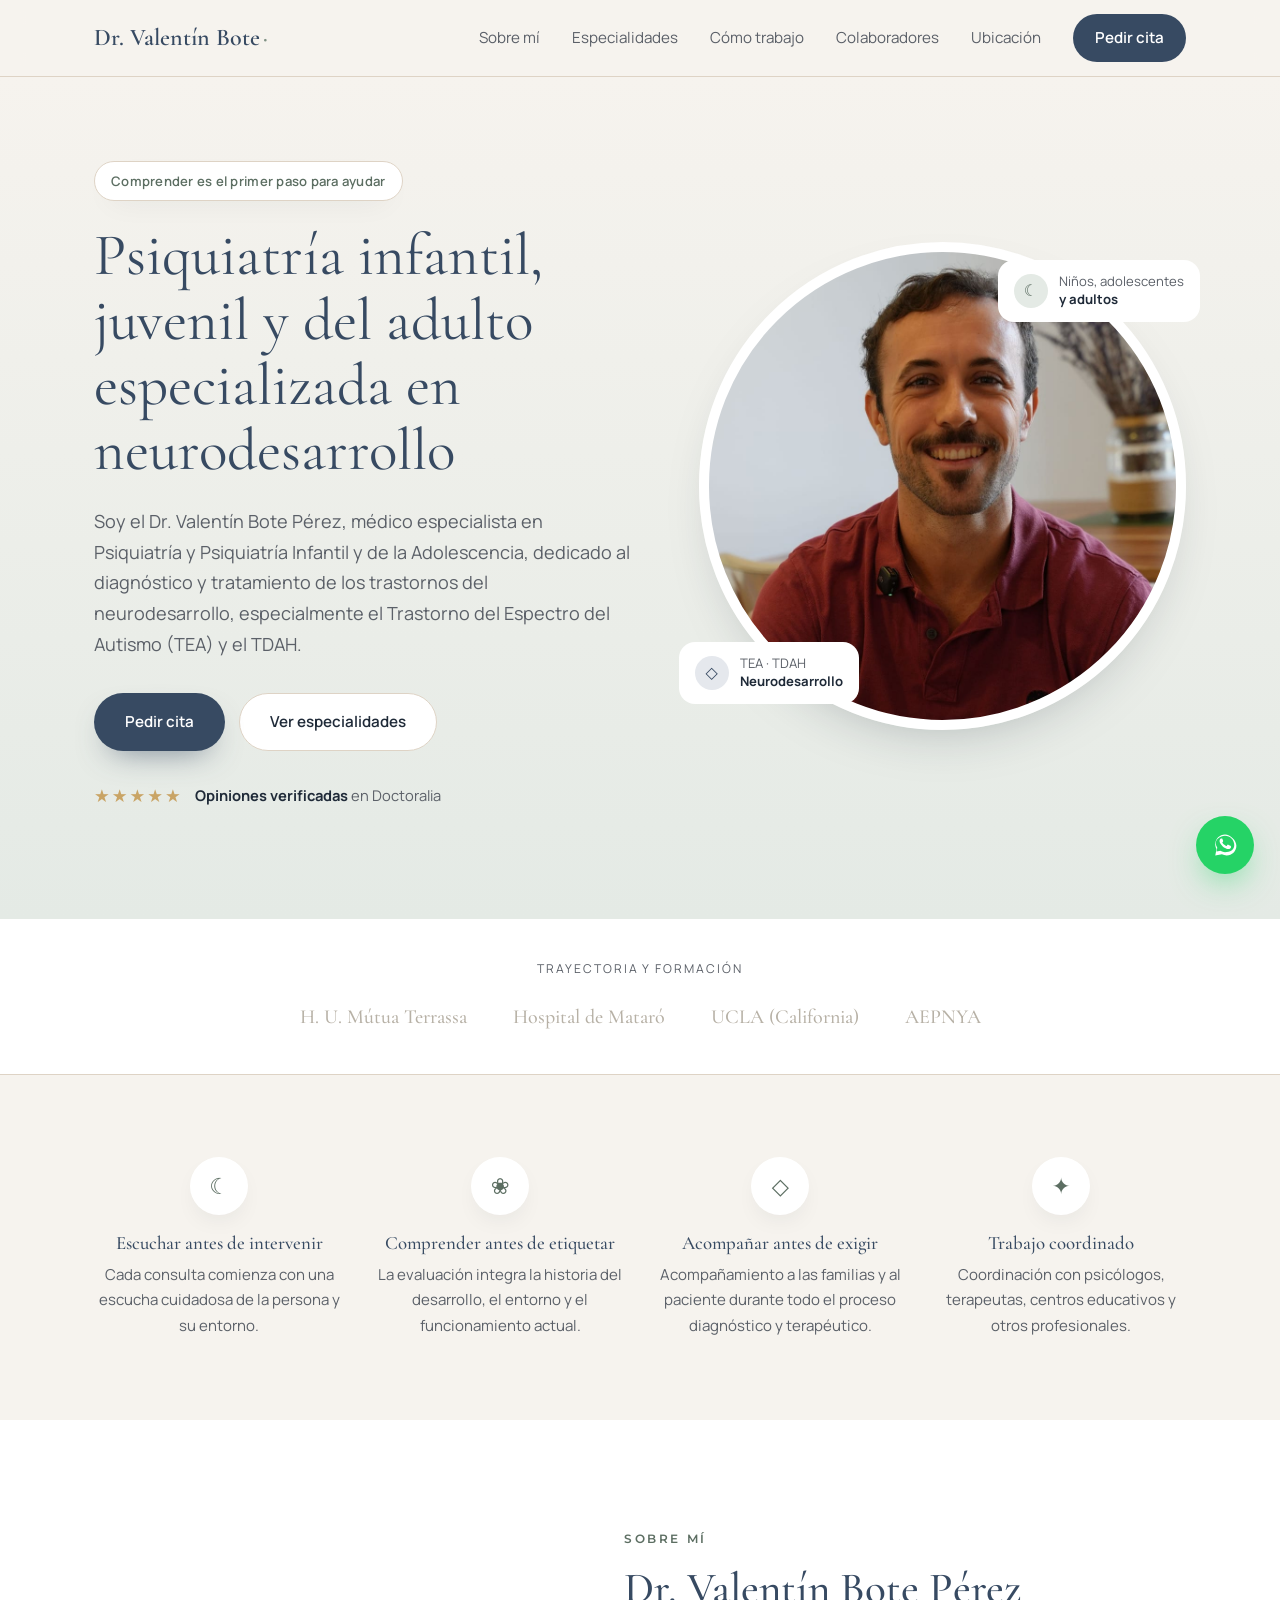
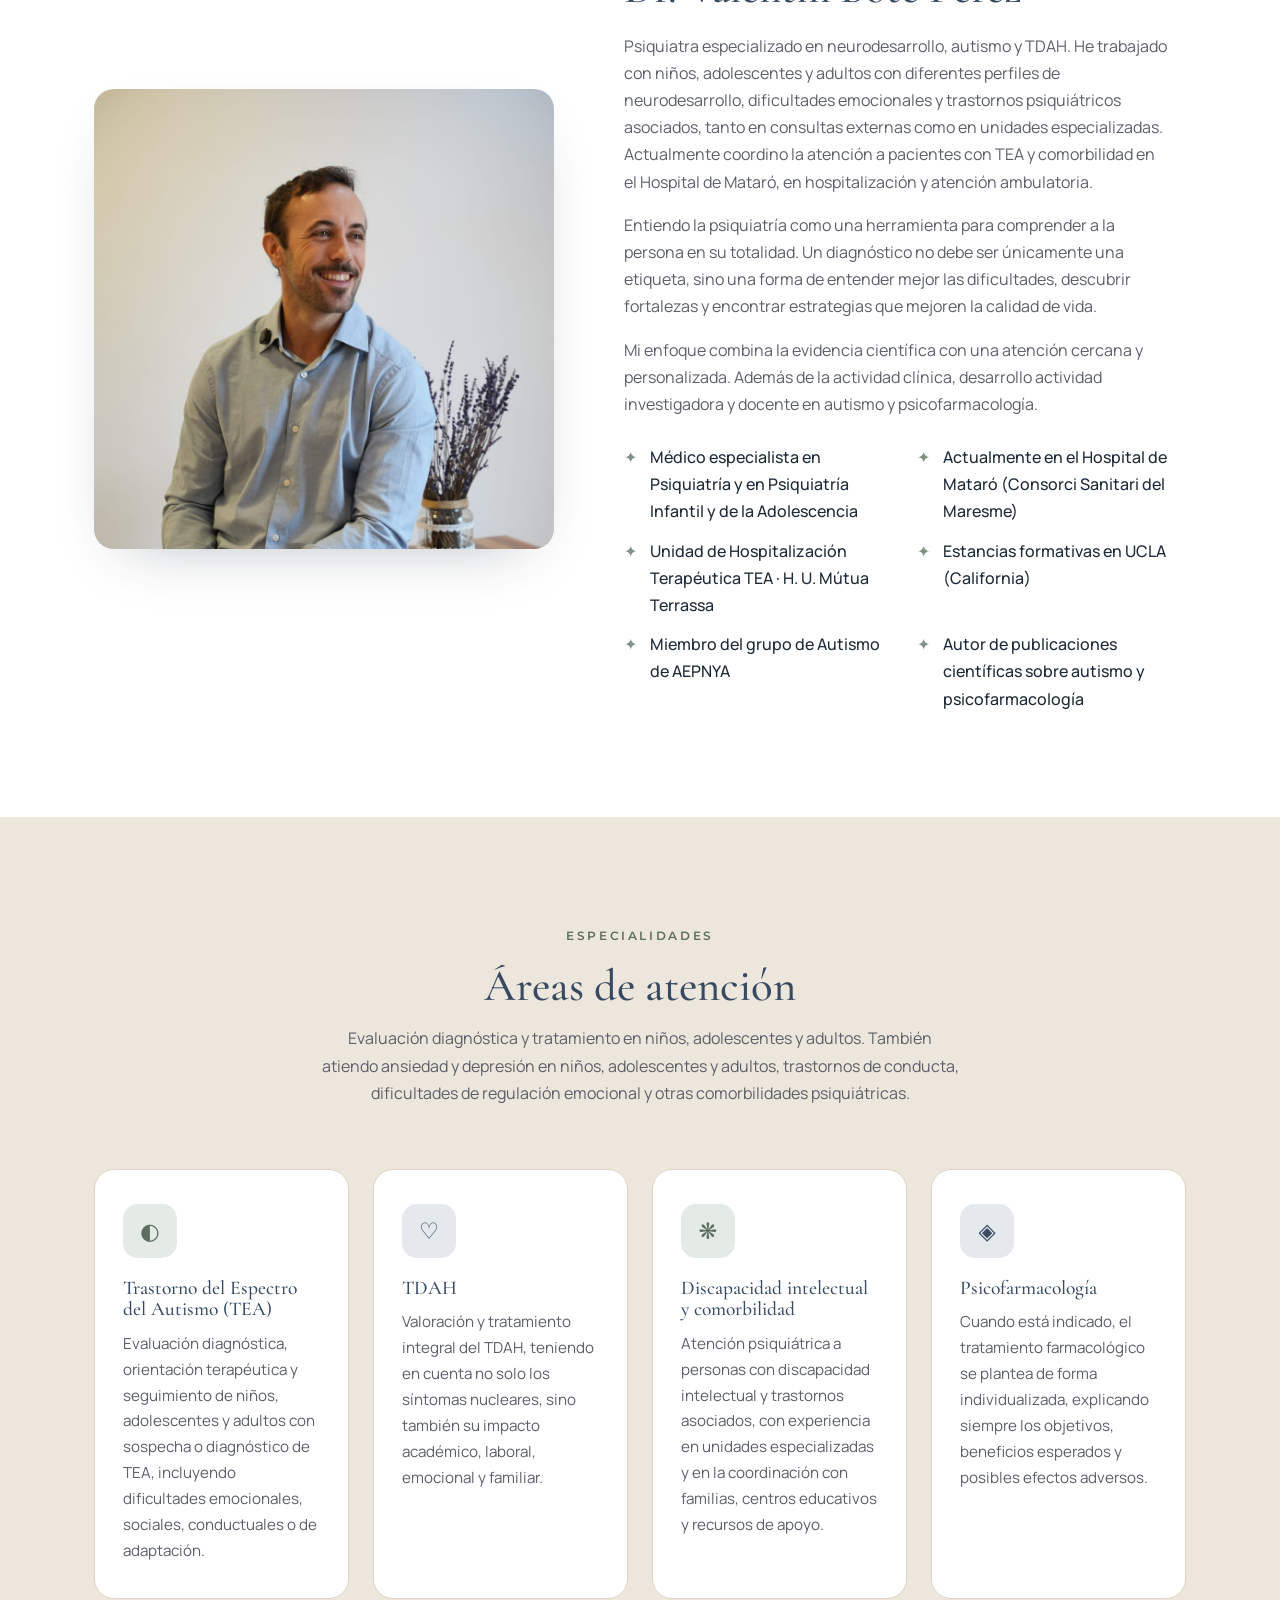
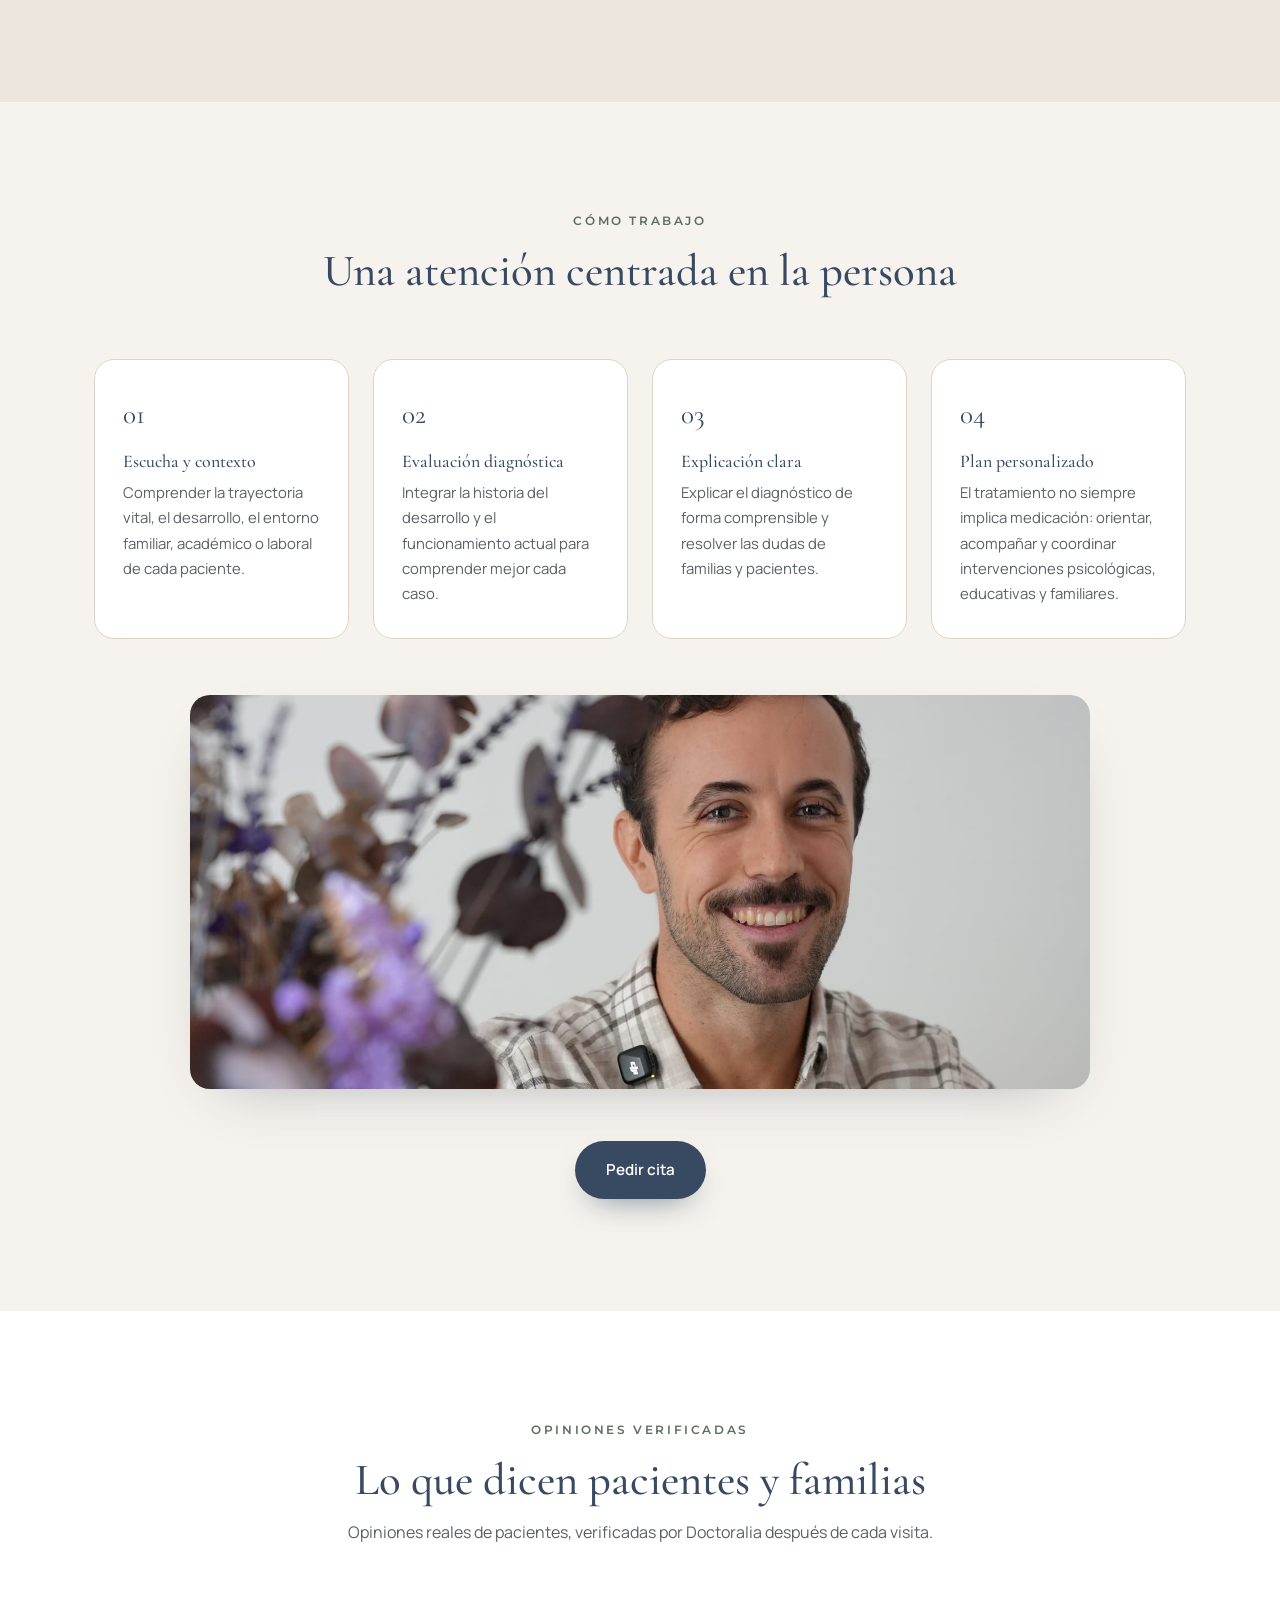
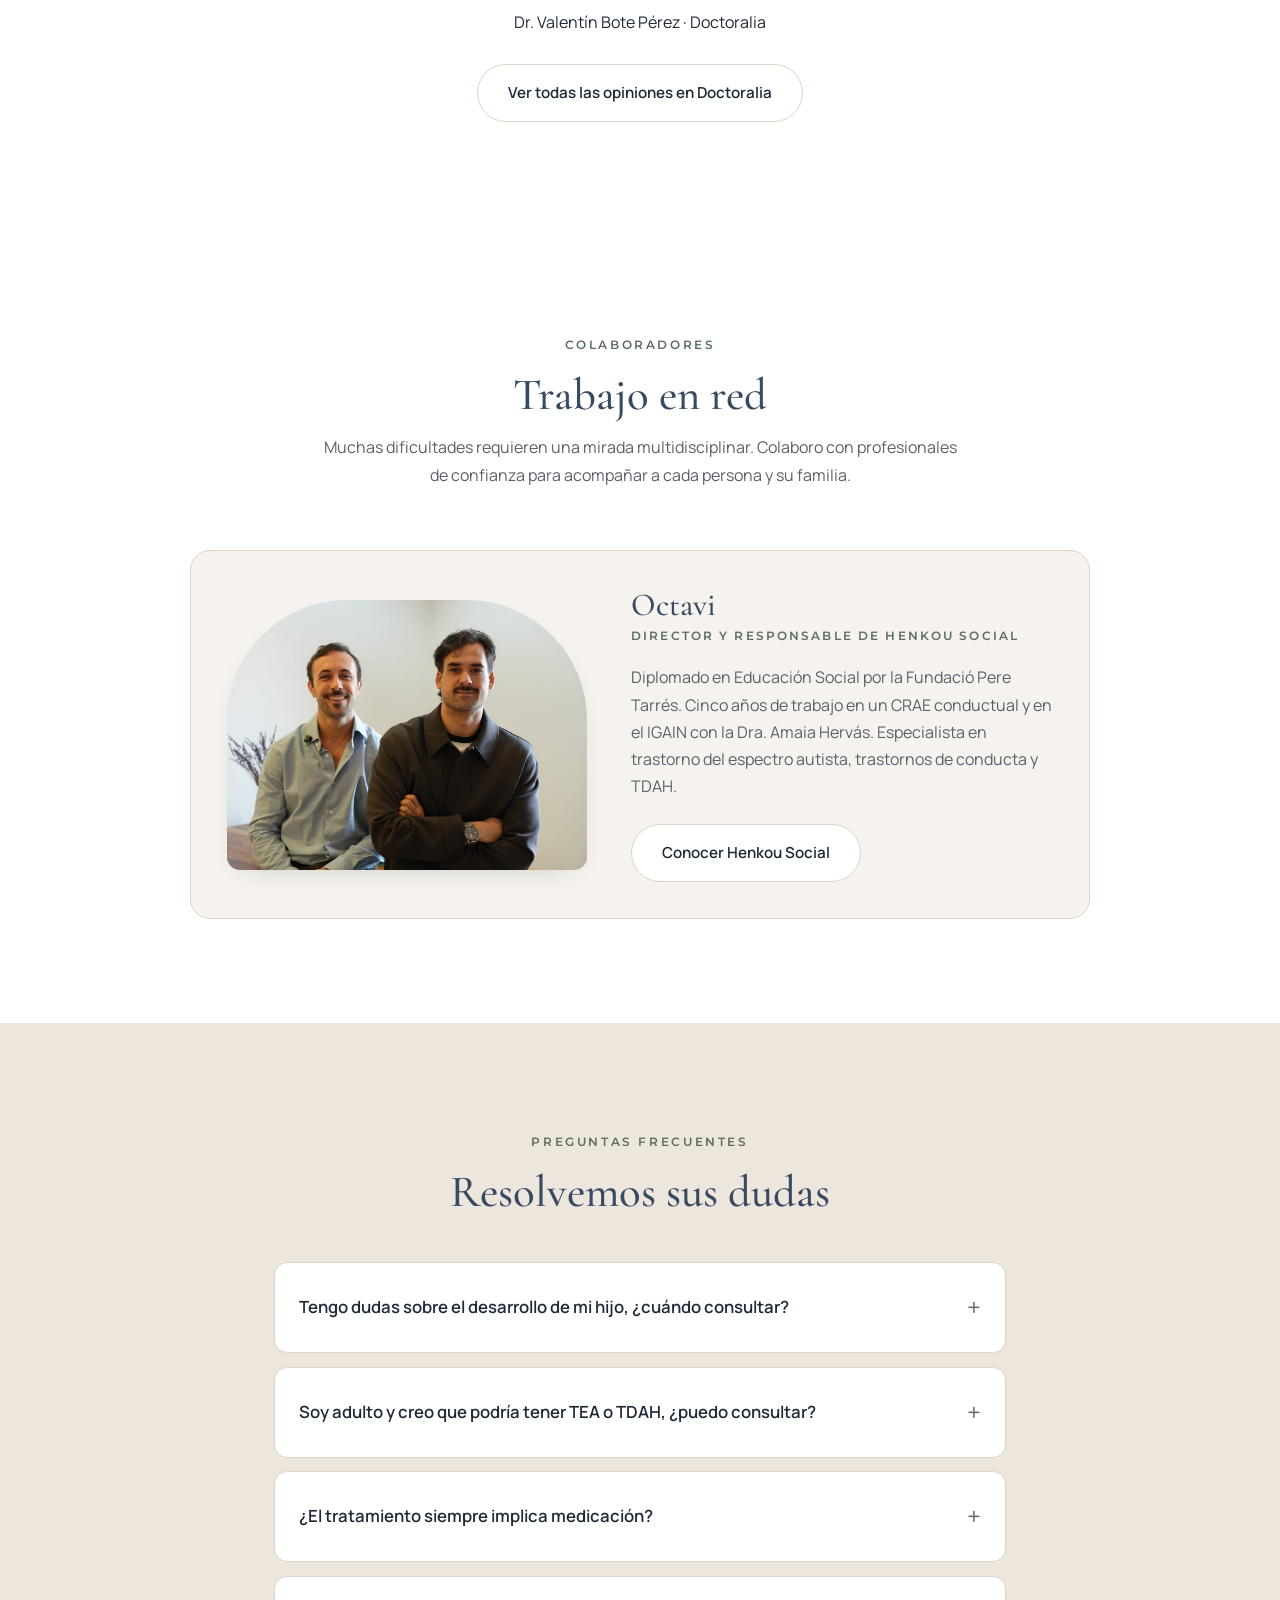
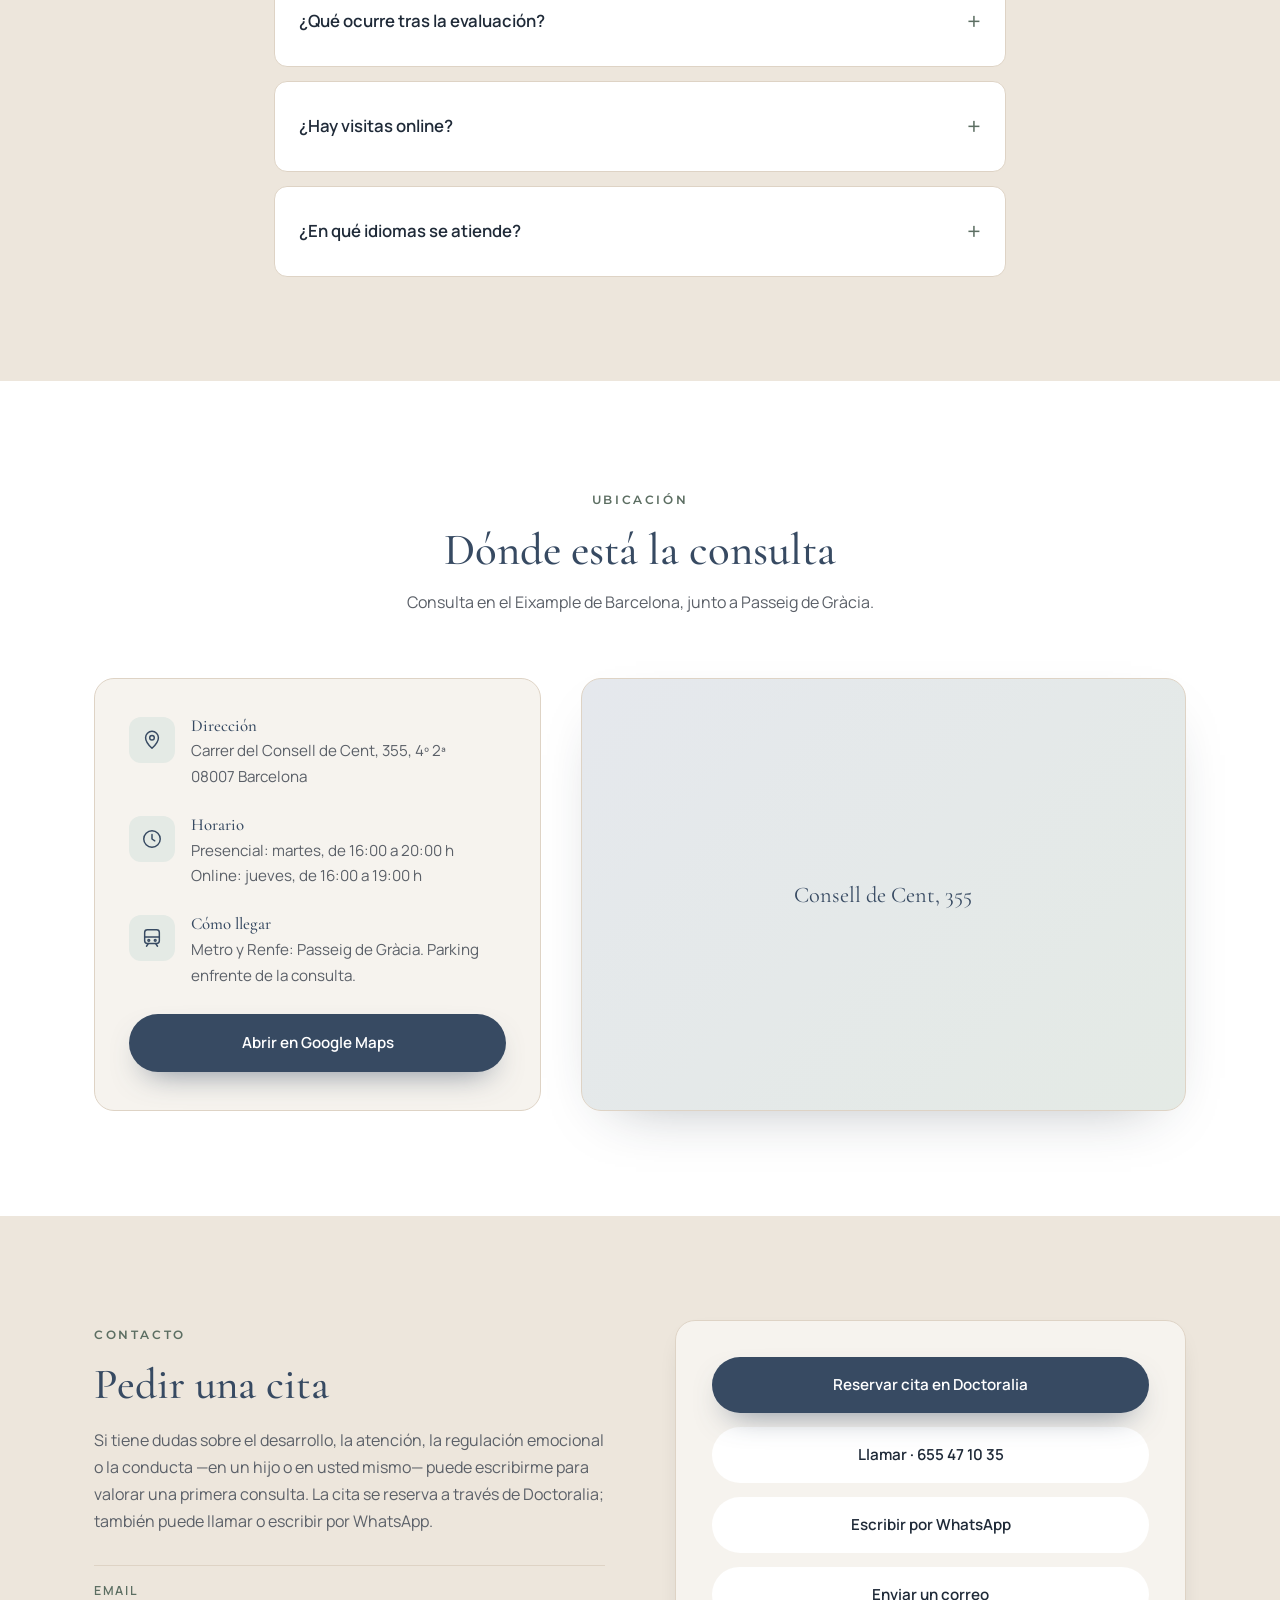
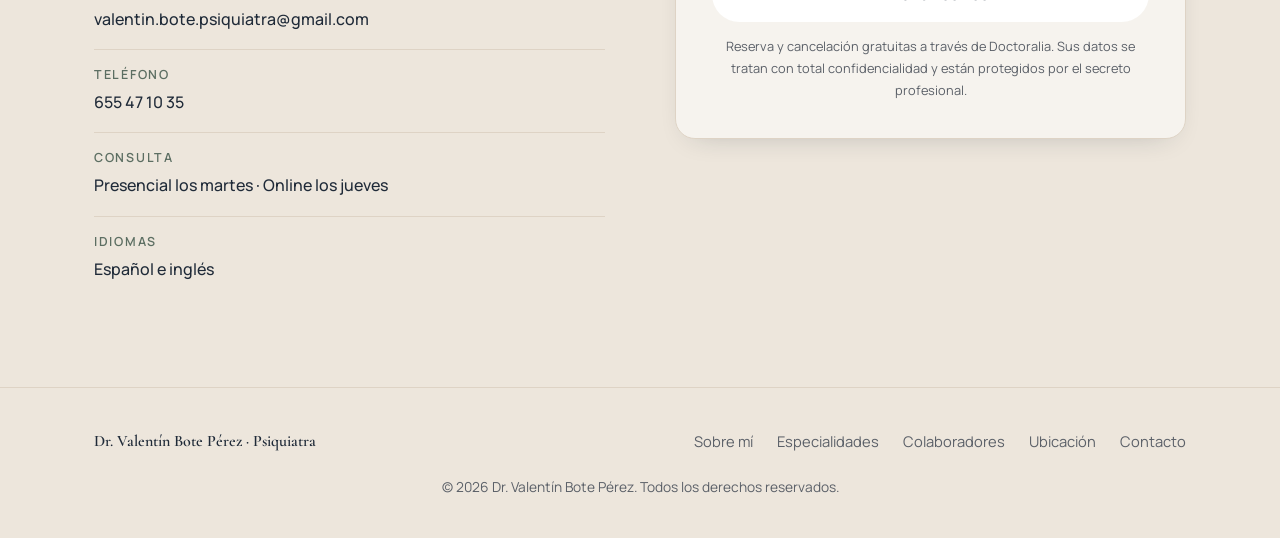
<file: index.html>
<!DOCTYPE html>
<html lang="es">
<head>
  <meta charset="UTF-8" />
  <meta name="viewport" content="width=device-width, initial-scale=1.0" />
  <title>Dr. Valentín Bote · Psiquiatra infantil, juvenil y del adulto</title>
  <meta name="description" content="Dr. Valentín Bote Pérez, médico psiquiatra especializado en neurodesarrollo, autismo (TEA) y TDAH en niños, adolescentes y adultos. Evaluación diagnóstica y tratamiento basado en la evidencia." />
  <link rel="preconnect" href="https://fonts.googleapis.com" />
  <link rel="preconnect" href="https://fonts.gstatic.com" crossorigin />
  <link href="https://fonts.googleapis.com/css2?family=Cormorant+Garamond:ital,wght@0,300;0,400;0,500;0,600;1,400&family=Montserrat:wght@500;600&family=Manrope:wght@400;500;600;700&display=swap" rel="stylesheet" />
  <link rel="stylesheet" href="styles.css" />
</head>
<body>

  <!-- ===== Navegación ===== -->
  <header class="nav">
    <div class="container nav__inner">
      <a href="#inicio" class="nav__logo">Dr.&nbsp;Valentín&nbsp;Bote<span>·</span></a>
      <nav class="nav__links" id="navLinks" aria-label="Navegación principal">
        <a href="#sobre-mi">Sobre mí</a>
        <a href="#servicios">Especialidades</a>
        <a href="#proceso">Cómo trabajo</a>
        <a href="#colaboradores">Colaboradores</a>
        <a href="#ubicacion">Ubicación</a>
        <a href="https://www.doctoralia.es/z/rVwf8S" target="_blank" rel="noopener" class="nav__cta">Pedir cita</a>
      </nav>
      <button class="nav__toggle" id="navToggle" aria-label="Abrir menú" aria-expanded="false" aria-controls="navLinks">
        <span></span><span></span><span></span>
      </button>
    </div>
  </header>

  <main>

    <!-- ===== Hero ===== -->
    <section class="hero" id="inicio">
      <div class="container hero__inner">
        <div class="hero__text">
          <span class="pill">Comprender es el primer paso para ayudar</span>
          <h1>Psiquiatría infantil, juvenil y del adulto especializada en neurodesarrollo</h1>
          <p class="lead">
            Soy el Dr. Valentín Bote Pérez, médico especialista en Psiquiatría y
            Psiquiatría Infantil y de la Adolescencia, dedicado al diagnóstico y
            tratamiento de los trastornos del neurodesarrollo, especialmente el
            Trastorno del Espectro del Autismo (TEA) y el TDAH.
          </p>
          <div class="hero__actions">
            <a href="https://www.doctoralia.es/z/rVwf8S" target="_blank" rel="noopener" class="btn btn--primary">Pedir cita</a>
            <a href="#servicios" class="btn btn--ghost">Ver especialidades</a>
          </div>

          <div class="trust">
            <div class="trust__stars" aria-label="Valoración 5 sobre 5 en Doctoralia">★★★★★</div>
            <p class="trust__text"><a href="https://www.doctoralia.es/z/rVwf8S" target="_blank" rel="noopener"><strong>Opiniones verificadas</strong> en Doctoralia</a></p>
          </div>
        </div>

        <div class="hero__media">
          <div class="hero__photo" role="img" aria-label="Retrato del Dr. Valentín Bote, psiquiatra"></div>
          <div class="hero__card hero__card--top">
            <span class="hero__card-icon">☾</span>
            <span>Niños, adolescentes<br /><strong>y adultos</strong></span>
          </div>
          <div class="hero__card hero__card--bottom">
            <span class="hero__card-icon">◇</span>
            <span>TEA · TDAH<br /><strong>Neurodesarrollo</strong></span>
          </div>
        </div>
      </div>
    </section>

    <!-- ===== Barra de confianza ===== -->
    <section class="logos">
      <div class="container">
        <p class="logos__label">Trayectoria y formación</p>
        <div class="logos__row" aria-label="Centros y entidades">
          <span>H.&nbsp;U.&nbsp;Mútua&nbsp;Terrassa</span>
          <span>Hospital&nbsp;de&nbsp;Mataró</span>
          <span>UCLA&nbsp;(California)</span>
          <span>AEPNYA</span>
        </div>
      </div>
    </section>

    <!-- ===== Valores ===== -->
    <section class="values">
      <div class="container values__grid">
        <div class="value">
          <span class="value__icon" aria-hidden="true">☾</span>
          <h3>Escuchar antes de intervenir</h3>
          <p>Cada consulta comienza con una escucha cuidadosa de la persona y su entorno.</p>
        </div>
        <div class="value">
          <span class="value__icon" aria-hidden="true">❀</span>
          <h3>Comprender antes de etiquetar</h3>
          <p>La evaluación integra la historia del desarrollo, el entorno y el funcionamiento actual.</p>
        </div>
        <div class="value">
          <span class="value__icon" aria-hidden="true">◇</span>
          <h3>Acompañar antes de exigir</h3>
          <p>Acompañamiento a las familias y al paciente durante todo el proceso diagnóstico y terapéutico.</p>
        </div>
        <div class="value">
          <span class="value__icon" aria-hidden="true">✦</span>
          <h3>Trabajo coordinado</h3>
          <p>Coordinación con psicólogos, terapeutas, centros educativos y otros profesionales.</p>
        </div>
      </div>
    </section>

    <!-- ===== Sobre mí ===== -->
    <section class="about section" id="sobre-mi">
      <div class="container about__inner">
        <div class="about__media">
          <div class="about__photo" role="img" aria-label="Foto del Dr. Valentín Bote, psiquiatra"></div>
        </div>
        <div class="about__text">
          <span class="eyebrow">Sobre mí</span>
          <h2>Dr. Valentín Bote Pérez</h2>
          <p>
            Psiquiatra especializado en neurodesarrollo, autismo y TDAH. He
            trabajado con niños, adolescentes y adultos con diferentes perfiles de
            neurodesarrollo, dificultades emocionales y trastornos psiquiátricos
            asociados, tanto en consultas externas como en unidades especializadas.
            Actualmente coordino la atención a pacientes con TEA y comorbilidad en
            el Hospital de Mataró, en hospitalización y atención ambulatoria.
          </p>
          <p>
            Entiendo la psiquiatría como una herramienta para comprender a la
            persona en su totalidad. Un diagnóstico no debe ser únicamente una
            etiqueta, sino una forma de entender mejor las dificultades, descubrir
            fortalezas y encontrar estrategias que mejoren la calidad de vida.
          </p>
          <p>
            Mi enfoque combina la evidencia científica con una atención cercana y
            personalizada. Además de la actividad clínica, desarrollo actividad
            investigadora y docente en autismo y psicofarmacología.
          </p>
          <ul class="about__creds">
            <li>Médico especialista en Psiquiatría y en Psiquiatría Infantil y de la Adolescencia</li>
            <li>Actualmente en el Hospital de Mataró (Consorci Sanitari del Maresme)</li>
            <li>Unidad de Hospitalización Terapéutica TEA · H. U. Mútua Terrassa</li>
            <li>Estancias formativas en UCLA (California)</li>
            <li>Miembro del grupo de Autismo de AEPNYA</li>
            <li>Autor de publicaciones científicas sobre autismo y psicofarmacología</li>
          </ul>
        </div>
      </div>
    </section>

    <!-- ===== Servicios ===== -->
    <section class="services section" id="servicios">
      <div class="container">
        <div class="section__head">
          <span class="eyebrow">Especialidades</span>
          <h2>Áreas de atención</h2>
          <p class="section__sub">
            Evaluación diagnóstica y tratamiento en niños, adolescentes y adultos.
            También atiendo ansiedad y depresión en niños, adolescentes y adultos,
            trastornos de conducta, dificultades de regulación emocional y otras
            comorbilidades psiquiátricas.
          </p>
        </div>

        <div class="services__grid">
          <article class="card">
            <span class="card__icon" aria-hidden="true">◐</span>
            <h3>Trastorno del Espectro del Autismo (TEA)</h3>
            <p>Evaluación diagnóstica, orientación terapéutica y seguimiento de niños, adolescentes y adultos con sospecha o diagnóstico de TEA, incluyendo dificultades emocionales, sociales, conductuales o de adaptación.</p>
          </article>
          <article class="card">
            <span class="card__icon" aria-hidden="true">♡</span>
            <h3>TDAH</h3>
            <p>Valoración y tratamiento integral del TDAH, teniendo en cuenta no solo los síntomas nucleares, sino también su impacto académico, laboral, emocional y familiar.</p>
          </article>
          <article class="card">
            <span class="card__icon" aria-hidden="true">❋</span>
            <h3>Discapacidad intelectual y comorbilidad</h3>
            <p>Atención psiquiátrica a personas con discapacidad intelectual y trastornos asociados, con experiencia en unidades especializadas y en la coordinación con familias, centros educativos y recursos de apoyo.</p>
          </article>
          <article class="card">
            <span class="card__icon" aria-hidden="true">◈</span>
            <h3>Psicofarmacología</h3>
            <p>Cuando está indicado, el tratamiento farmacológico se plantea de forma individualizada, explicando siempre los objetivos, beneficios esperados y posibles efectos adversos.</p>
          </article>
        </div>
      </div>
    </section>

    <!-- ===== Proceso ===== -->
    <section class="process section" id="proceso">
      <div class="container">
        <div class="section__head">
          <span class="eyebrow">Cómo trabajo</span>
          <h2>Una atención centrada en la persona</h2>
        </div>
        <ol class="steps">
          <li class="step">
            <span class="step__num">01</span>
            <h3>Escucha y contexto</h3>
            <p>Comprender la trayectoria vital, el desarrollo, el entorno familiar, académico o laboral de cada paciente.</p>
          </li>
          <li class="step">
            <span class="step__num">02</span>
            <h3>Evaluación diagnóstica</h3>
            <p>Integrar la historia del desarrollo y el funcionamiento actual para comprender mejor cada caso.</p>
          </li>
          <li class="step">
            <span class="step__num">03</span>
            <h3>Explicación clara</h3>
            <p>Explicar el diagnóstico de forma comprensible y resolver las dudas de familias y pacientes.</p>
          </li>
          <li class="step">
            <span class="step__num">04</span>
            <h3>Plan personalizado</h3>
            <p>El tratamiento no siempre implica medicación: orientar, acompañar y coordinar intervenciones psicológicas, educativas y familiares.</p>
          </li>
        </ol>
        <div class="process__photo" role="img" aria-label="El Dr. Bote en su consulta"></div>
        <div class="process__cta">
          <a href="https://www.doctoralia.es/z/rVwf8S" target="_blank" rel="noopener" class="btn btn--primary">Pedir cita</a>
        </div>
      </div>
    </section>

    <!-- ===== Opiniones verificadas (Doctoralia) ===== -->
    <section class="testimonials section" id="testimonios">
      <div class="container">
        <div class="section__head">
          <span class="eyebrow">Opiniones verificadas</span>
          <h2>Lo que dicen pacientes y familias</h2>
          <p class="section__sub">Opiniones reales de pacientes, verificadas por Doctoralia después de cada visita.</p>
        </div>

          <div class="doctoralia">
            <a id="zl-url" class="zl-url" href="https://www.doctoralia.es/z/rVwf8S" rel="nofollow noopener" target="_blank" data-zlw-doctor="valentin-bote-perez" data-zlw-type="big_with_calendar" data-zlw-opinion="true" data-zlw-hide-branding="false" data-zlw-saas-only="false" data-zlw-a11y-title="Reserva de cita y opiniones en Doctoralia">Dr. Valentín Bote Pérez · Doctoralia</a>
            <script>!function($_x,_s,id){var js,fjs=$_x.getElementsByTagName(_s)[0];if(!$_x.getElementById(id)){js=$_x.createElement(_s);js.id=id;js.src="//platform.docplanner.com/js/widget.js";fjs.parentNode.insertBefore(js,fjs);}}(document,"script","zl-widget-s");</script>
            <p class="doctoralia__link"><a class="btn btn--ghost" href="https://www.doctoralia.es/z/rVwf8S" target="_blank" rel="noopener">Ver todas las opiniones en Doctoralia</a></p>
          </div>
      </div>
    </section>

    <!-- ===== Colaboradores ===== -->
    <section class="partners section" id="colaboradores">
      <div class="container">
        <div class="section__head">
          <span class="eyebrow">Colaboradores</span>
          <h2>Trabajo en red</h2>
          <p class="section__sub">
            Muchas dificultades requieren una mirada multidisciplinar. Colaboro con
            profesionales de confianza para acompañar a cada persona y su familia.
          </p>
        </div>

        <article class="partner">
          <div class="partner__photo" role="img" aria-label="Octavi y el Dr. Valentín Bote en la consulta"></div>
          <div class="partner__body">
            <h3>Octavi</h3>
            <p class="partner__role">Director y responsable de Henkou Social</p>
            <p>
              Diplomado en Educación Social por la Fundació Pere Tarrés. Cinco años
              de trabajo en un CRAE conductual y en el IGAIN con la Dra. Amaia
              Hervás. Especialista en trastorno del espectro autista, trastornos de
              conducta y TDAH.
            </p>
            <a class="btn btn--ghost" href="https://henkousocial.com" target="_blank" rel="noopener">Conocer Henkou Social</a>
          </div>
        </article>
      </div>
    </section>

    <!-- ===== FAQ ===== -->
    <section class="faq section" id="faq">
      <div class="container faq__inner">
        <div class="section__head faq__head">
          <span class="eyebrow">Preguntas frecuentes</span>
          <h2>Resolvemos sus dudas</h2>
        </div>
        <div class="faq__list">
          <details class="faq__item">
            <summary>Tengo dudas sobre el desarrollo de mi hijo, ¿cuándo consultar?</summary>
            <p>Muchas familias llegan a consulta después de años intentando comprender determinadas dificultades: problemas sociales, atención, regulación emocional, conducta o adaptación escolar. La evaluación psiquiátrica permite ordenar la información, resolver dudas y orientar los siguientes pasos.</p>
          </details>
          <details class="faq__item">
            <summary>Soy adulto y creo que podría tener TEA o TDAH, ¿puedo consultar?</summary>
            <p>Sí. Algunas personas llegan a la edad adulta con preguntas sobre su forma de relacionarse, gestionar las emociones, organizarse o adaptarse a determinadas situaciones. Una evaluación especializada puede ayudar a comprender mejor estas dificultades y encontrar herramientas adecuadas.</p>
          </details>
          <details class="faq__item">
            <summary>¿El tratamiento siempre implica medicación?</summary>
            <p>No. En muchos casos consiste en orientar, explicar, acompañar y coordinar diferentes intervenciones psicológicas, educativas y familiares. Cuando el tratamiento farmacológico está indicado, se plantea de forma individualizada, valorando siempre beneficios, riesgos y preferencias de la persona.</p>
          </details>
          <details class="faq__item">
            <summary>¿Qué ocurre tras la evaluación?</summary>
            <p>Se explica el diagnóstico de forma clara y comprensible, se resuelven las dudas de la familia y del paciente, y se establecen objetivos realistas y personalizados, trabajando de forma coordinada con psicólogos, terapeutas y centros educativos cuando es necesario.</p>
          </details>
          <details class="faq__item">
            <summary>¿Hay visitas online?</summary>
            <p>Sí. Las videoconsultas se realizan los jueves, de 16:00 a 19:00 h. Las visitas presenciales son los martes, de 16:00 a 20:00 h, en la consulta de Barcelona.</p>
          </details>
          <details class="faq__item">
            <summary>¿En qué idiomas se atiende?</summary>
            <p>Las visitas pueden realizarse en español o en inglés.</p>
          </details>
        </div>
      </div>
    </section>

    <!-- ===== Ubicación ===== -->
    <section class="location section" id="ubicacion">
      <div class="container">
        <div class="section__head">
          <span class="eyebrow">Ubicación</span>
          <h2>Dónde está la consulta</h2>
          <p class="section__sub">Consulta en el Eixample de Barcelona, junto a Passeig de Gràcia.</p>
        </div>

        <div class="location__inner">
          <div class="location__info">
            <div class="location__row">
              <span class="location__icon"><svg viewBox="0 0 24 24" width="22" height="22" fill="none" stroke="currentColor" stroke-width="1.6" stroke-linecap="round" stroke-linejoin="round" aria-hidden="true"><path d="M12 21s-7-6.3-7-11.5a7 7 0 0 1 14 0C19 14.7 12 21 12 21z"/><circle cx="12" cy="9.5" r="2.5"/></svg></span>
              <div>
                <h3>Dirección</h3>
                <p>Carrer del Consell de Cent, 355, 4º 2ª<br />08007 Barcelona</p>
              </div>
            </div>
            <div class="location__row">
              <span class="location__icon"><svg viewBox="0 0 24 24" width="22" height="22" fill="none" stroke="currentColor" stroke-width="1.6" stroke-linecap="round" stroke-linejoin="round" aria-hidden="true"><circle cx="12" cy="12" r="9"/><path d="M12 7v5l3 2"/></svg></span>
              <div>
                <h3>Horario</h3>
                <p>Presencial: martes, de 16:00 a 20:00 h<br />Online: jueves, de 16:00 a 19:00 h</p>
              </div>
            </div>
            <div class="location__row">
              <span class="location__icon"><svg viewBox="0 0 24 24" width="22" height="22" fill="none" stroke="currentColor" stroke-width="1.6" stroke-linecap="round" stroke-linejoin="round" aria-hidden="true"><rect x="4" y="3" width="16" height="15" rx="3"/><path d="M4 11h16M8 18l-2 3M16 18l2 3"/><circle cx="8.5" cy="14.5" r="1"/><circle cx="15.5" cy="14.5" r="1"/></svg></span>
              <div>
                <h3>Cómo llegar</h3>
                <p>Metro y Renfe: Passeig de Gràcia. Parking enfrente de la consulta.</p>
              </div>
            </div>
            <a class="btn btn--primary" href="https://www.google.com/maps/search/?api=1&query=Carrer+del+Consell+de+Cent+355,+08007+Barcelona" target="_blank" rel="noopener">Abrir en Google Maps</a>
          </div>

          <div class="location__map">
            <span class="location__map-fallback" aria-hidden="true">Consell de Cent, 355</span>
            <iframe
              title="Mapa: Carrer del Consell de Cent, 355, Barcelona"
              src="https://www.google.com/maps?q=Carrer+del+Consell+de+Cent+355%2C+08007+Barcelona&z=16&hl=es&output=embed"
              loading="lazy"
              referrerpolicy="no-referrer-when-downgrade"
              allowfullscreen></iframe>
          </div>
        </div>
      </div>
    </section>

    <!-- ===== Contacto ===== -->
    <section class="contact section" id="contacto">
      <div class="container contact__inner">
        <div class="contact__text">
          <span class="eyebrow">Contacto</span>
          <h2>Pedir una cita</h2>
          <p>
            Si tiene dudas sobre el desarrollo, la atención, la regulación
            emocional o la conducta —en un hijo o en usted mismo— puede
            escribirme para valorar una primera consulta. La cita se reserva a través de Doctoralia; también puede llamar o escribir por WhatsApp.
          </p>
          <ul class="contact__list">
            <li><span>Email</span> <a href="mailto:valentin.bote.psiquiatra@gmail.com">valentin.bote.psiquiatra@gmail.com</a></li>
            <li><span>Teléfono</span> <a href="tel:+34655471035">655 47 10 35</a></li>
            <li><span>Consulta</span> Presencial los martes · Online los jueves</li>
            <li><span>Idiomas</span> Español e inglés</li>
          </ul>
        </div>

        <div class="contact__form contact__actions">
          <a class="btn btn--primary btn--full" href="https://www.doctoralia.es/z/rVwf8S" target="_blank" rel="noopener">Reservar cita en Doctoralia</a>
          <a class="btn btn--ghost btn--full" href="tel:+34655471035">Llamar · 655 47 10 35</a>
          <a class="btn btn--ghost btn--full" href="https://wa.me/34655471035" target="_blank" rel="noopener">Escribir por WhatsApp</a>
          <a class="btn btn--ghost btn--full" href="mailto:valentin.bote.psiquiatra@gmail.com">Enviar un correo</a>
          <p class="contact__privacy">Reserva y cancelación gratuitas a través de Doctoralia. Sus datos se tratan con total confidencialidad y están protegidos por el secreto profesional.</p>
        </div>
      </div>
    </section>

  </main>

  <!-- ===== Footer ===== -->
  <footer class="footer">
    <div class="container footer__inner">
      <span class="footer__logo">Dr. Valentín Bote Pérez · Psiquiatra</span>
      <nav class="footer__links">
        <a href="#sobre-mi">Sobre mí</a>
        <a href="#servicios">Especialidades</a>
        <a href="#colaboradores">Colaboradores</a>
        <a href="#ubicacion">Ubicación</a>
        <a href="#contacto">Contacto</a>
      </nav>
      <p class="footer__copy">© 2026 Dr. Valentín Bote Pérez. Todos los derechos reservados.</p>
    </div>
  </footer>

  <!-- ===== Botón flotante WhatsApp ===== -->
  <a href="https://wa.me/34655471035" target="_blank" rel="noopener" class="wa" aria-label="Contactar por WhatsApp">
    <svg viewBox="0 0 32 32" width="26" height="26" aria-hidden="true" fill="currentColor">
      <path d="M16 3C9.4 3 4 8.4 4 15c0 2.1.6 4.2 1.6 6L4 29l8.2-1.5c1.7.9 3.7 1.4 5.8 1.4 6.6 0 12-5.4 12-12S22.6 3 16 3zm0 21.8c-1.8 0-3.6-.5-5.1-1.4l-.4-.2-4.9.9.9-4.8-.3-.4c-1-1.6-1.5-3.4-1.5-5.3C4.6 9.7 9.7 4.6 16 4.6S27.4 9.7 27.4 16 22.3 24.8 16 24.8zm6.3-8.1c-.3-.2-2-1-2.3-1.1-.3-.1-.5-.2-.8.2-.2.3-.9 1.1-1.1 1.3-.2.2-.4.3-.7.1-.3-.2-1.4-.5-2.7-1.7-1-.9-1.7-2-1.9-2.3-.2-.3 0-.5.1-.7l.5-.6c.2-.2.2-.3.3-.5.1-.2 0-.4 0-.6l-1-2.4c-.3-.6-.5-.5-.7-.5h-.6c-.2 0-.6.1-.9.4-.3.3-1.2 1.2-1.2 2.9s1.2 3.3 1.4 3.6c.2.2 2.5 3.8 6 5.3.8.4 1.5.6 2 .7.8.3 1.6.2 2.2.1.7-.1 2-.8 2.3-1.6.3-.8.3-1.5.2-1.6-.1-.2-.3-.2-.6-.4z"/>
    </svg>
  </a>

  <script src="script.js"></script>
</body>
</html>
</file>
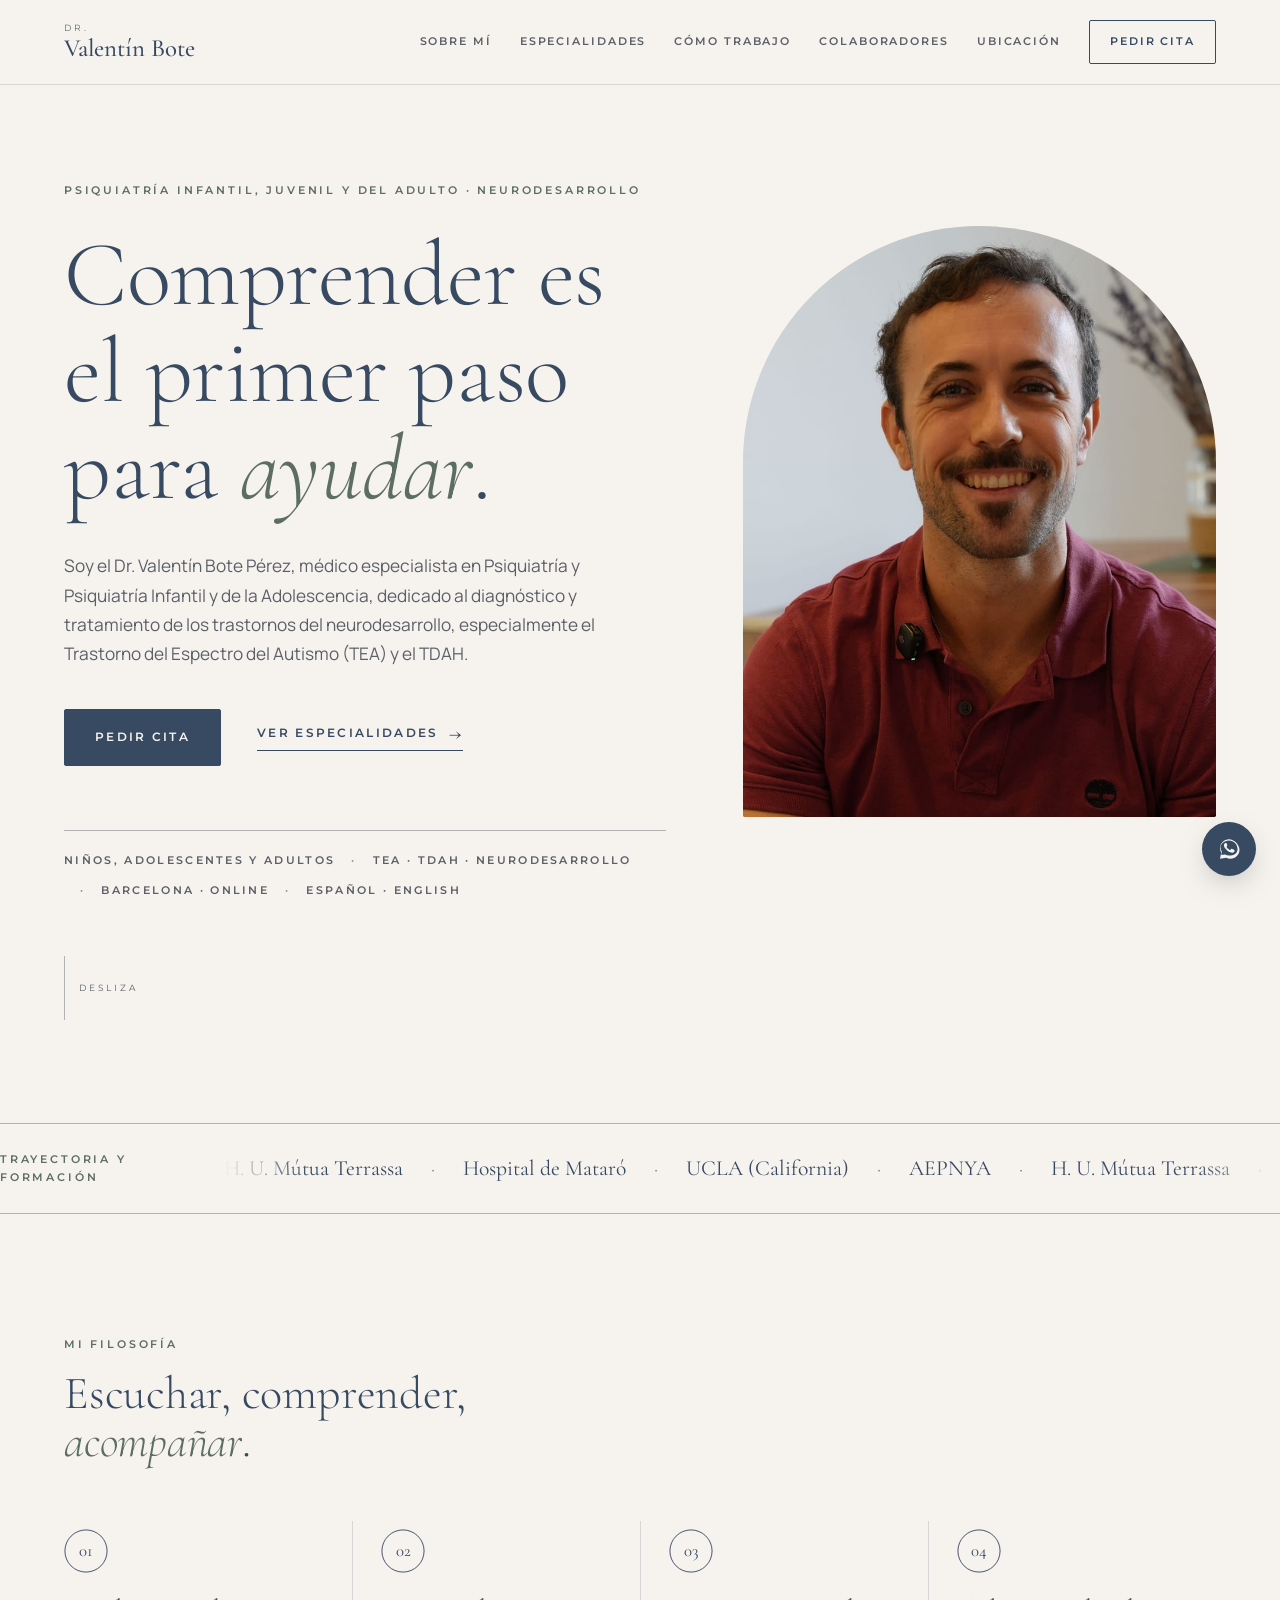
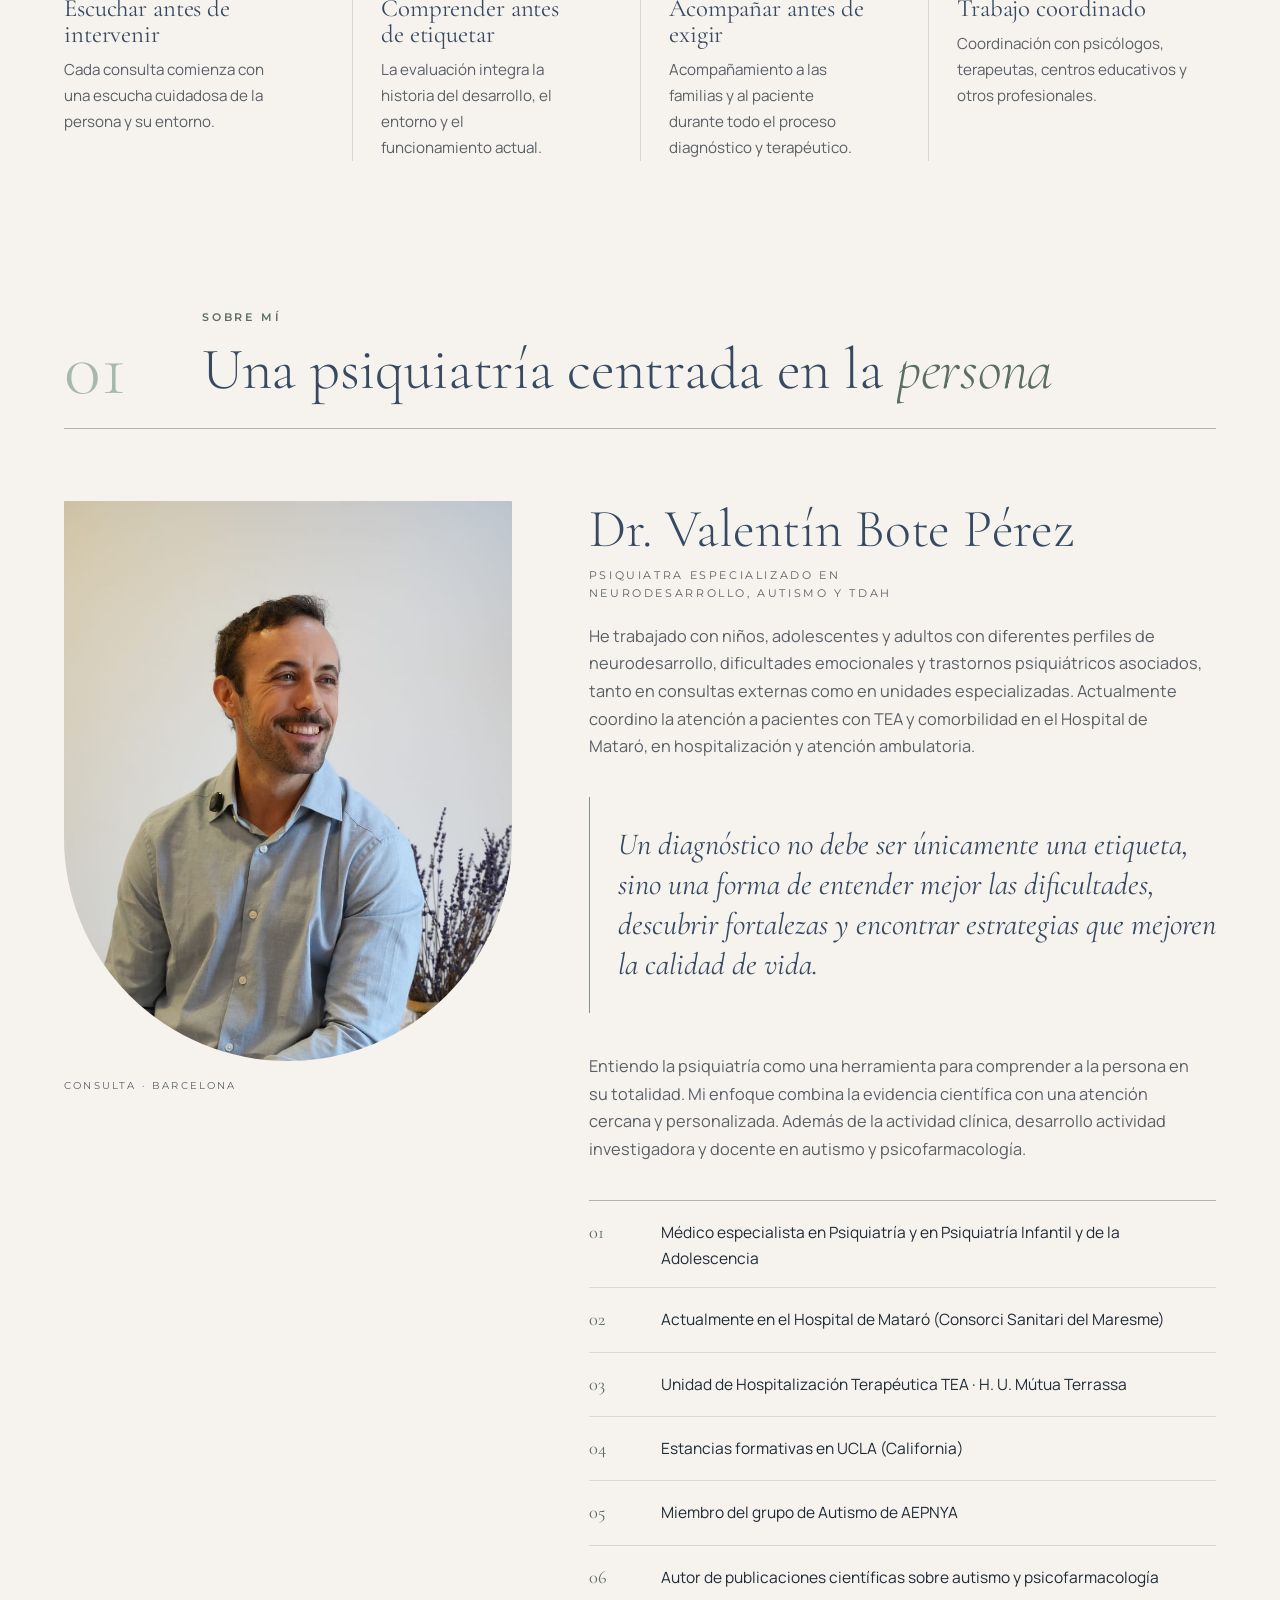
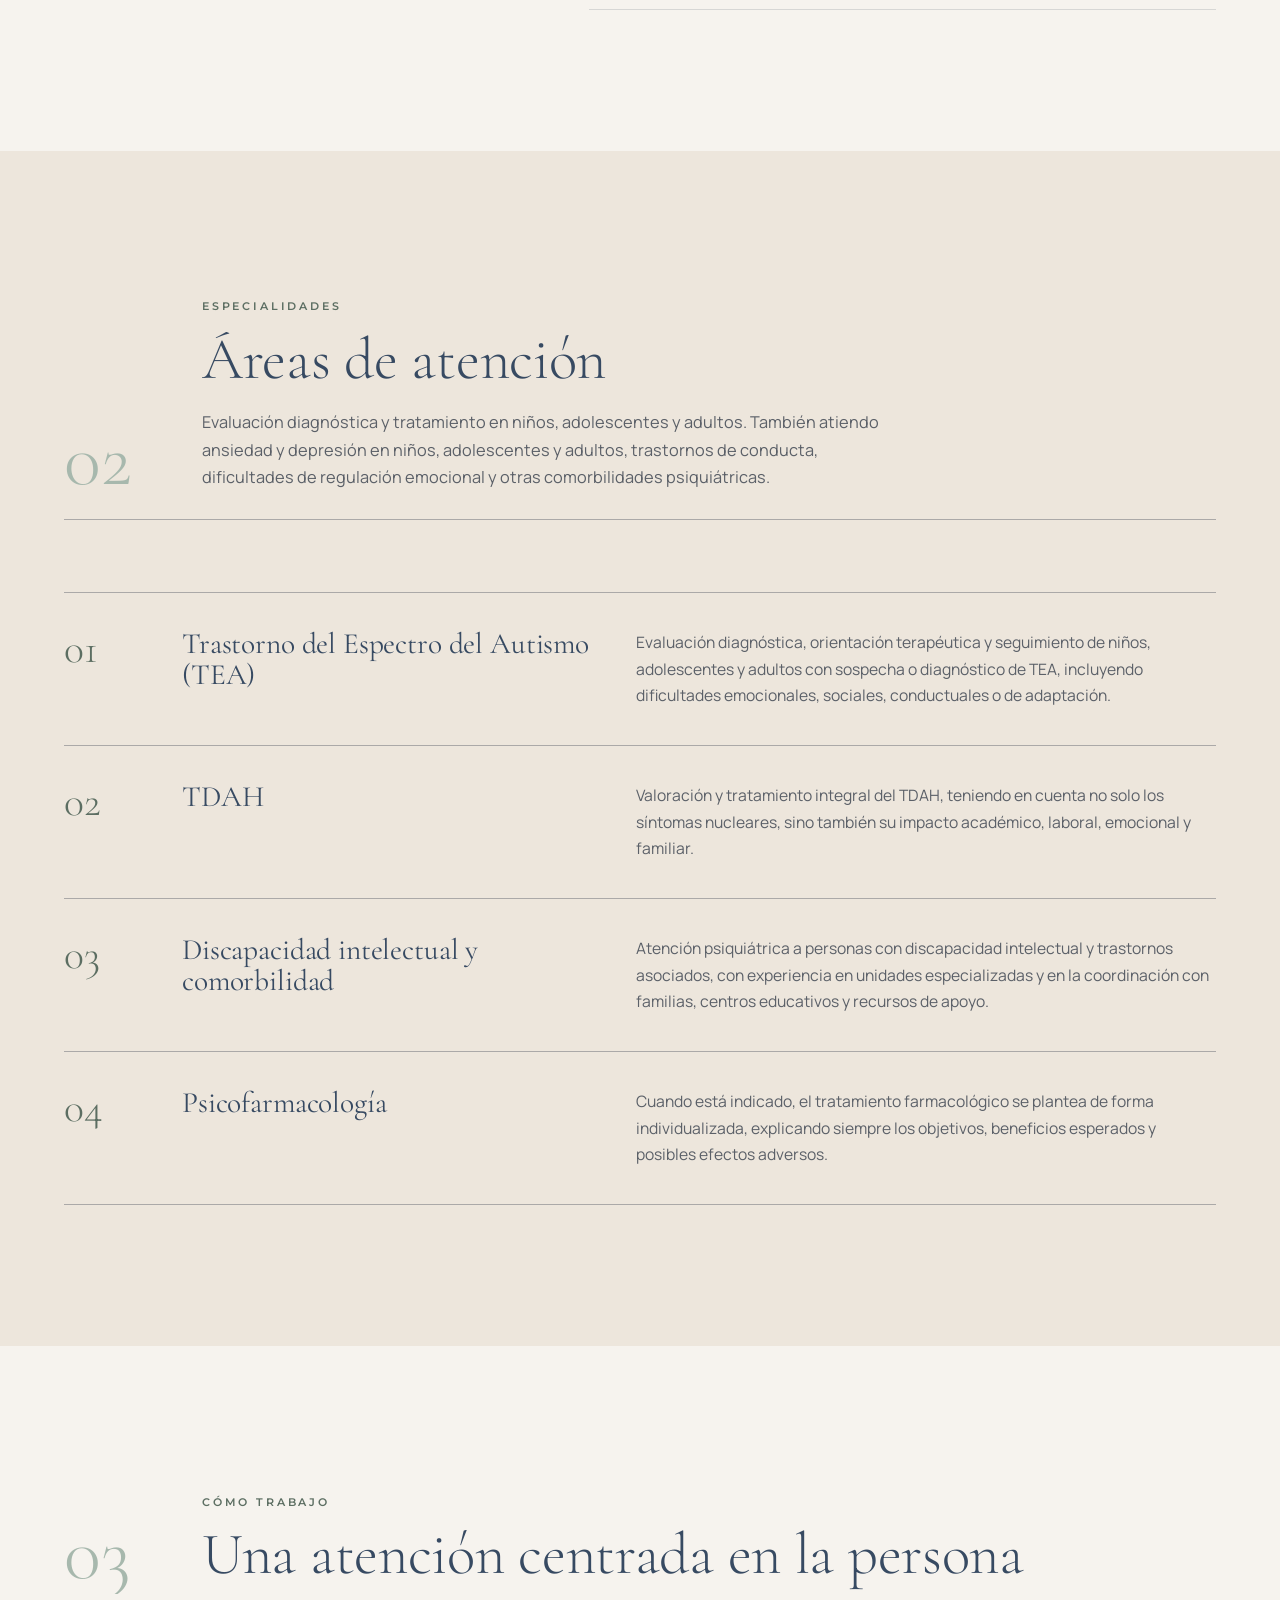
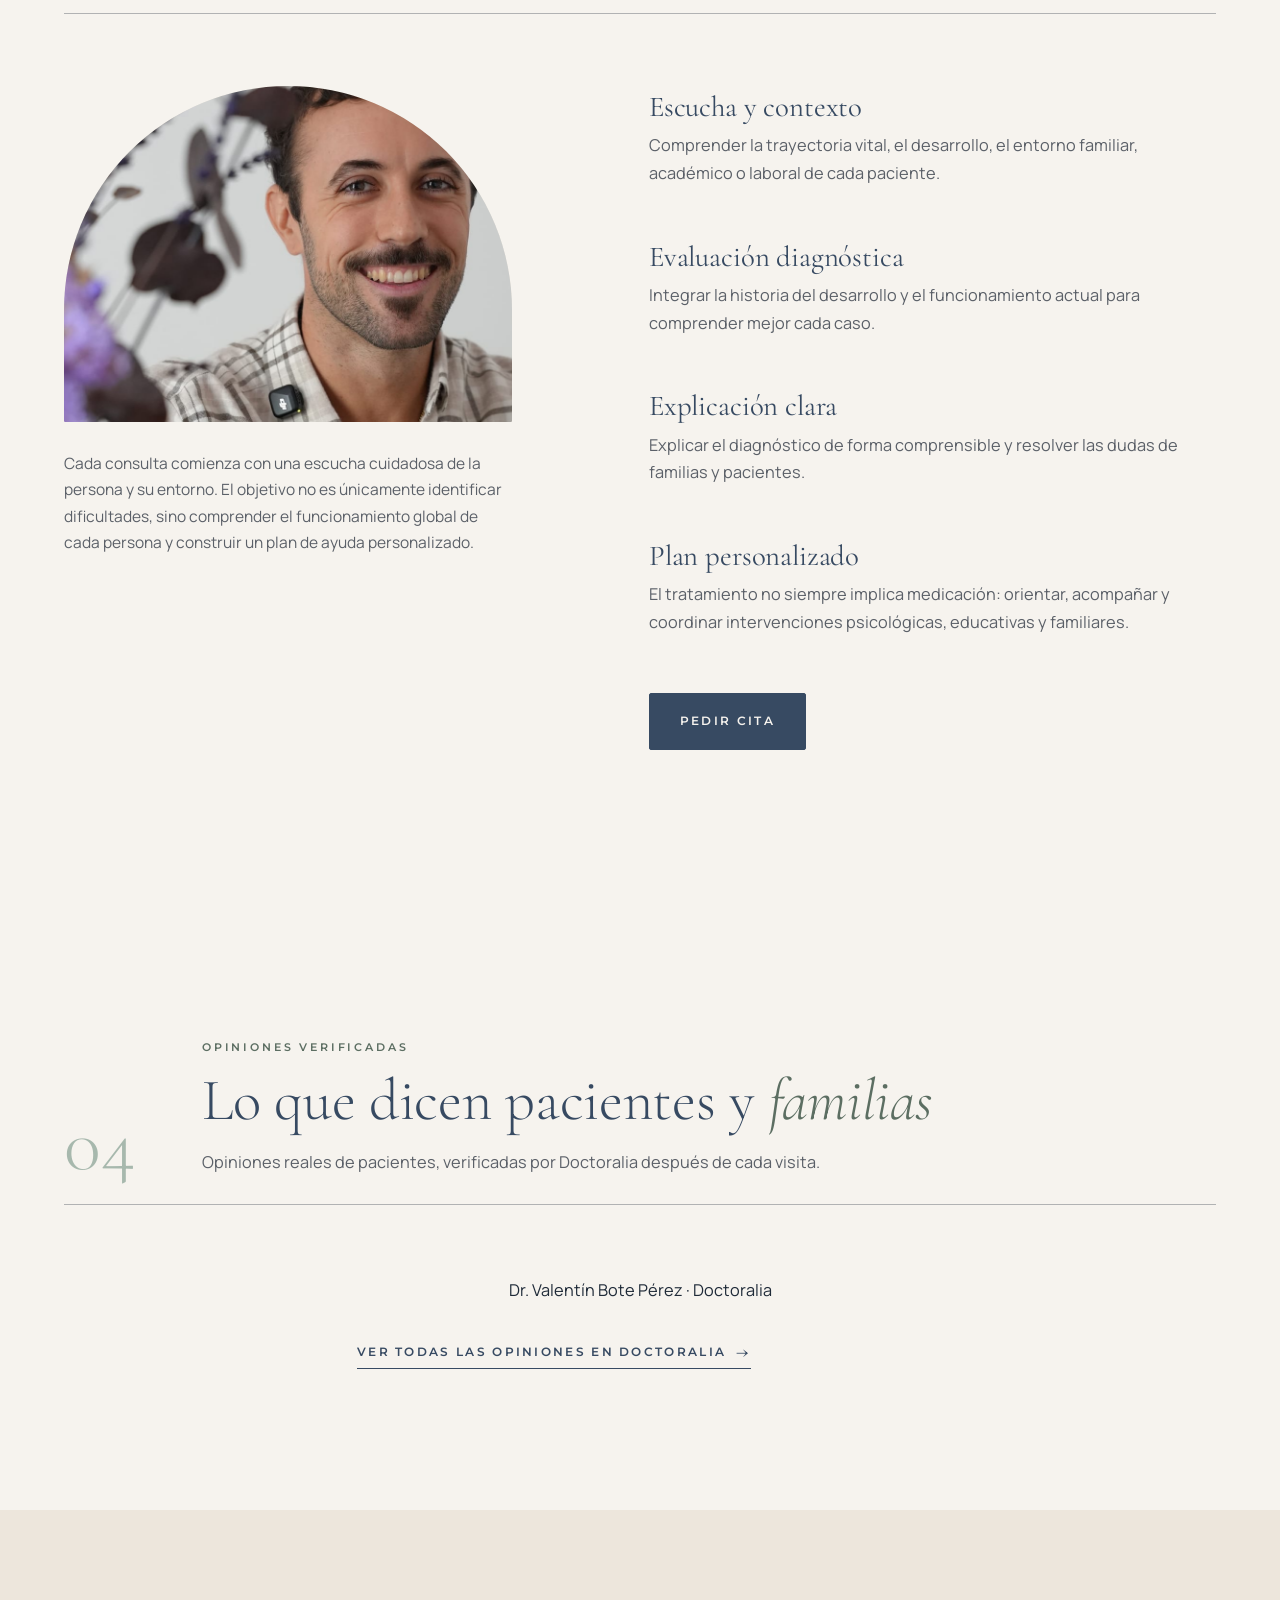
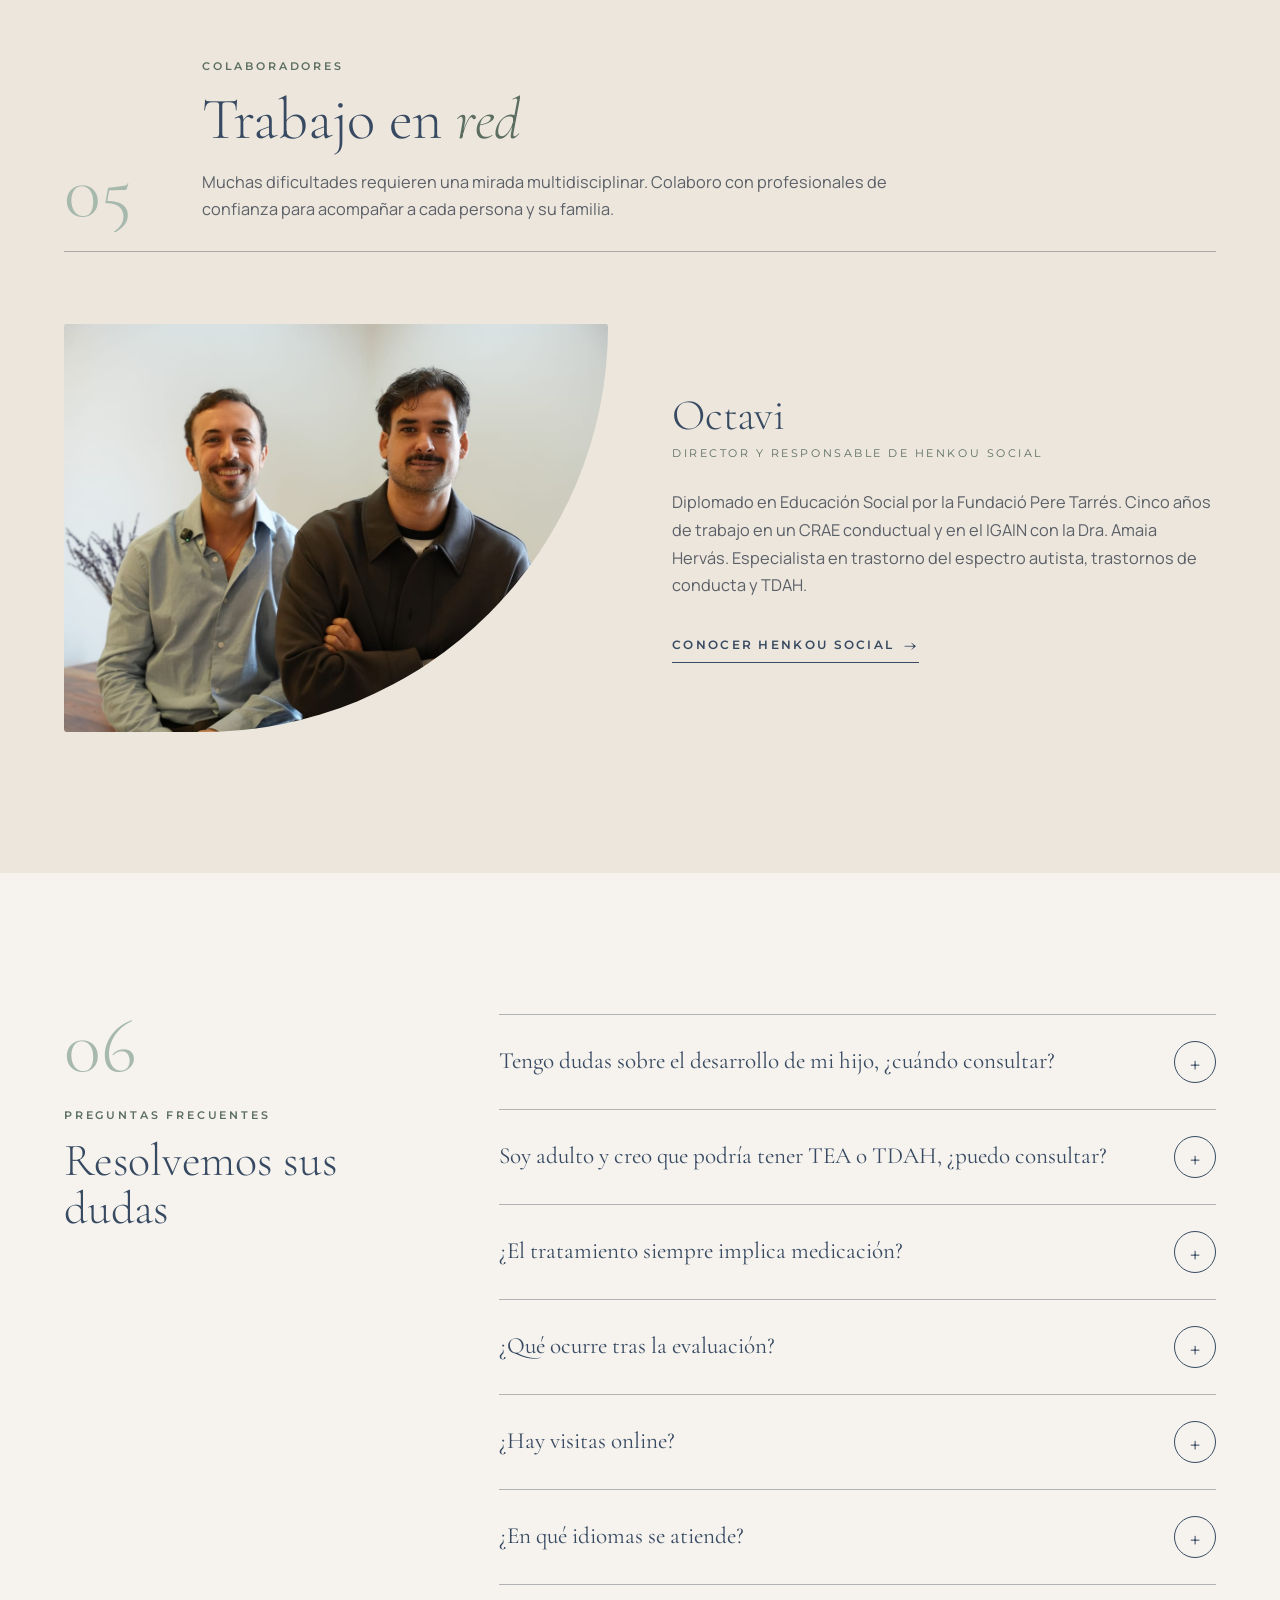
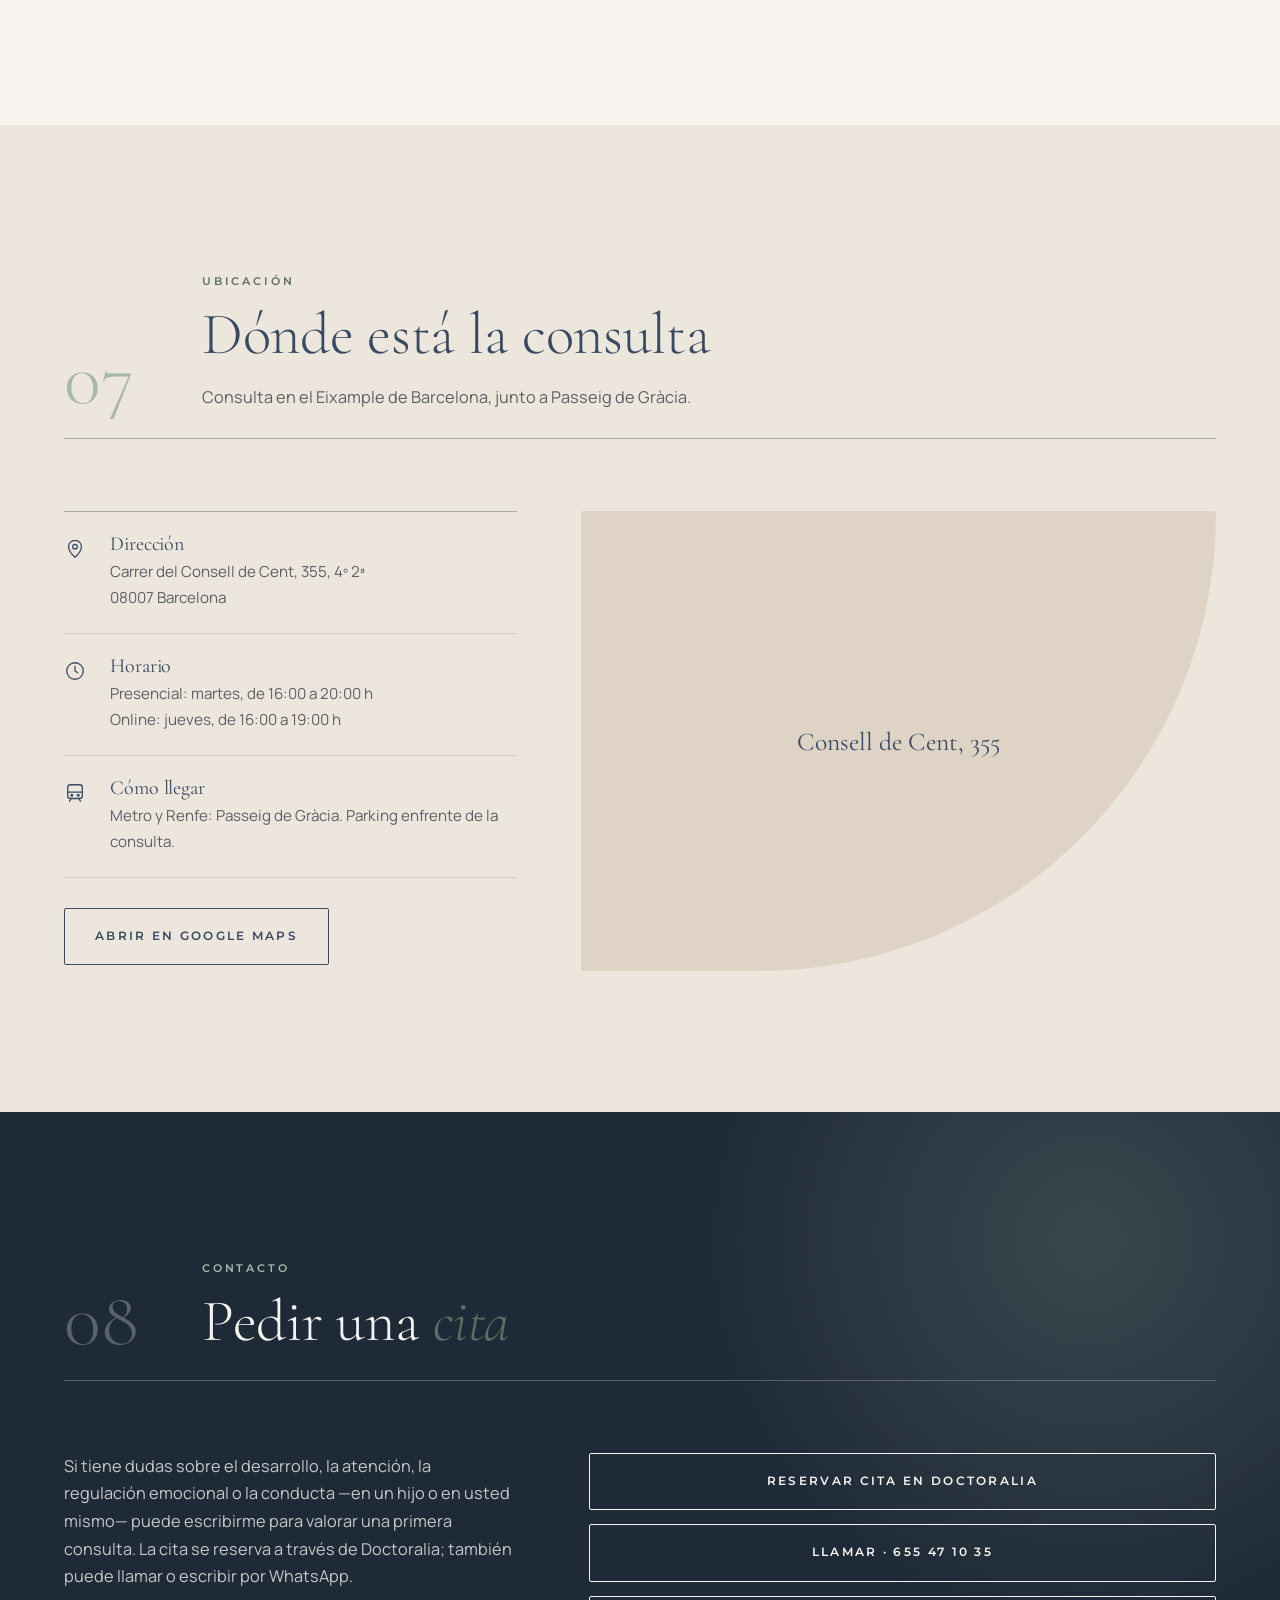
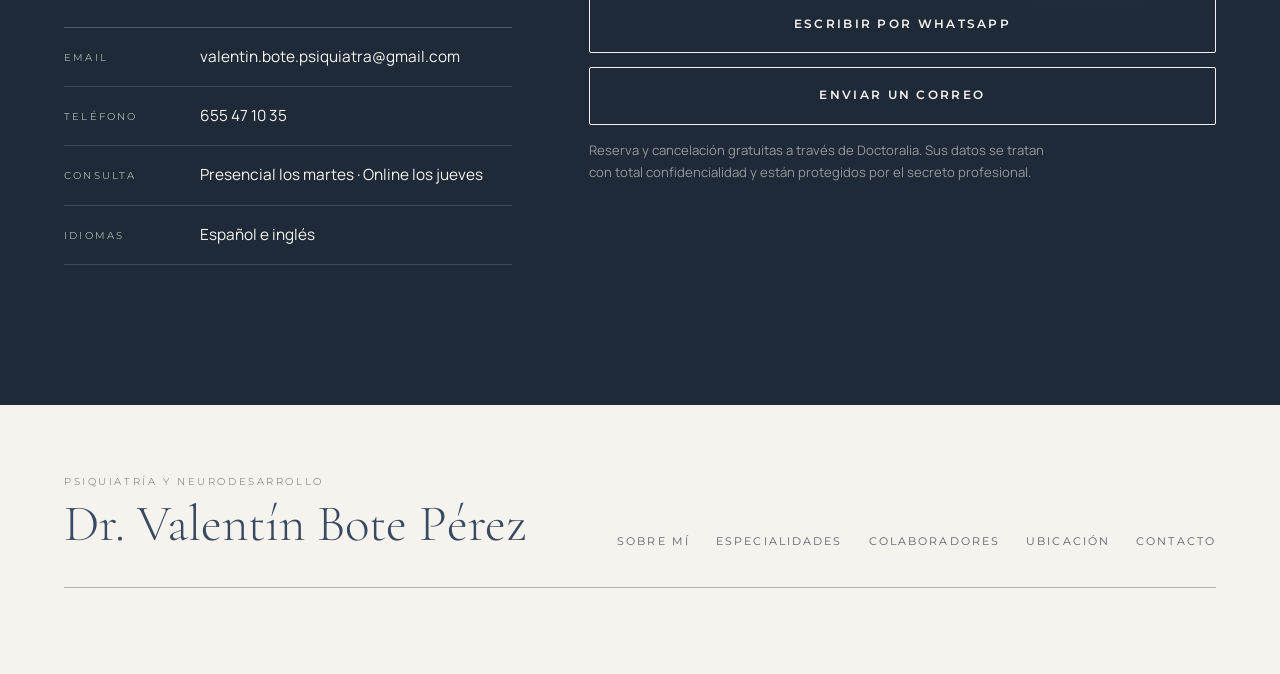
<file: inmersiva/index.html>
<!DOCTYPE html>
<html lang="es">
<head>
  <meta charset="UTF-8" />
  <meta name="viewport" content="width=device-width, initial-scale=1.0" />
  <title>Dr. Valentín Bote · Psiquiatra infantil, juvenil y del adulto</title>
  <meta name="description" content="Dr. Valentín Bote Pérez, médico psiquiatra especializado en neurodesarrollo, autismo (TEA) y TDAH en niños, adolescentes y adultos. Evaluación diagnóstica y tratamiento basado en la evidencia." />
  <link rel="preconnect" href="https://fonts.googleapis.com" />
  <link rel="preconnect" href="https://fonts.gstatic.com" crossorigin />
  <link href="https://fonts.googleapis.com/css2?family=Cormorant+Garamond:ital,wght@0,300;0,400;0,500;0,600;1,300;1,400&family=Montserrat:wght@500;600&family=Manrope:wght@400;500;600;700&display=swap" rel="stylesheet" />
  <link rel="stylesheet" href="styles.css" />
</head>
<body>

  <div id="intro" aria-hidden="true">
    <span class="intro__label">Psiquiatría y neurodesarrollo</span>
    <div class="intro__name"><span>Dr. Valentín Bote</span></div>
    <span class="intro__line"></span>
  </div>
  <div class="progress" id="progress" aria-hidden="true"></div>
  <div class="cursor" id="cursor" aria-hidden="true"></div>

  <header class="nav">
    <div class="wrap nav__inner">
      <a href="#inicio" class="nav__logo"><small>Dr.</small><strong>Valentín Bote</strong></a>
      <nav class="nav__links" id="navLinks" aria-label="Navegación principal">
        <a href="#sobre-mi">Sobre mí</a>
        <a href="#servicios">Especialidades</a>
        <a href="#proceso">Cómo trabajo</a>
        <a href="#colaboradores">Colaboradores</a>
        <a href="#ubicacion">Ubicación</a>
        <a href="https://www.doctoralia.es/z/rVwf8S" target="_blank" rel="noopener" class="nav__cta">Pedir cita</a>
      </nav>
      <button class="nav__toggle" id="navToggle" aria-label="Abrir menú" aria-expanded="false" aria-controls="navLinks">
        <span></span><span></span><span></span>
      </button>
    </div>
  </header>

  <main>

    <!-- Hero -->
    <section class="hero" id="inicio">
      <div class="wrap hero__inner">
        <div class="hero__text">
          <span class="label">Psiquiatría infantil, juvenil y del adulto · Neurodesarrollo</span>
          <h1 data-split>Comprender es el primer paso para <em>ayudar</em>.</h1>
          <p class="hero__lead rv">
            Soy el Dr. Valentín Bote Pérez, médico especialista en Psiquiatría y
            Psiquiatría Infantil y de la Adolescencia, dedicado al diagnóstico y
            tratamiento de los trastornos del neurodesarrollo, especialmente el
            Trastorno del Espectro del Autismo (TEA) y el TDAH.
          </p>
          <div class="hero__actions rv">
            <a href="https://www.doctoralia.es/z/rVwf8S" target="_blank" rel="noopener" class="btn btn--solid">Pedir cita</a>
            <a href="#servicios" class="link-arrow">Ver especialidades</a>
          </div>
          <div class="hero__meta rv">
            <span>Niños, adolescentes y adultos</span>
            <span>TEA · TDAH · Neurodesarrollo</span>
            <span>Barcelona · Online</span>
            <span>Español · English</span>
          </div>
        </div>
        <div class="hero__media">
          <div class="hero__photo img-reveal" role="img" aria-label="Retrato del Dr. Valentín Bote, psiquiatra"></div>
          <div class="hero__caption rv">
            <em>Dr. Valentín Bote Pérez</em>
            <span>Hospital de Mataró</span>
          </div>
        </div>
      </div>
      <div class="wrap"><div class="hero__scroll rv" aria-hidden="true"><span></span><small>Desliza</small></div></div>
    </section>

    <!-- Trayectoria -->
    <div class="logos">
      <div class="wrap logos__inner">
        <span class="label">Trayectoria y formación</span>
        <div class="logos__row" aria-label="Centros y entidades">
          <div class="marquee__track">
            <span>H.&nbsp;U.&nbsp;Mútua&nbsp;Terrassa</span><span>Hospital&nbsp;de&nbsp;Mataró</span><span>UCLA&nbsp;(California)</span><span>AEPNYA</span>
            <span aria-hidden="true">H.&nbsp;U.&nbsp;Mútua&nbsp;Terrassa</span><span aria-hidden="true">Hospital&nbsp;de&nbsp;Mataró</span><span aria-hidden="true">UCLA&nbsp;(California)</span><span aria-hidden="true">AEPNYA</span>
          </div>
        </div>
      </div>
    </div>

    <!-- Valores -->
    <section class="values">
      <div class="wrap">
        <div class="values__intro">
          <span class="label">Mi filosofía</span>
          <h2 data-split>Escuchar, comprender, <em>acompañar</em>.</h2>
        </div>
        <div class="values__grid">
          <div class="value">
            <span class="value__num"><svg viewBox="0 0 48 48" aria-hidden="true"><circle cx="24" cy="24" r="23"/></svg><i>01</i></span>
            <h3>Escuchar antes de intervenir</h3>
            <p>Cada consulta comienza con una escucha cuidadosa de la persona y su entorno.</p>
          </div>
          <div class="value">
            <span class="value__num"><svg viewBox="0 0 48 48" aria-hidden="true"><circle cx="24" cy="24" r="23"/></svg><i>02</i></span>
            <h3>Comprender antes de etiquetar</h3>
            <p>La evaluación integra la historia del desarrollo, el entorno y el funcionamiento actual.</p>
          </div>
          <div class="value">
            <span class="value__num"><svg viewBox="0 0 48 48" aria-hidden="true"><circle cx="24" cy="24" r="23"/></svg><i>03</i></span>
            <h3>Acompañar antes de exigir</h3>
            <p>Acompañamiento a las familias y al paciente durante todo el proceso diagnóstico y terapéutico.</p>
          </div>
          <div class="value">
            <span class="value__num"><svg viewBox="0 0 48 48" aria-hidden="true"><circle cx="24" cy="24" r="23"/></svg><i>04</i></span>
            <h3>Trabajo coordinado</h3>
            <p>Coordinación con psicólogos, terapeutas, centros educativos y otros profesionales.</p>
          </div>
        </div>
      </div>
    </section>

    <!-- Sobre mí -->
    <section class="about section" id="sobre-mi">
      <div class="wrap">
        <div class="section__head">
          <span class="section__num">01</span>
          <div>
            <span class="label">Sobre mí</span>
            <h2 data-split>Una psiquiatría centrada en la <em>persona</em></h2>
          </div>
        </div>
        <div class="about__inner">
          <div class="about__media">
            <div class="about__photo img-reveal" role="img" aria-label="Foto del Dr. Valentín Bote, psiquiatra"></div>
            <p class="about__photo-caption">Consulta · Barcelona</p>
          </div>
          <div class="about__text">
            <h2>Dr. Valentín Bote Pérez</h2>
            <p class="about__role">Psiquiatra especializado en neurodesarrollo, autismo y TDAH</p>
            <p>
              He trabajado con niños, adolescentes y adultos con diferentes perfiles de
              neurodesarrollo, dificultades emocionales y trastornos psiquiátricos
              asociados, tanto en consultas externas como en unidades especializadas.
              Actualmente coordino la atención a pacientes con TEA y comorbilidad en
              el Hospital de Mataró, en hospitalización y atención ambulatoria.
            </p>
            <blockquote class="about__quote">
              Un diagnóstico no debe ser únicamente una etiqueta, sino una forma de
              entender mejor las dificultades, descubrir fortalezas y encontrar
              estrategias que mejoren la calidad de vida.
            </blockquote>
            <p>
              Entiendo la psiquiatría como una herramienta para comprender a la
              persona en su totalidad. Mi enfoque combina la evidencia científica con
              una atención cercana y personalizada. Además de la actividad clínica,
              desarrollo actividad investigadora y docente en autismo y psicofarmacología.
            </p>
            <ul class="about__creds">
              <li>Médico especialista en Psiquiatría y en Psiquiatría Infantil y de la Adolescencia</li>
              <li>Actualmente en el Hospital de Mataró (Consorci Sanitari del Maresme)</li>
              <li>Unidad de Hospitalización Terapéutica TEA · H. U. Mútua Terrassa</li>
              <li>Estancias formativas en UCLA (California)</li>
              <li>Miembro del grupo de Autismo de AEPNYA</li>
              <li>Autor de publicaciones científicas sobre autismo y psicofarmacología</li>
            </ul>
          </div>
        </div>
      </div>
    </section>

    <!-- Especialidades -->
    <section class="services section" id="servicios">
      <div class="wrap">
        <div class="section__head">
          <span class="section__num">02</span>
          <div>
            <span class="label">Especialidades</span>
            <h2 data-split>Áreas de atención</h2>
            <p class="section__sub">
              Evaluación diagnóstica y tratamiento en niños, adolescentes y adultos.
              También atiendo ansiedad y depresión en niños, adolescentes y adultos,
            trastornos de conducta, dificultades de regulación emocional y otras
            comorbilidades psiquiátricas.
            </p>
          </div>
        </div>
        <ol class="services__list">
          <li class="card">
            <span class="card__num">01</span>
            <h3>Trastorno del Espectro del Autismo (TEA)</h3>
            <p>Evaluación diagnóstica, orientación terapéutica y seguimiento de niños, adolescentes y adultos con sospecha o diagnóstico de TEA, incluyendo dificultades emocionales, sociales, conductuales o de adaptación.</p>
          </li>
          <li class="card">
            <span class="card__num">02</span>
            <h3>TDAH</h3>
            <p>Valoración y tratamiento integral del TDAH, teniendo en cuenta no solo los síntomas nucleares, sino también su impacto académico, laboral, emocional y familiar.</p>
          </li>
          <li class="card">
            <span class="card__num">03</span>
            <h3>Discapacidad intelectual y comorbilidad</h3>
            <p>Atención psiquiátrica a personas con discapacidad intelectual y trastornos asociados, con experiencia en unidades especializadas y en la coordinación con familias, centros educativos y recursos de apoyo.</p>
          </li>
          <li class="card">
            <span class="card__num">04</span>
            <h3>Psicofarmacología</h3>
            <p>Cuando está indicado, el tratamiento farmacológico se plantea de forma individualizada, explicando siempre los objetivos, beneficios esperados y posibles efectos adversos.</p>
          </li>
        </ol>
      </div>
    </section>

    <!-- Cómo trabajo -->
    <section class="process section" id="proceso">
      <div class="wrap">
        <div class="section__head">
          <span class="section__num">03</span>
          <div>
            <span class="label">Cómo trabajo</span>
            <h2 data-split>Una atención centrada en la persona</h2>
          </div>
        </div>
        <div class="process__inner">
          <aside class="process__aside">
            <div class="process__photo img-reveal" role="img" aria-label="El Dr. Bote en su consulta"></div>
            <p>Cada consulta comienza con una escucha cuidadosa de la persona y su entorno. El objetivo no es únicamente identificar dificultades, sino comprender el funcionamiento global de cada persona y construir un plan de ayuda personalizado.</p>
          </aside>
          <div>
            <ol class="steps">
              <li class="step">
                <span class="step__num">01</span>
                <h3>Escucha y contexto</h3>
                <p>Comprender la trayectoria vital, el desarrollo, el entorno familiar, académico o laboral de cada paciente.</p>
              </li>
              <li class="step">
                <span class="step__num">02</span>
                <h3>Evaluación diagnóstica</h3>
                <p>Integrar la historia del desarrollo y el funcionamiento actual para comprender mejor cada caso.</p>
              </li>
              <li class="step">
                <span class="step__num">03</span>
                <h3>Explicación clara</h3>
                <p>Explicar el diagnóstico de forma comprensible y resolver las dudas de familias y pacientes.</p>
              </li>
              <li class="step">
                <span class="step__num">04</span>
                <h3>Plan personalizado</h3>
                <p>El tratamiento no siempre implica medicación: orientar, acompañar y coordinar intervenciones psicológicas, educativas y familiares.</p>
              </li>
            </ol>
            <div class="process__cta">
              <a href="https://www.doctoralia.es/z/rVwf8S" target="_blank" rel="noopener" class="btn btn--solid">Pedir cita</a>
            </div>
          </div>
        </div>
      </div>
    </section>

    <!-- Opiniones verificadas (Doctoralia) -->
    <section class="testimonials section" id="testimonios">
      <div class="wrap">
        <div class="section__head">
          <span class="section__num">04</span>
          <div>
            <span class="label">Opiniones verificadas</span>
            <h2 data-split>Lo que dicen pacientes y <em>familias</em></h2>
            <p class="section__sub">Opiniones reales de pacientes, verificadas por Doctoralia después de cada visita.</p>
          </div>
        </div>

          <div class="doctoralia">
            <a id="zl-url" class="zl-url" href="https://www.doctoralia.es/z/rVwf8S" rel="nofollow noopener" target="_blank" data-zlw-doctor="valentin-bote-perez" data-zlw-type="big_with_calendar" data-zlw-opinion="true" data-zlw-hide-branding="false" data-zlw-saas-only="false" data-zlw-a11y-title="Reserva de cita y opiniones en Doctoralia">Dr. Valentín Bote Pérez · Doctoralia</a>
            <script>!function($_x,_s,id){var js,fjs=$_x.getElementsByTagName(_s)[0];if(!$_x.getElementById(id)){js=$_x.createElement(_s);js.id=id;js.src="//platform.docplanner.com/js/widget.js";fjs.parentNode.insertBefore(js,fjs);}}(document,"script","zl-widget-s");</script>
            <p class="doctoralia__link"><a class="link-arrow" href="https://www.doctoralia.es/z/rVwf8S" target="_blank" rel="noopener">Ver todas las opiniones en Doctoralia</a></p>
          </div>
      </div>
    </section>

    <!-- Colaboradores -->
    <section class="partners section" id="colaboradores">
      <div class="wrap">
        <div class="section__head">
          <span class="section__num">05</span>
          <div>
            <span class="label">Colaboradores</span>
            <h2 data-split>Trabajo en <em>red</em></h2>
            <p class="section__sub">
              Muchas dificultades requieren una mirada multidisciplinar. Colaboro con
              profesionales de confianza para acompañar a cada persona y su familia.
            </p>
          </div>
        </div>
        <article class="partner">
          <div class="partner__photo img-reveal" role="img" aria-label="Octavi y el Dr. Valentín Bote en la consulta"></div>
          <div class="partner__body">
            <h3>Octavi</h3>
            <p class="partner__role">Director y responsable de Henkou Social</p>
            <p>
              Diplomado en Educación Social por la Fundació Pere Tarrés. Cinco años
              de trabajo en un CRAE conductual y en el IGAIN con la Dra. Amaia
              Hervás. Especialista en trastorno del espectro autista, trastornos de
              conducta y TDAH.
            </p>
            <a class="link-arrow" href="https://henkousocial.com" target="_blank" rel="noopener">Conocer Henkou Social</a>
          </div>
        </article>
      </div>
    </section>

    <!-- Preguntas -->
    <section class="faq section" id="faq">
      <div class="wrap faq__inner">
        <div class="faq__head">
          <span class="section__num">06</span>
          <span class="label" style="display:block;margin-top:18px">Preguntas frecuentes</span>
          <h2 data-split>Resolvemos sus dudas</h2>
        </div>
        <div class="faq__list">
          <details class="faq__item">
            <summary>Tengo dudas sobre el desarrollo de mi hijo, ¿cuándo consultar?</summary>
            <p>Muchas familias llegan a consulta después de años intentando comprender determinadas dificultades: problemas sociales, atención, regulación emocional, conducta o adaptación escolar. La evaluación psiquiátrica permite ordenar la información, resolver dudas y orientar los siguientes pasos.</p>
          </details>
          <details class="faq__item">
            <summary>Soy adulto y creo que podría tener TEA o TDAH, ¿puedo consultar?</summary>
            <p>Sí. Algunas personas llegan a la edad adulta con preguntas sobre su forma de relacionarse, gestionar las emociones, organizarse o adaptarse a determinadas situaciones. Una evaluación especializada puede ayudar a comprender mejor estas dificultades y encontrar herramientas adecuadas.</p>
          </details>
          <details class="faq__item">
            <summary>¿El tratamiento siempre implica medicación?</summary>
            <p>No. En muchos casos consiste en orientar, explicar, acompañar y coordinar diferentes intervenciones psicológicas, educativas y familiares. Cuando el tratamiento farmacológico está indicado, se plantea de forma individualizada, valorando siempre beneficios, riesgos y preferencias de la persona.</p>
          </details>
          <details class="faq__item">
            <summary>¿Qué ocurre tras la evaluación?</summary>
            <p>Se explica el diagnóstico de forma clara y comprensible, se resuelven las dudas de la familia y del paciente, y se establecen objetivos realistas y personalizados, trabajando de forma coordinada con psicólogos, terapeutas y centros educativos cuando es necesario.</p>
          </details>
          <details class="faq__item">
            <summary>¿Hay visitas online?</summary>
            <p>Sí. Las videoconsultas se realizan los jueves, de 16:00 a 19:00 h. Las visitas presenciales son los martes, de 16:00 a 20:00 h, en la consulta de Barcelona.</p>
          </details>
          <details class="faq__item">
            <summary>¿En qué idiomas se atiende?</summary>
            <p>Las visitas pueden realizarse en español o en inglés.</p>
          </details>
        </div>
      </div>
    </section>

    <!-- Ubicación -->
    <section class="location section" id="ubicacion">
      <div class="wrap">
        <div class="section__head">
          <span class="section__num">07</span>
          <div>
            <span class="label">Ubicación</span>
            <h2 data-split>Dónde está la consulta</h2>
            <p class="section__sub">Consulta en el Eixample de Barcelona, junto a Passeig de Gràcia.</p>
          </div>
        </div>
        <div class="location__inner">
          <div class="location__info">
            <div class="location__row">
              <span class="location__icon"><svg viewBox="0 0 24 24" width="22" height="22" fill="none" stroke="currentColor" stroke-width="1.4" stroke-linecap="round" stroke-linejoin="round" aria-hidden="true"><path d="M12 21s-7-6.3-7-11.5a7 7 0 0 1 14 0C19 14.7 12 21 12 21z"/><circle cx="12" cy="9.5" r="2.5"/></svg></span>
              <div>
                <h3>Dirección</h3>
                <p>Carrer del Consell de Cent, 355, 4º 2ª<br />08007 Barcelona</p>
              </div>
            </div>
            <div class="location__row">
              <span class="location__icon"><svg viewBox="0 0 24 24" width="22" height="22" fill="none" stroke="currentColor" stroke-width="1.4" stroke-linecap="round" stroke-linejoin="round" aria-hidden="true"><circle cx="12" cy="12" r="9"/><path d="M12 7v5l3 2"/></svg></span>
              <div>
                <h3>Horario</h3>
                <p>Presencial: martes, de 16:00 a 20:00 h<br />Online: jueves, de 16:00 a 19:00 h</p>
              </div>
            </div>
            <div class="location__row">
              <span class="location__icon"><svg viewBox="0 0 24 24" width="22" height="22" fill="none" stroke="currentColor" stroke-width="1.4" stroke-linecap="round" stroke-linejoin="round" aria-hidden="true"><rect x="4" y="3" width="16" height="15" rx="3"/><path d="M4 11h16M8 18l-2 3M16 18l2 3"/><circle cx="8.5" cy="14.5" r="1"/><circle cx="15.5" cy="14.5" r="1"/></svg></span>
              <div>
                <h3>Cómo llegar</h3>
                <p>Metro y Renfe: Passeig de Gràcia. Parking enfrente de la consulta.</p>
              </div>
            </div>
            <a class="btn" href="https://www.google.com/maps/search/?api=1&query=Carrer+del+Consell+de+Cent+355,+08007+Barcelona" target="_blank" rel="noopener">Abrir en Google Maps</a>
          </div>
          <div class="location__map">
            <span class="location__map-fallback" aria-hidden="true">Consell de Cent, 355</span>
            <iframe
              title="Mapa: Carrer del Consell de Cent, 355, Barcelona"
              src="https://www.google.com/maps?q=Carrer+del+Consell+de+Cent+355%2C+08007+Barcelona&z=16&hl=es&output=embed"
              loading="lazy"
              referrerpolicy="no-referrer-when-downgrade"
              allowfullscreen></iframe>
          </div>
        </div>
      </div>
    </section>

    <!-- Contacto -->
    <section class="contact section" id="contacto">
      <div class="wrap">
        <div class="section__head">
          <span class="section__num">08</span>
          <div>
            <span class="label">Contacto</span>
            <h2 data-split>Pedir una <em>cita</em></h2>
          </div>
        </div>
        <div class="contact__inner">
          <div class="contact__text">
            <p>
              Si tiene dudas sobre el desarrollo, la atención, la regulación
              emocional o la conducta —en un hijo o en usted mismo— puede
              escribirme para valorar una primera consulta. La cita se reserva a través de Doctoralia; también puede llamar o escribir por WhatsApp.
            </p>
            <ul class="contact__list">
              <li><span>Email</span> <a href="mailto:valentin.bote.psiquiatra@gmail.com">valentin.bote.psiquiatra@gmail.com</a></li>
              <li><span>Teléfono</span> <a href="tel:+34655471035">655 47 10 35</a></li>
              <li><span>Consulta</span> Presencial los martes · Online los jueves</li>
              <li><span>Idiomas</span> Español e inglés</li>
            </ul>
          </div>
          <div class="contact__form contact__actions">
          <a class="btn btn--light btn--full" href="https://www.doctoralia.es/z/rVwf8S" target="_blank" rel="noopener">Reservar cita en Doctoralia</a>
          <a class="btn btn--light btn--full" href="tel:+34655471035">Llamar · 655 47 10 35</a>
          <a class="btn btn--light btn--full" href="https://wa.me/34655471035" target="_blank" rel="noopener">Escribir por WhatsApp</a>
          <a class="btn btn--light btn--full" href="mailto:valentin.bote.psiquiatra@gmail.com">Enviar un correo</a>
          <p class="contact__privacy">Reserva y cancelación gratuitas a través de Doctoralia. Sus datos se tratan con total confidencialidad y están protegidos por el secreto profesional.</p>
        </div>
        </div>
      </div>
    </section>

  </main>

  <footer class="footer">
    <div class="wrap">
      <div class="footer__top">
        <p class="footer__name"><small>Psiquiatría y neurodesarrollo</small>Dr. Valentín Bote Pérez</p>
        <nav class="footer__links">
          <a href="#sobre-mi">Sobre mí</a>
          <a href="#servicios">Especialidades</a>
          <a href="#colaboradores">Colaboradores</a>
          <a href="#ubicacion">Ubicación</a>
          <a href="#contacto">Contacto</a>
        </nav>
      </div>
      <p class="footer__copy">© 2026 Dr. Valentín Bote Pérez. Todos los derechos reservados.</p>
    </div>
  </footer>

  <a href="https://wa.me/34655471035" target="_blank" rel="noopener" class="wa" aria-label="Contactar por WhatsApp">
    <svg viewBox="0 0 32 32" width="24" height="24" aria-hidden="true" fill="currentColor">
      <path d="M16 3C9.4 3 4 8.4 4 15c0 2.1.6 4.2 1.6 6L4 29l8.2-1.5c1.7.9 3.7 1.4 5.8 1.4 6.6 0 12-5.4 12-12S22.6 3 16 3zm0 21.8c-1.8 0-3.6-.5-5.1-1.4l-.4-.2-4.9.9.9-4.8-.3-.4c-1-1.6-1.5-3.4-1.5-5.3C4.6 9.7 9.7 4.6 16 4.6S27.4 9.7 27.4 16 22.3 24.8 16 24.8zm6.3-8.1c-.3-.2-2-1-2.3-1.1-.3-.1-.5-.2-.8.2-.2.3-.9 1.1-1.1 1.3-.2.2-.4.3-.7.1-.3-.2-1.4-.5-2.7-1.7-1-.9-1.7-2-1.9-2.3-.2-.3 0-.5.1-.7l.5-.6c.2-.2.2-.3.3-.5.1-.2 0-.4 0-.6l-1-2.4c-.3-.6-.5-.5-.7-.5h-.6c-.2 0-.6.1-.9.4-.3.3-1.2 1.2-1.2 2.9s1.2 3.3 1.4 3.6c.2.2 2.5 3.8 6 5.3.8.4 1.5.6 2 .7.8.3 1.6.2 2.2.1.7-.1 2-.8 2.3-1.6.3-.8.3-1.5.2-1.6-.1-.2-.3-.2-.6-.4z"/>
    </svg>
  </a>

  <script src="script.js"></script>
</body>
</html>
</file>
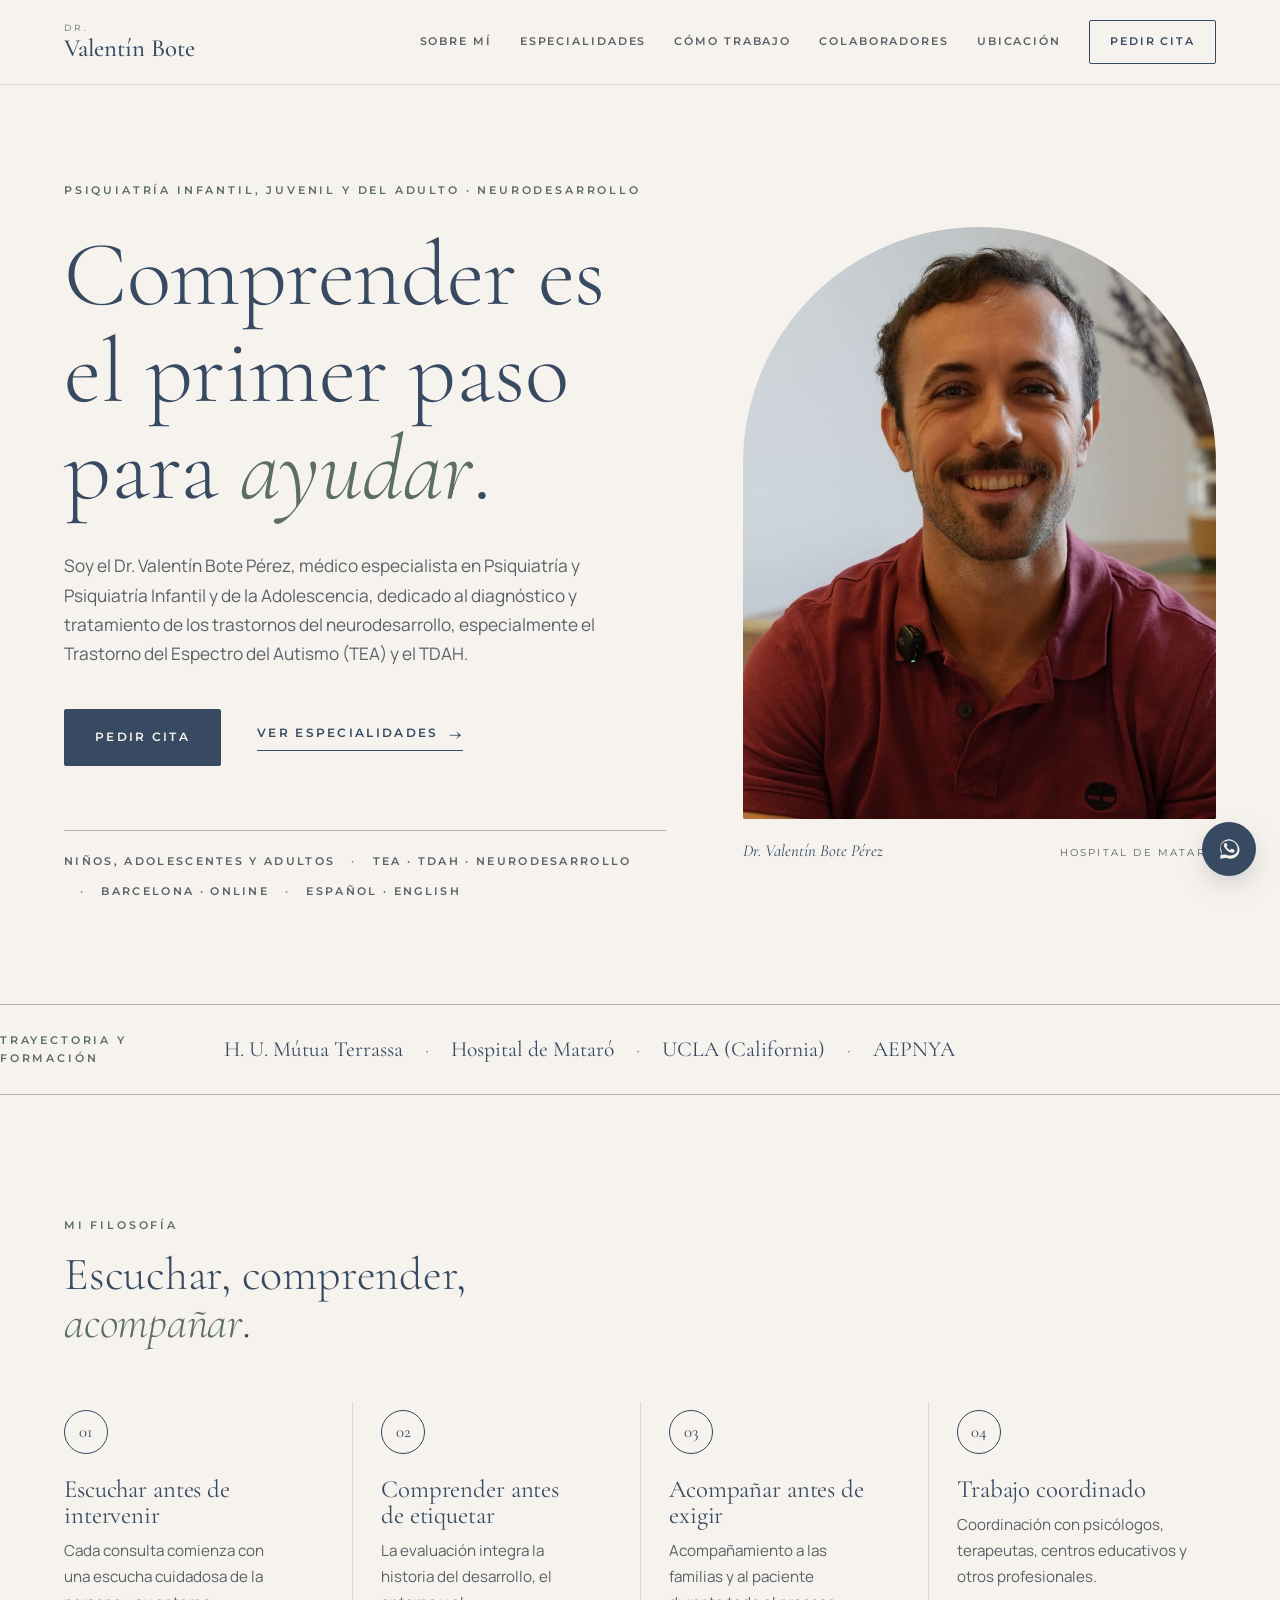
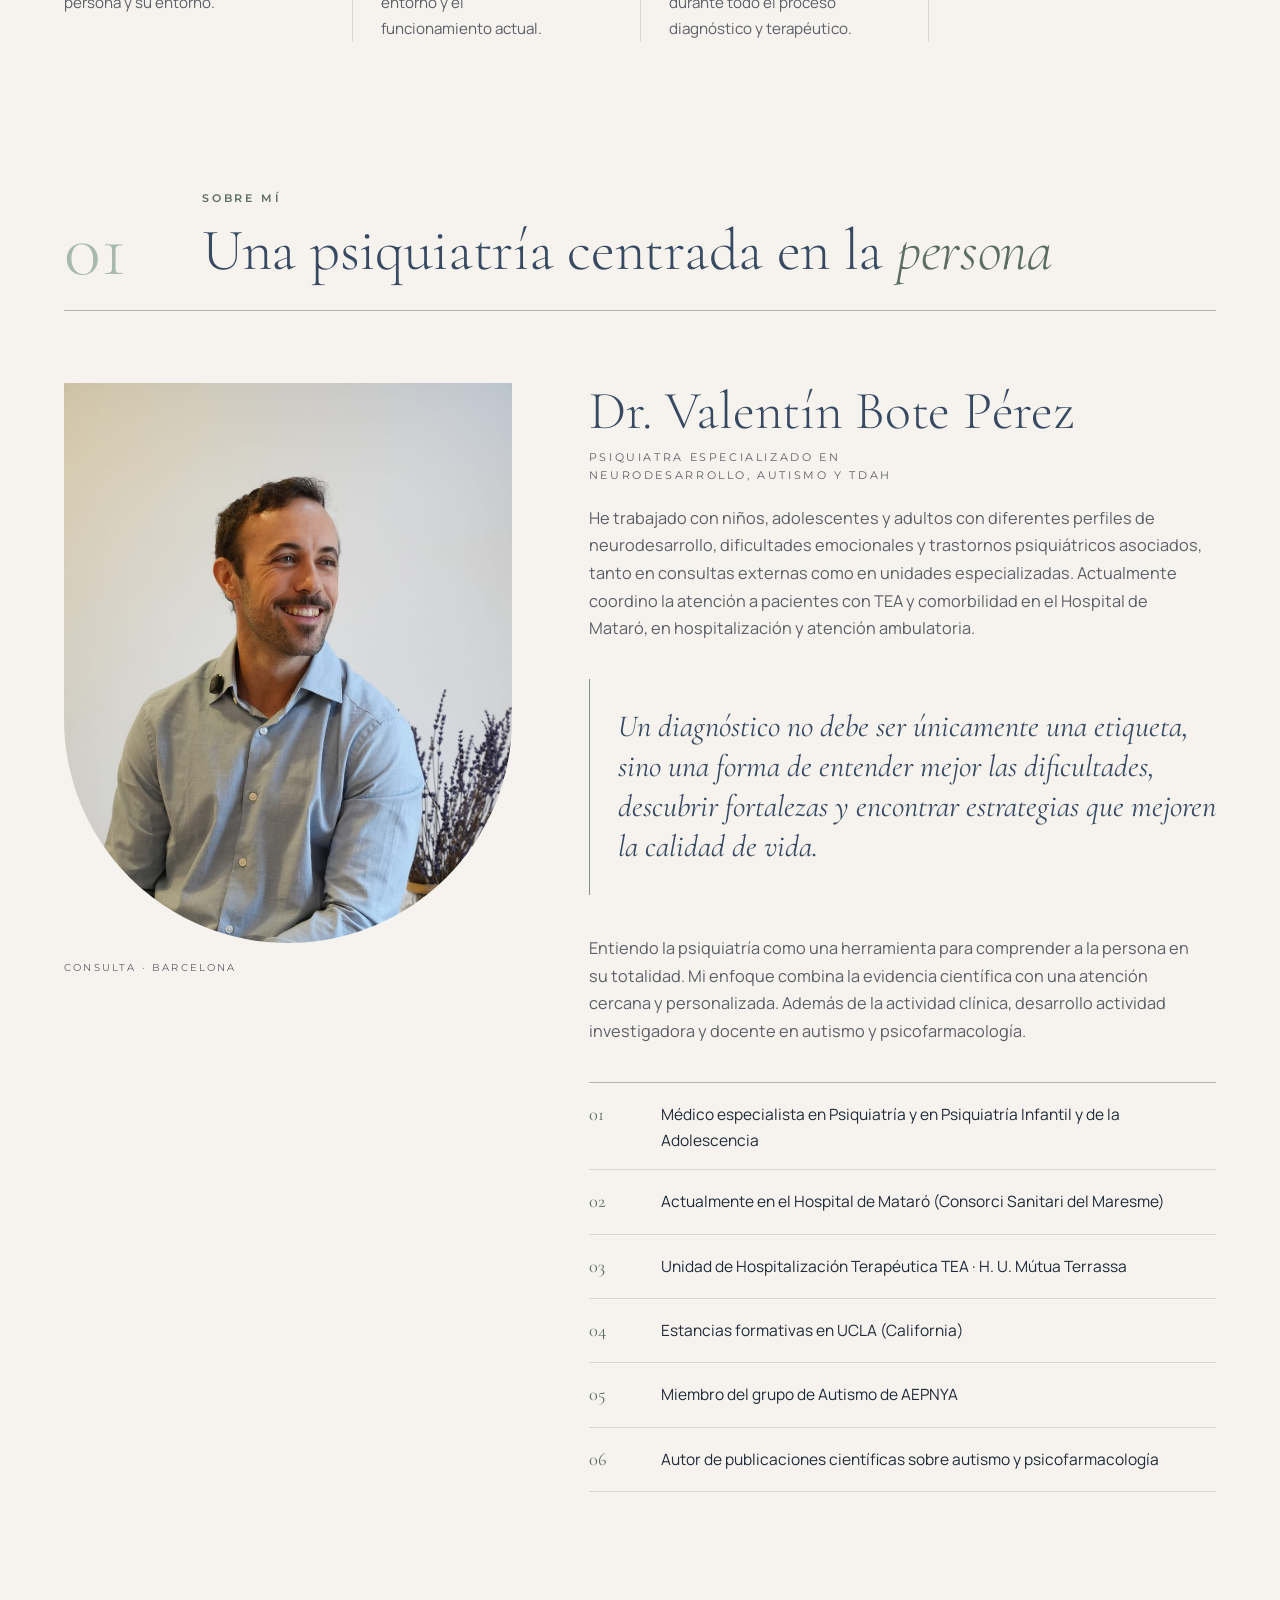
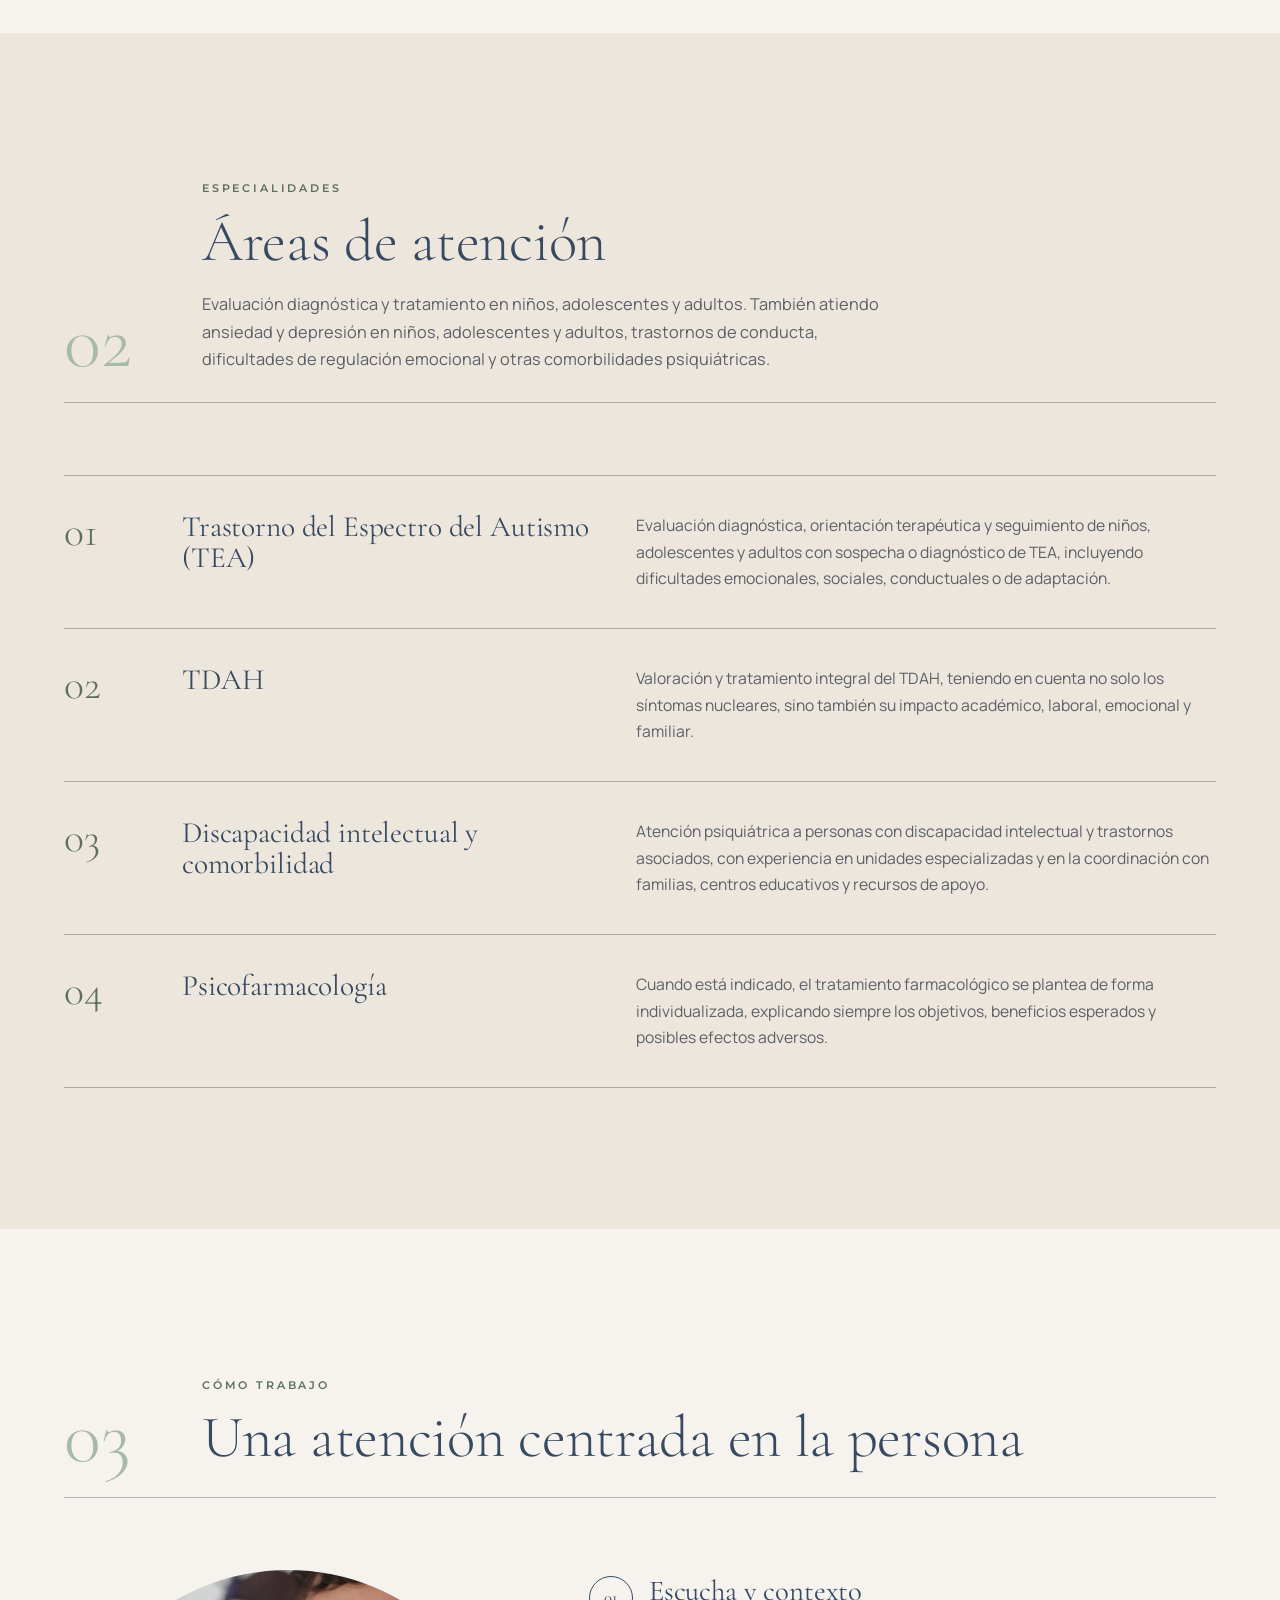
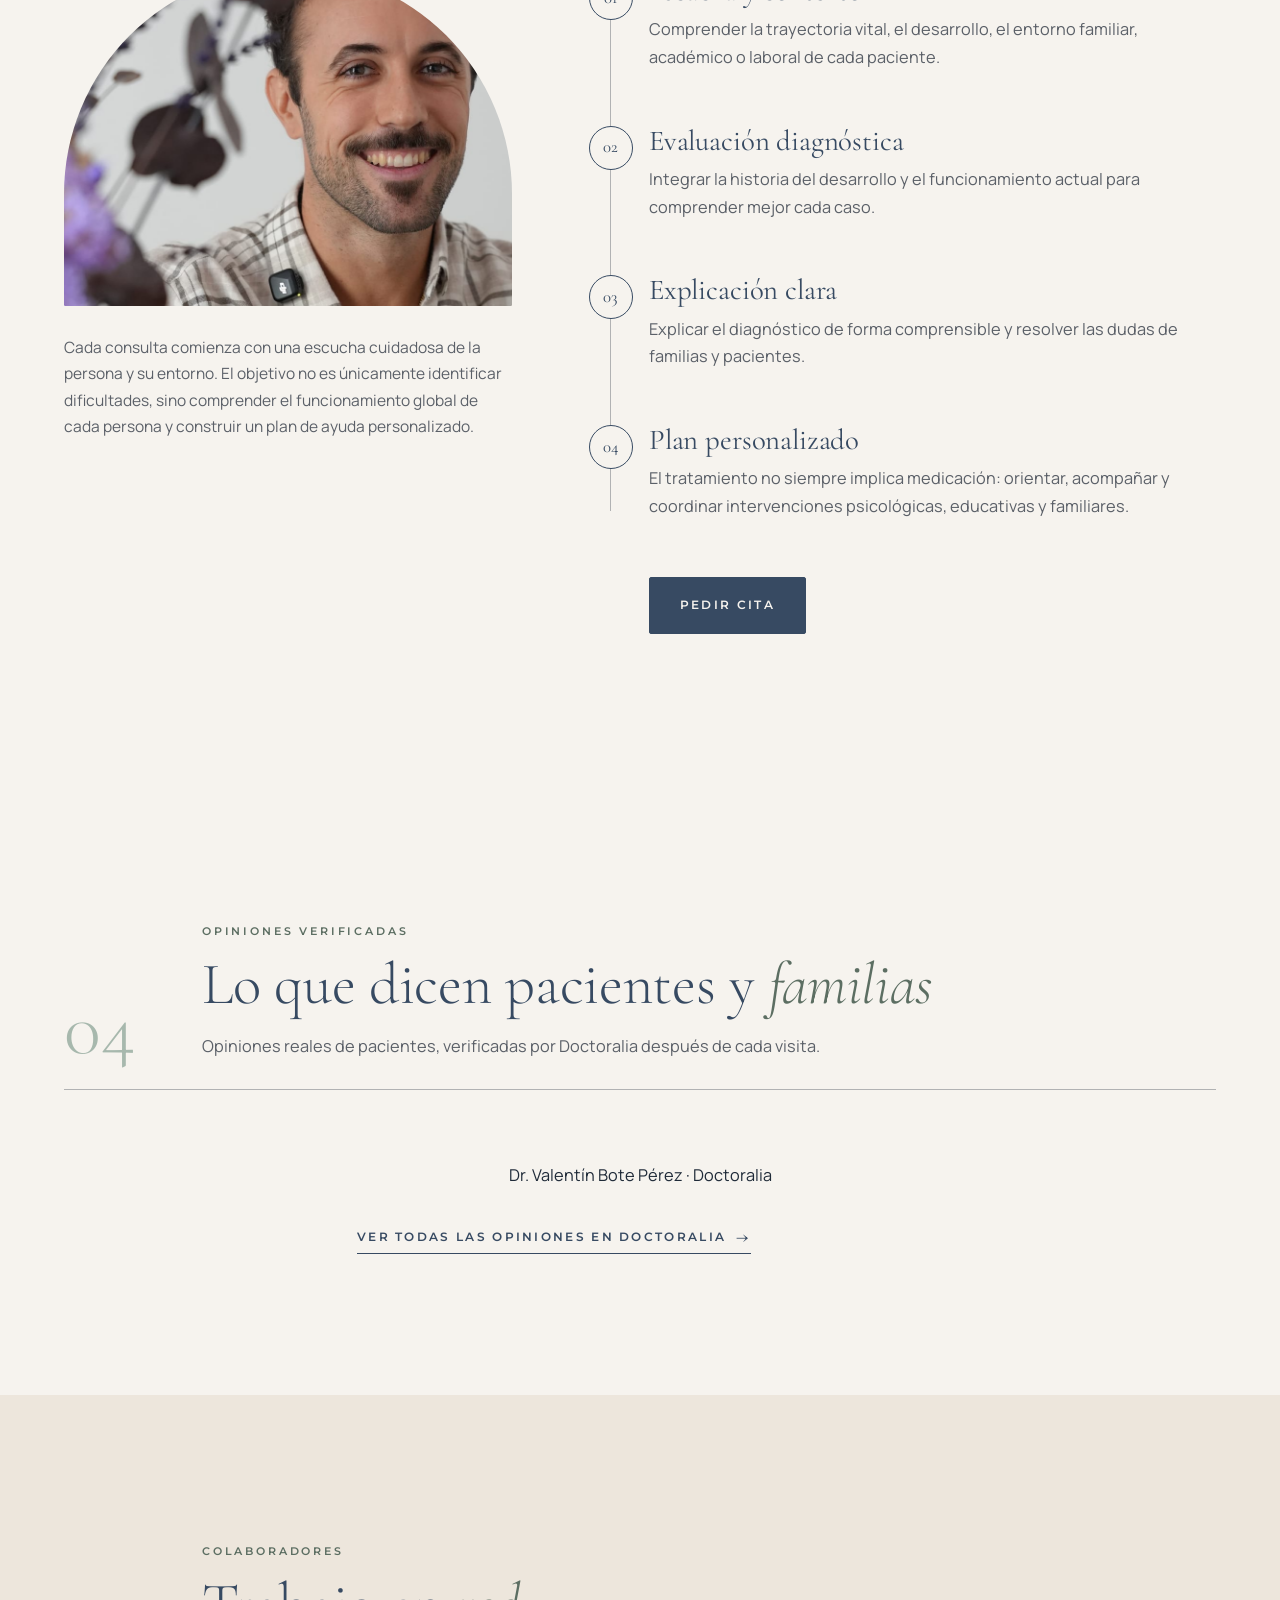
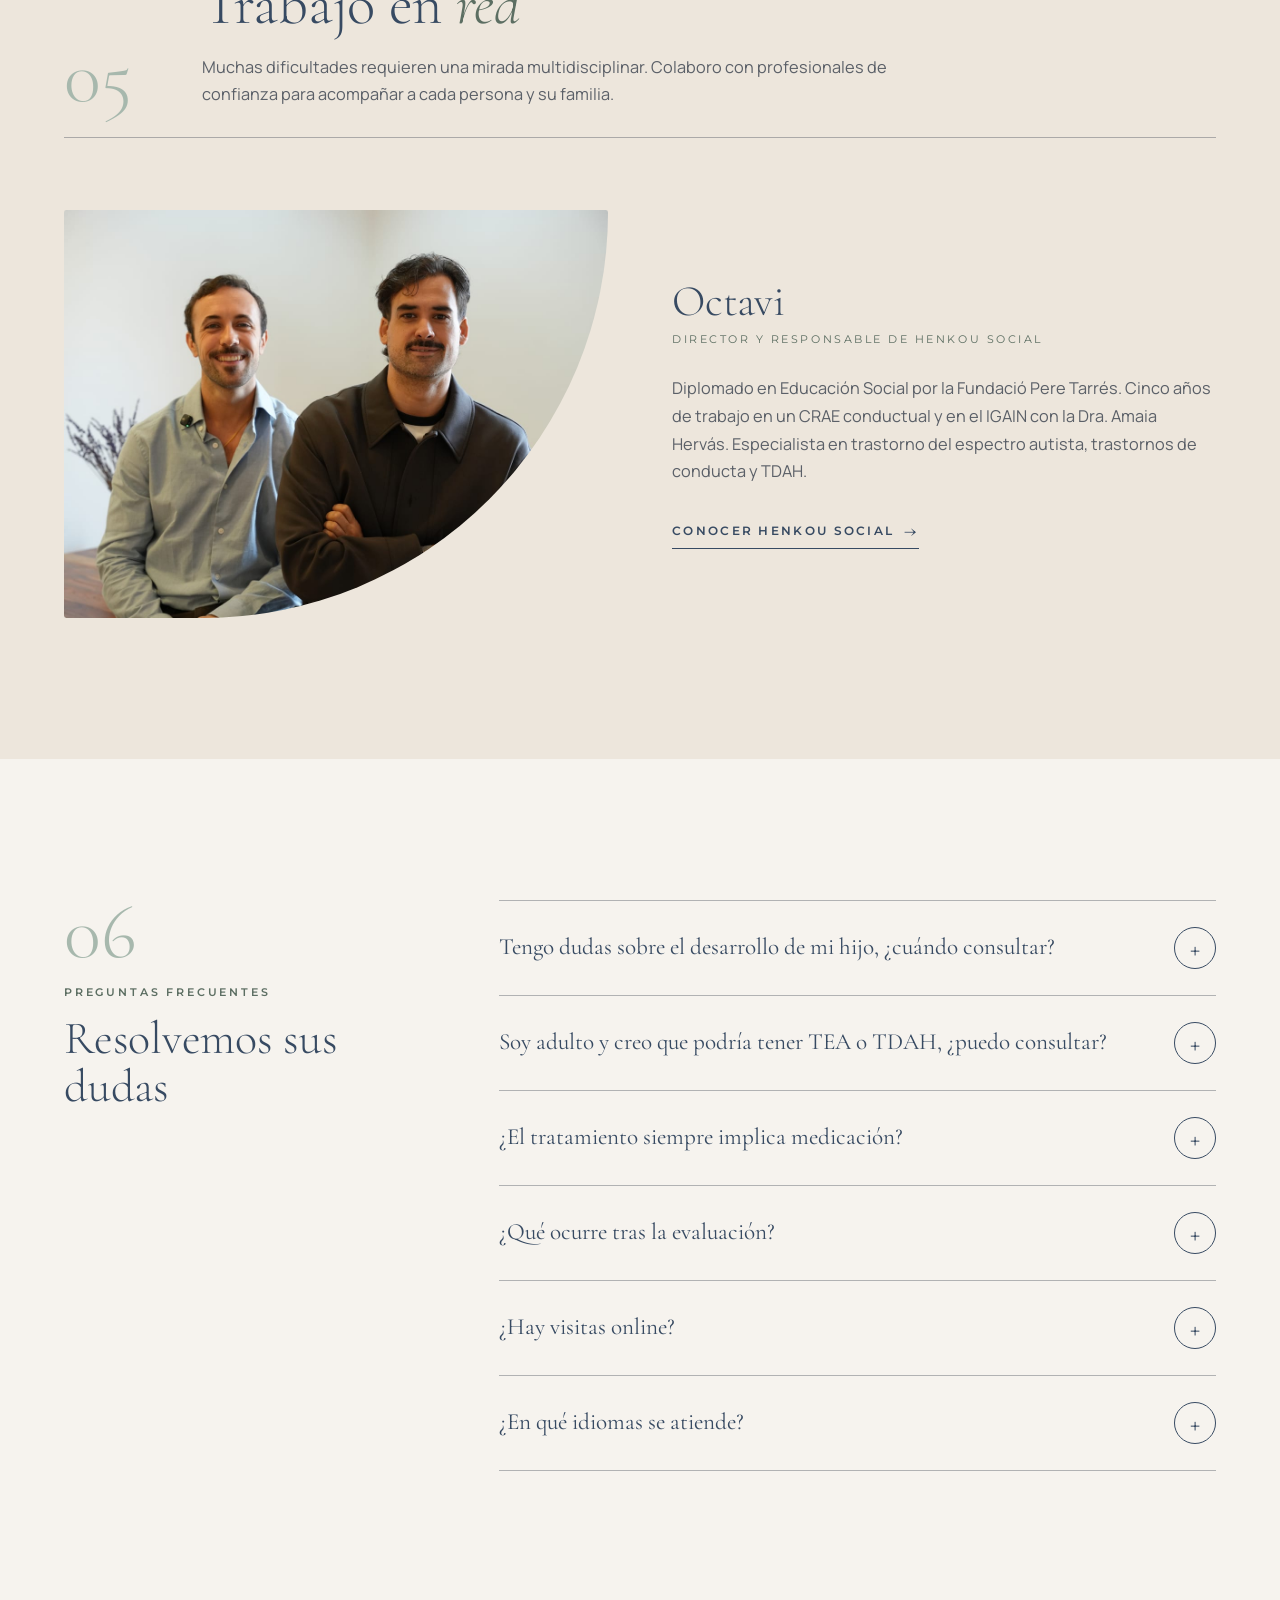
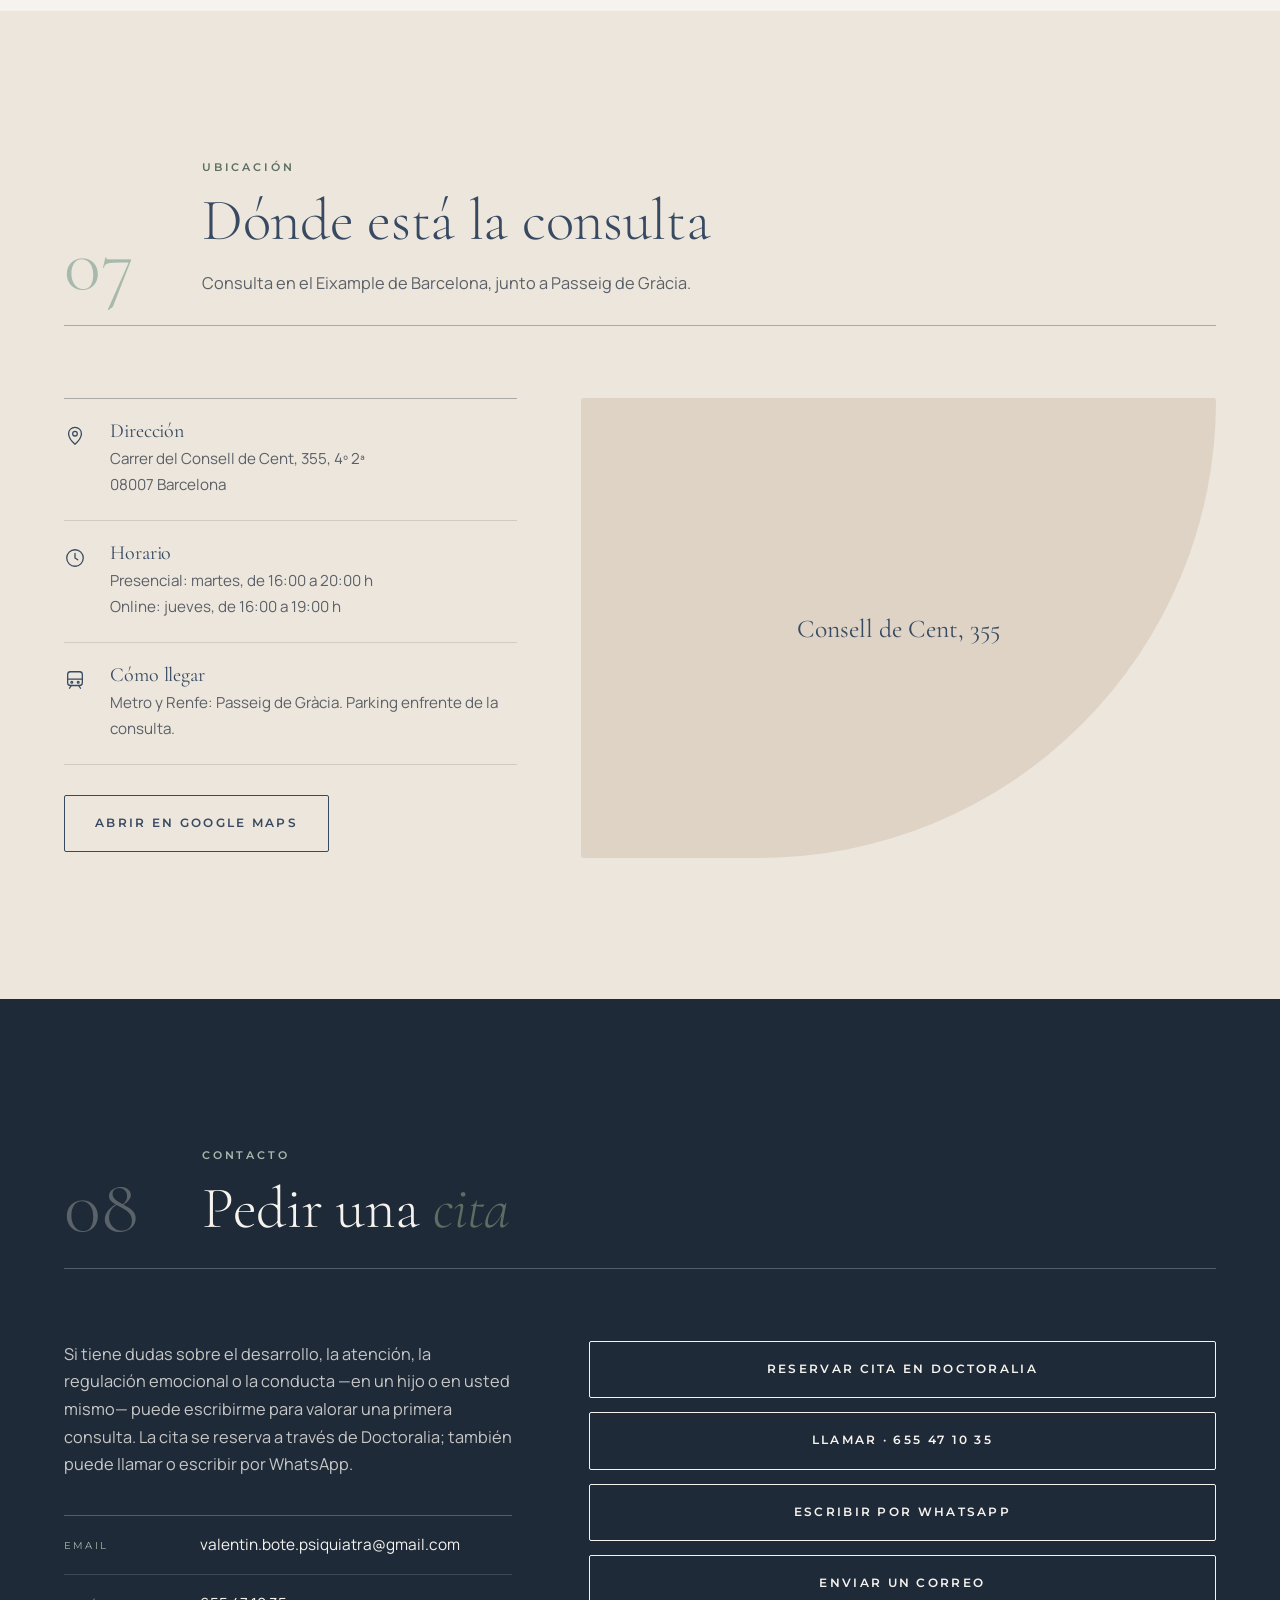
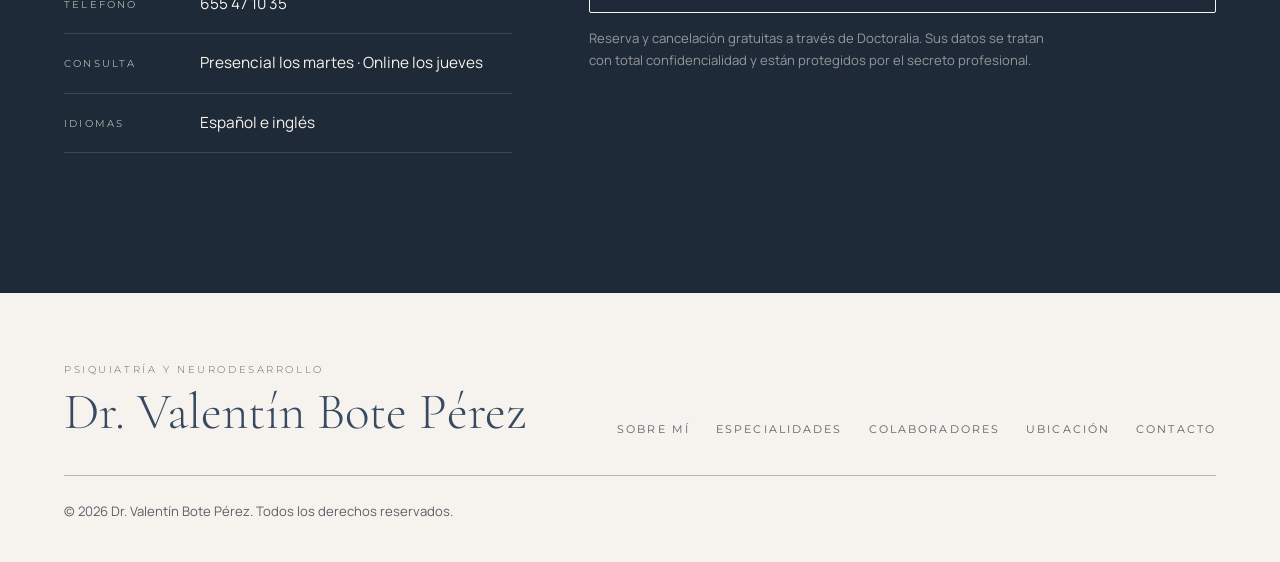
<file: pro/index.html>
<!DOCTYPE html>
<html lang="es">
<head>
  <meta charset="UTF-8" />
  <meta name="viewport" content="width=device-width, initial-scale=1.0" />
  <title>Dr. Valentín Bote · Psiquiatra infantil, juvenil y del adulto</title>
  <meta name="description" content="Dr. Valentín Bote Pérez, médico psiquiatra especializado en neurodesarrollo, autismo (TEA) y TDAH en niños, adolescentes y adultos. Evaluación diagnóstica y tratamiento basado en la evidencia." />
  <link rel="preconnect" href="https://fonts.googleapis.com" />
  <link rel="preconnect" href="https://fonts.gstatic.com" crossorigin />
  <link href="https://fonts.googleapis.com/css2?family=Cormorant+Garamond:ital,wght@0,300;0,400;0,500;0,600;1,300;1,400&family=Montserrat:wght@500;600&family=Manrope:wght@400;500;600;700&display=swap" rel="stylesheet" />
  <link rel="stylesheet" href="styles.css" />
</head>
<body>

  <header class="nav">
    <div class="wrap nav__inner">
      <a href="#inicio" class="nav__logo"><small>Dr.</small><strong>Valentín Bote</strong></a>
      <nav class="nav__links" id="navLinks" aria-label="Navegación principal">
        <a href="#sobre-mi">Sobre mí</a>
        <a href="#servicios">Especialidades</a>
        <a href="#proceso">Cómo trabajo</a>
        <a href="#colaboradores">Colaboradores</a>
        <a href="#ubicacion">Ubicación</a>
        <a href="https://www.doctoralia.es/z/rVwf8S" target="_blank" rel="noopener" class="nav__cta">Pedir cita</a>
      </nav>
      <button class="nav__toggle" id="navToggle" aria-label="Abrir menú" aria-expanded="false" aria-controls="navLinks">
        <span></span><span></span><span></span>
      </button>
    </div>
  </header>

  <main>

    <!-- Hero -->
    <section class="hero" id="inicio">
      <div class="wrap hero__inner">
        <div class="hero__text">
          <span class="label">Psiquiatría infantil, juvenil y del adulto · Neurodesarrollo</span>
          <h1>Comprender es el primer paso para <em>ayudar</em>.</h1>
          <p class="hero__lead">
            Soy el Dr. Valentín Bote Pérez, médico especialista en Psiquiatría y
            Psiquiatría Infantil y de la Adolescencia, dedicado al diagnóstico y
            tratamiento de los trastornos del neurodesarrollo, especialmente el
            Trastorno del Espectro del Autismo (TEA) y el TDAH.
          </p>
          <div class="hero__actions">
            <a href="https://www.doctoralia.es/z/rVwf8S" target="_blank" rel="noopener" class="btn btn--solid">Pedir cita</a>
            <a href="#servicios" class="link-arrow">Ver especialidades</a>
          </div>
          <div class="hero__meta">
            <span>Niños, adolescentes y adultos</span>
            <span>TEA · TDAH · Neurodesarrollo</span>
            <span>Barcelona · Online</span>
            <span>Español · English</span>
          </div>
        </div>
        <div class="hero__media">
          <div class="hero__photo" role="img" aria-label="Retrato del Dr. Valentín Bote, psiquiatra"></div>
          <div class="hero__caption">
            <em>Dr. Valentín Bote Pérez</em>
            <span>Hospital de Mataró</span>
          </div>
        </div>
      </div>
    </section>

    <!-- Trayectoria -->
    <div class="logos">
      <div class="wrap logos__inner">
        <span class="label">Trayectoria y formación</span>
        <div class="logos__row" aria-label="Centros y entidades">
          <span>H.&nbsp;U.&nbsp;Mútua&nbsp;Terrassa</span>
          <span>Hospital&nbsp;de&nbsp;Mataró</span>
          <span>UCLA&nbsp;(California)</span>
          <span>AEPNYA</span>
        </div>
      </div>
    </div>

    <!-- Valores -->
    <section class="values">
      <div class="wrap">
        <div class="values__intro">
          <span class="label">Mi filosofía</span>
          <h2>Escuchar, comprender, <em>acompañar</em>.</h2>
        </div>
        <div class="values__grid">
          <div class="value">
            <span class="value__num">01</span>
            <h3>Escuchar antes de intervenir</h3>
            <p>Cada consulta comienza con una escucha cuidadosa de la persona y su entorno.</p>
          </div>
          <div class="value">
            <span class="value__num">02</span>
            <h3>Comprender antes de etiquetar</h3>
            <p>La evaluación integra la historia del desarrollo, el entorno y el funcionamiento actual.</p>
          </div>
          <div class="value">
            <span class="value__num">03</span>
            <h3>Acompañar antes de exigir</h3>
            <p>Acompañamiento a las familias y al paciente durante todo el proceso diagnóstico y terapéutico.</p>
          </div>
          <div class="value">
            <span class="value__num">04</span>
            <h3>Trabajo coordinado</h3>
            <p>Coordinación con psicólogos, terapeutas, centros educativos y otros profesionales.</p>
          </div>
        </div>
      </div>
    </section>

    <!-- Sobre mí -->
    <section class="about section" id="sobre-mi">
      <div class="wrap">
        <div class="section__head">
          <span class="section__num">01</span>
          <div>
            <span class="label">Sobre mí</span>
            <h2>Una psiquiatría centrada en la <em>persona</em></h2>
          </div>
        </div>
        <div class="about__inner">
          <div class="about__media">
            <div class="about__photo" role="img" aria-label="Foto del Dr. Valentín Bote, psiquiatra"></div>
            <p class="about__photo-caption">Consulta · Barcelona</p>
          </div>
          <div class="about__text">
            <h2>Dr. Valentín Bote Pérez</h2>
            <p class="about__role">Psiquiatra especializado en neurodesarrollo, autismo y TDAH</p>
            <p>
              He trabajado con niños, adolescentes y adultos con diferentes perfiles de
              neurodesarrollo, dificultades emocionales y trastornos psiquiátricos
              asociados, tanto en consultas externas como en unidades especializadas.
              Actualmente coordino la atención a pacientes con TEA y comorbilidad en
              el Hospital de Mataró, en hospitalización y atención ambulatoria.
            </p>
            <blockquote class="about__quote">
              Un diagnóstico no debe ser únicamente una etiqueta, sino una forma de
              entender mejor las dificultades, descubrir fortalezas y encontrar
              estrategias que mejoren la calidad de vida.
            </blockquote>
            <p>
              Entiendo la psiquiatría como una herramienta para comprender a la
              persona en su totalidad. Mi enfoque combina la evidencia científica con
              una atención cercana y personalizada. Además de la actividad clínica,
              desarrollo actividad investigadora y docente en autismo y psicofarmacología.
            </p>
            <ul class="about__creds">
              <li>Médico especialista en Psiquiatría y en Psiquiatría Infantil y de la Adolescencia</li>
              <li>Actualmente en el Hospital de Mataró (Consorci Sanitari del Maresme)</li>
              <li>Unidad de Hospitalización Terapéutica TEA · H. U. Mútua Terrassa</li>
              <li>Estancias formativas en UCLA (California)</li>
              <li>Miembro del grupo de Autismo de AEPNYA</li>
              <li>Autor de publicaciones científicas sobre autismo y psicofarmacología</li>
            </ul>
          </div>
        </div>
      </div>
    </section>

    <!-- Especialidades -->
    <section class="services section" id="servicios">
      <div class="wrap">
        <div class="section__head">
          <span class="section__num">02</span>
          <div>
            <span class="label">Especialidades</span>
            <h2>Áreas de atención</h2>
            <p class="section__sub">
              Evaluación diagnóstica y tratamiento en niños, adolescentes y adultos.
              También atiendo ansiedad y depresión en niños, adolescentes y adultos,
            trastornos de conducta, dificultades de regulación emocional y otras
            comorbilidades psiquiátricas.
            </p>
          </div>
        </div>
        <ol class="services__list">
          <li class="card">
            <span class="card__num">01</span>
            <h3>Trastorno del Espectro del Autismo (TEA)</h3>
            <p>Evaluación diagnóstica, orientación terapéutica y seguimiento de niños, adolescentes y adultos con sospecha o diagnóstico de TEA, incluyendo dificultades emocionales, sociales, conductuales o de adaptación.</p>
          </li>
          <li class="card">
            <span class="card__num">02</span>
            <h3>TDAH</h3>
            <p>Valoración y tratamiento integral del TDAH, teniendo en cuenta no solo los síntomas nucleares, sino también su impacto académico, laboral, emocional y familiar.</p>
          </li>
          <li class="card">
            <span class="card__num">03</span>
            <h3>Discapacidad intelectual y comorbilidad</h3>
            <p>Atención psiquiátrica a personas con discapacidad intelectual y trastornos asociados, con experiencia en unidades especializadas y en la coordinación con familias, centros educativos y recursos de apoyo.</p>
          </li>
          <li class="card">
            <span class="card__num">04</span>
            <h3>Psicofarmacología</h3>
            <p>Cuando está indicado, el tratamiento farmacológico se plantea de forma individualizada, explicando siempre los objetivos, beneficios esperados y posibles efectos adversos.</p>
          </li>
        </ol>
      </div>
    </section>

    <!-- Cómo trabajo -->
    <section class="process section" id="proceso">
      <div class="wrap">
        <div class="section__head">
          <span class="section__num">03</span>
          <div>
            <span class="label">Cómo trabajo</span>
            <h2>Una atención centrada en la persona</h2>
          </div>
        </div>
        <div class="process__inner">
          <aside class="process__aside">
            <div class="process__photo" role="img" aria-label="El Dr. Bote en su consulta"></div>
            <p>Cada consulta comienza con una escucha cuidadosa de la persona y su entorno. El objetivo no es únicamente identificar dificultades, sino comprender el funcionamiento global de cada persona y construir un plan de ayuda personalizado.</p>
          </aside>
          <div>
            <ol class="steps">
              <li class="step">
                <span class="step__num">01</span>
                <h3>Escucha y contexto</h3>
                <p>Comprender la trayectoria vital, el desarrollo, el entorno familiar, académico o laboral de cada paciente.</p>
              </li>
              <li class="step">
                <span class="step__num">02</span>
                <h3>Evaluación diagnóstica</h3>
                <p>Integrar la historia del desarrollo y el funcionamiento actual para comprender mejor cada caso.</p>
              </li>
              <li class="step">
                <span class="step__num">03</span>
                <h3>Explicación clara</h3>
                <p>Explicar el diagnóstico de forma comprensible y resolver las dudas de familias y pacientes.</p>
              </li>
              <li class="step">
                <span class="step__num">04</span>
                <h3>Plan personalizado</h3>
                <p>El tratamiento no siempre implica medicación: orientar, acompañar y coordinar intervenciones psicológicas, educativas y familiares.</p>
              </li>
            </ol>
            <div class="process__cta">
              <a href="https://www.doctoralia.es/z/rVwf8S" target="_blank" rel="noopener" class="btn btn--solid">Pedir cita</a>
            </div>
          </div>
        </div>
      </div>
    </section>

    <!-- Opiniones verificadas (Doctoralia) -->
    <section class="testimonials section" id="testimonios">
      <div class="wrap">
        <div class="section__head">
          <span class="section__num">04</span>
          <div>
            <span class="label">Opiniones verificadas</span>
            <h2>Lo que dicen pacientes y <em>familias</em></h2>
            <p class="section__sub">Opiniones reales de pacientes, verificadas por Doctoralia después de cada visita.</p>
          </div>
        </div>

          <div class="doctoralia">
            <a id="zl-url" class="zl-url" href="https://www.doctoralia.es/z/rVwf8S" rel="nofollow noopener" target="_blank" data-zlw-doctor="valentin-bote-perez" data-zlw-type="big_with_calendar" data-zlw-opinion="true" data-zlw-hide-branding="false" data-zlw-saas-only="false" data-zlw-a11y-title="Reserva de cita y opiniones en Doctoralia">Dr. Valentín Bote Pérez · Doctoralia</a>
            <script>!function($_x,_s,id){var js,fjs=$_x.getElementsByTagName(_s)[0];if(!$_x.getElementById(id)){js=$_x.createElement(_s);js.id=id;js.src="//platform.docplanner.com/js/widget.js";fjs.parentNode.insertBefore(js,fjs);}}(document,"script","zl-widget-s");</script>
            <p class="doctoralia__link"><a class="link-arrow" href="https://www.doctoralia.es/z/rVwf8S" target="_blank" rel="noopener">Ver todas las opiniones en Doctoralia</a></p>
          </div>
      </div>
    </section>

    <!-- Colaboradores -->
    <section class="partners section" id="colaboradores">
      <div class="wrap">
        <div class="section__head">
          <span class="section__num">05</span>
          <div>
            <span class="label">Colaboradores</span>
            <h2>Trabajo en <em>red</em></h2>
            <p class="section__sub">
              Muchas dificultades requieren una mirada multidisciplinar. Colaboro con
              profesionales de confianza para acompañar a cada persona y su familia.
            </p>
          </div>
        </div>
        <article class="partner">
          <div class="partner__photo" role="img" aria-label="Octavi y el Dr. Valentín Bote en la consulta"></div>
          <div class="partner__body">
            <h3>Octavi</h3>
            <p class="partner__role">Director y responsable de Henkou Social</p>
            <p>
              Diplomado en Educación Social por la Fundació Pere Tarrés. Cinco años
              de trabajo en un CRAE conductual y en el IGAIN con la Dra. Amaia
              Hervás. Especialista en trastorno del espectro autista, trastornos de
              conducta y TDAH.
            </p>
            <a class="link-arrow" href="https://henkousocial.com" target="_blank" rel="noopener">Conocer Henkou Social</a>
          </div>
        </article>
      </div>
    </section>

    <!-- Preguntas -->
    <section class="faq section" id="faq">
      <div class="wrap faq__inner">
        <div class="faq__head">
          <span class="section__num">06</span>
          <span class="label" style="display:block;margin-top:18px">Preguntas frecuentes</span>
          <h2>Resolvemos sus dudas</h2>
        </div>
        <div class="faq__list">
          <details class="faq__item">
            <summary>Tengo dudas sobre el desarrollo de mi hijo, ¿cuándo consultar?</summary>
            <p>Muchas familias llegan a consulta después de años intentando comprender determinadas dificultades: problemas sociales, atención, regulación emocional, conducta o adaptación escolar. La evaluación psiquiátrica permite ordenar la información, resolver dudas y orientar los siguientes pasos.</p>
          </details>
          <details class="faq__item">
            <summary>Soy adulto y creo que podría tener TEA o TDAH, ¿puedo consultar?</summary>
            <p>Sí. Algunas personas llegan a la edad adulta con preguntas sobre su forma de relacionarse, gestionar las emociones, organizarse o adaptarse a determinadas situaciones. Una evaluación especializada puede ayudar a comprender mejor estas dificultades y encontrar herramientas adecuadas.</p>
          </details>
          <details class="faq__item">
            <summary>¿El tratamiento siempre implica medicación?</summary>
            <p>No. En muchos casos consiste en orientar, explicar, acompañar y coordinar diferentes intervenciones psicológicas, educativas y familiares. Cuando el tratamiento farmacológico está indicado, se plantea de forma individualizada, valorando siempre beneficios, riesgos y preferencias de la persona.</p>
          </details>
          <details class="faq__item">
            <summary>¿Qué ocurre tras la evaluación?</summary>
            <p>Se explica el diagnóstico de forma clara y comprensible, se resuelven las dudas de la familia y del paciente, y se establecen objetivos realistas y personalizados, trabajando de forma coordinada con psicólogos, terapeutas y centros educativos cuando es necesario.</p>
          </details>
          <details class="faq__item">
            <summary>¿Hay visitas online?</summary>
            <p>Sí. Las videoconsultas se realizan los jueves, de 16:00 a 19:00 h. Las visitas presenciales son los martes, de 16:00 a 20:00 h, en la consulta de Barcelona.</p>
          </details>
          <details class="faq__item">
            <summary>¿En qué idiomas se atiende?</summary>
            <p>Las visitas pueden realizarse en español o en inglés.</p>
          </details>
        </div>
      </div>
    </section>

    <!-- Ubicación -->
    <section class="location section" id="ubicacion">
      <div class="wrap">
        <div class="section__head">
          <span class="section__num">07</span>
          <div>
            <span class="label">Ubicación</span>
            <h2>Dónde está la consulta</h2>
            <p class="section__sub">Consulta en el Eixample de Barcelona, junto a Passeig de Gràcia.</p>
          </div>
        </div>
        <div class="location__inner">
          <div class="location__info">
            <div class="location__row">
              <span class="location__icon"><svg viewBox="0 0 24 24" width="22" height="22" fill="none" stroke="currentColor" stroke-width="1.4" stroke-linecap="round" stroke-linejoin="round" aria-hidden="true"><path d="M12 21s-7-6.3-7-11.5a7 7 0 0 1 14 0C19 14.7 12 21 12 21z"/><circle cx="12" cy="9.5" r="2.5"/></svg></span>
              <div>
                <h3>Dirección</h3>
                <p>Carrer del Consell de Cent, 355, 4º 2ª<br />08007 Barcelona</p>
              </div>
            </div>
            <div class="location__row">
              <span class="location__icon"><svg viewBox="0 0 24 24" width="22" height="22" fill="none" stroke="currentColor" stroke-width="1.4" stroke-linecap="round" stroke-linejoin="round" aria-hidden="true"><circle cx="12" cy="12" r="9"/><path d="M12 7v5l3 2"/></svg></span>
              <div>
                <h3>Horario</h3>
                <p>Presencial: martes, de 16:00 a 20:00 h<br />Online: jueves, de 16:00 a 19:00 h</p>
              </div>
            </div>
            <div class="location__row">
              <span class="location__icon"><svg viewBox="0 0 24 24" width="22" height="22" fill="none" stroke="currentColor" stroke-width="1.4" stroke-linecap="round" stroke-linejoin="round" aria-hidden="true"><rect x="4" y="3" width="16" height="15" rx="3"/><path d="M4 11h16M8 18l-2 3M16 18l2 3"/><circle cx="8.5" cy="14.5" r="1"/><circle cx="15.5" cy="14.5" r="1"/></svg></span>
              <div>
                <h3>Cómo llegar</h3>
                <p>Metro y Renfe: Passeig de Gràcia. Parking enfrente de la consulta.</p>
              </div>
            </div>
            <a class="btn" href="https://www.google.com/maps/search/?api=1&query=Carrer+del+Consell+de+Cent+355,+08007+Barcelona" target="_blank" rel="noopener">Abrir en Google Maps</a>
          </div>
          <div class="location__map">
            <span class="location__map-fallback" aria-hidden="true">Consell de Cent, 355</span>
            <iframe
              title="Mapa: Carrer del Consell de Cent, 355, Barcelona"
              src="https://www.google.com/maps?q=Carrer+del+Consell+de+Cent+355%2C+08007+Barcelona&z=16&hl=es&output=embed"
              loading="lazy"
              referrerpolicy="no-referrer-when-downgrade"
              allowfullscreen></iframe>
          </div>
        </div>
      </div>
    </section>

    <!-- Contacto -->
    <section class="contact section" id="contacto">
      <div class="wrap">
        <div class="section__head">
          <span class="section__num">08</span>
          <div>
            <span class="label">Contacto</span>
            <h2>Pedir una <em>cita</em></h2>
          </div>
        </div>
        <div class="contact__inner">
          <div class="contact__text">
            <p>
              Si tiene dudas sobre el desarrollo, la atención, la regulación
              emocional o la conducta —en un hijo o en usted mismo— puede
              escribirme para valorar una primera consulta. La cita se reserva a través de Doctoralia; también puede llamar o escribir por WhatsApp.
            </p>
            <ul class="contact__list">
              <li><span>Email</span> <a href="mailto:valentin.bote.psiquiatra@gmail.com">valentin.bote.psiquiatra@gmail.com</a></li>
              <li><span>Teléfono</span> <a href="tel:+34655471035">655 47 10 35</a></li>
              <li><span>Consulta</span> Presencial los martes · Online los jueves</li>
              <li><span>Idiomas</span> Español e inglés</li>
            </ul>
          </div>
          <div class="contact__form contact__actions">
          <a class="btn btn--light btn--full" href="https://www.doctoralia.es/z/rVwf8S" target="_blank" rel="noopener">Reservar cita en Doctoralia</a>
          <a class="btn btn--light btn--full" href="tel:+34655471035">Llamar · 655 47 10 35</a>
          <a class="btn btn--light btn--full" href="https://wa.me/34655471035" target="_blank" rel="noopener">Escribir por WhatsApp</a>
          <a class="btn btn--light btn--full" href="mailto:valentin.bote.psiquiatra@gmail.com">Enviar un correo</a>
          <p class="contact__privacy">Reserva y cancelación gratuitas a través de Doctoralia. Sus datos se tratan con total confidencialidad y están protegidos por el secreto profesional.</p>
        </div>
        </div>
      </div>
    </section>

  </main>

  <footer class="footer">
    <div class="wrap">
      <div class="footer__top">
        <p class="footer__name"><small>Psiquiatría y neurodesarrollo</small>Dr. Valentín Bote Pérez</p>
        <nav class="footer__links">
          <a href="#sobre-mi">Sobre mí</a>
          <a href="#servicios">Especialidades</a>
          <a href="#colaboradores">Colaboradores</a>
          <a href="#ubicacion">Ubicación</a>
          <a href="#contacto">Contacto</a>
        </nav>
      </div>
      <p class="footer__copy">© 2026 Dr. Valentín Bote Pérez. Todos los derechos reservados.</p>
    </div>
  </footer>

  <a href="https://wa.me/34655471035" target="_blank" rel="noopener" class="wa" aria-label="Contactar por WhatsApp">
    <svg viewBox="0 0 32 32" width="24" height="24" aria-hidden="true" fill="currentColor">
      <path d="M16 3C9.4 3 4 8.4 4 15c0 2.1.6 4.2 1.6 6L4 29l8.2-1.5c1.7.9 3.7 1.4 5.8 1.4 6.6 0 12-5.4 12-12S22.6 3 16 3zm0 21.8c-1.8 0-3.6-.5-5.1-1.4l-.4-.2-4.9.9.9-4.8-.3-.4c-1-1.6-1.5-3.4-1.5-5.3C4.6 9.7 9.7 4.6 16 4.6S27.4 9.7 27.4 16 22.3 24.8 16 24.8zm6.3-8.1c-.3-.2-2-1-2.3-1.1-.3-.1-.5-.2-.8.2-.2.3-.9 1.1-1.1 1.3-.2.2-.4.3-.7.1-.3-.2-1.4-.5-2.7-1.7-1-.9-1.7-2-1.9-2.3-.2-.3 0-.5.1-.7l.5-.6c.2-.2.2-.3.3-.5.1-.2 0-.4 0-.6l-1-2.4c-.3-.6-.5-.5-.7-.5h-.6c-.2 0-.6.1-.9.4-.3.3-1.2 1.2-1.2 2.9s1.2 3.3 1.4 3.6c.2.2 2.5 3.8 6 5.3.8.4 1.5.6 2 .7.8.3 1.6.2 2.2.1.7-.1 2-.8 2.3-1.6.3-.8.3-1.5.2-1.6-.1-.2-.3-.2-.6-.4z"/>
    </svg>
  </a>

  <script src="../script.js"></script>
</body>
</html>
</file>
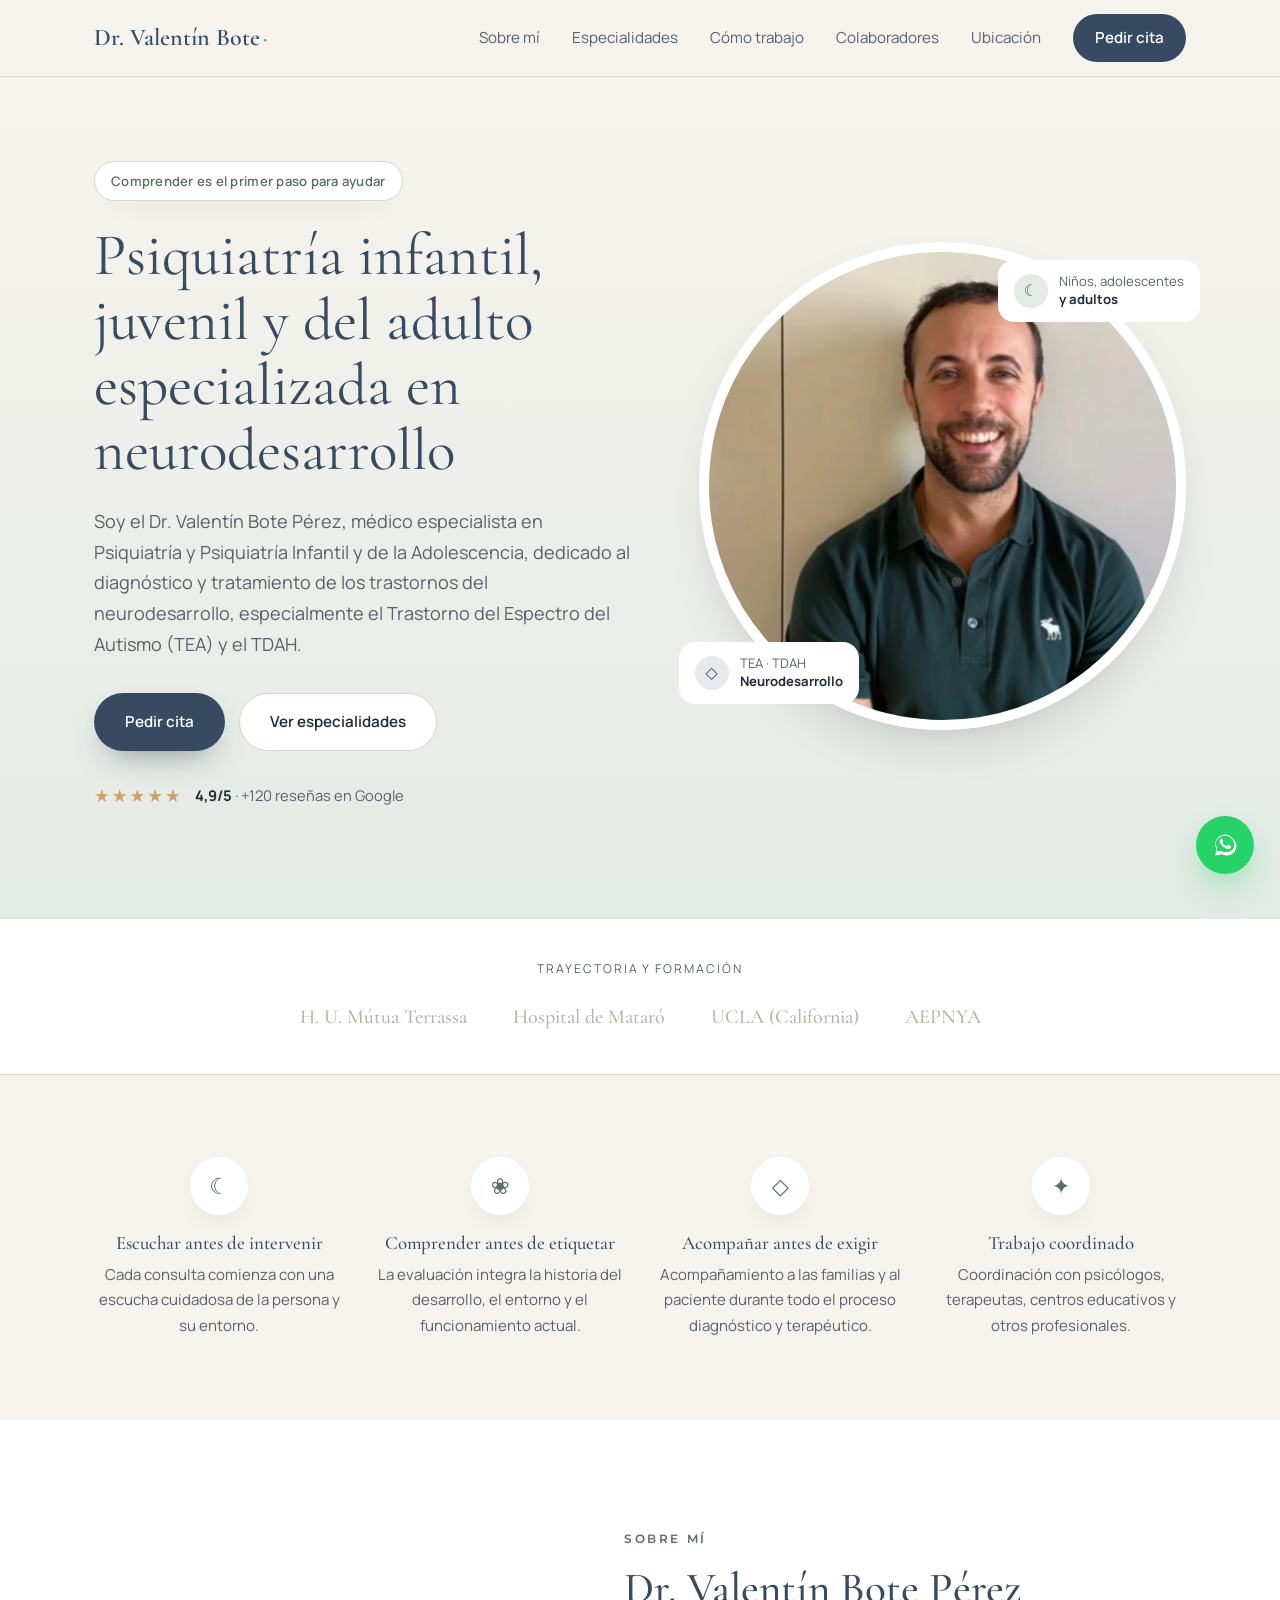
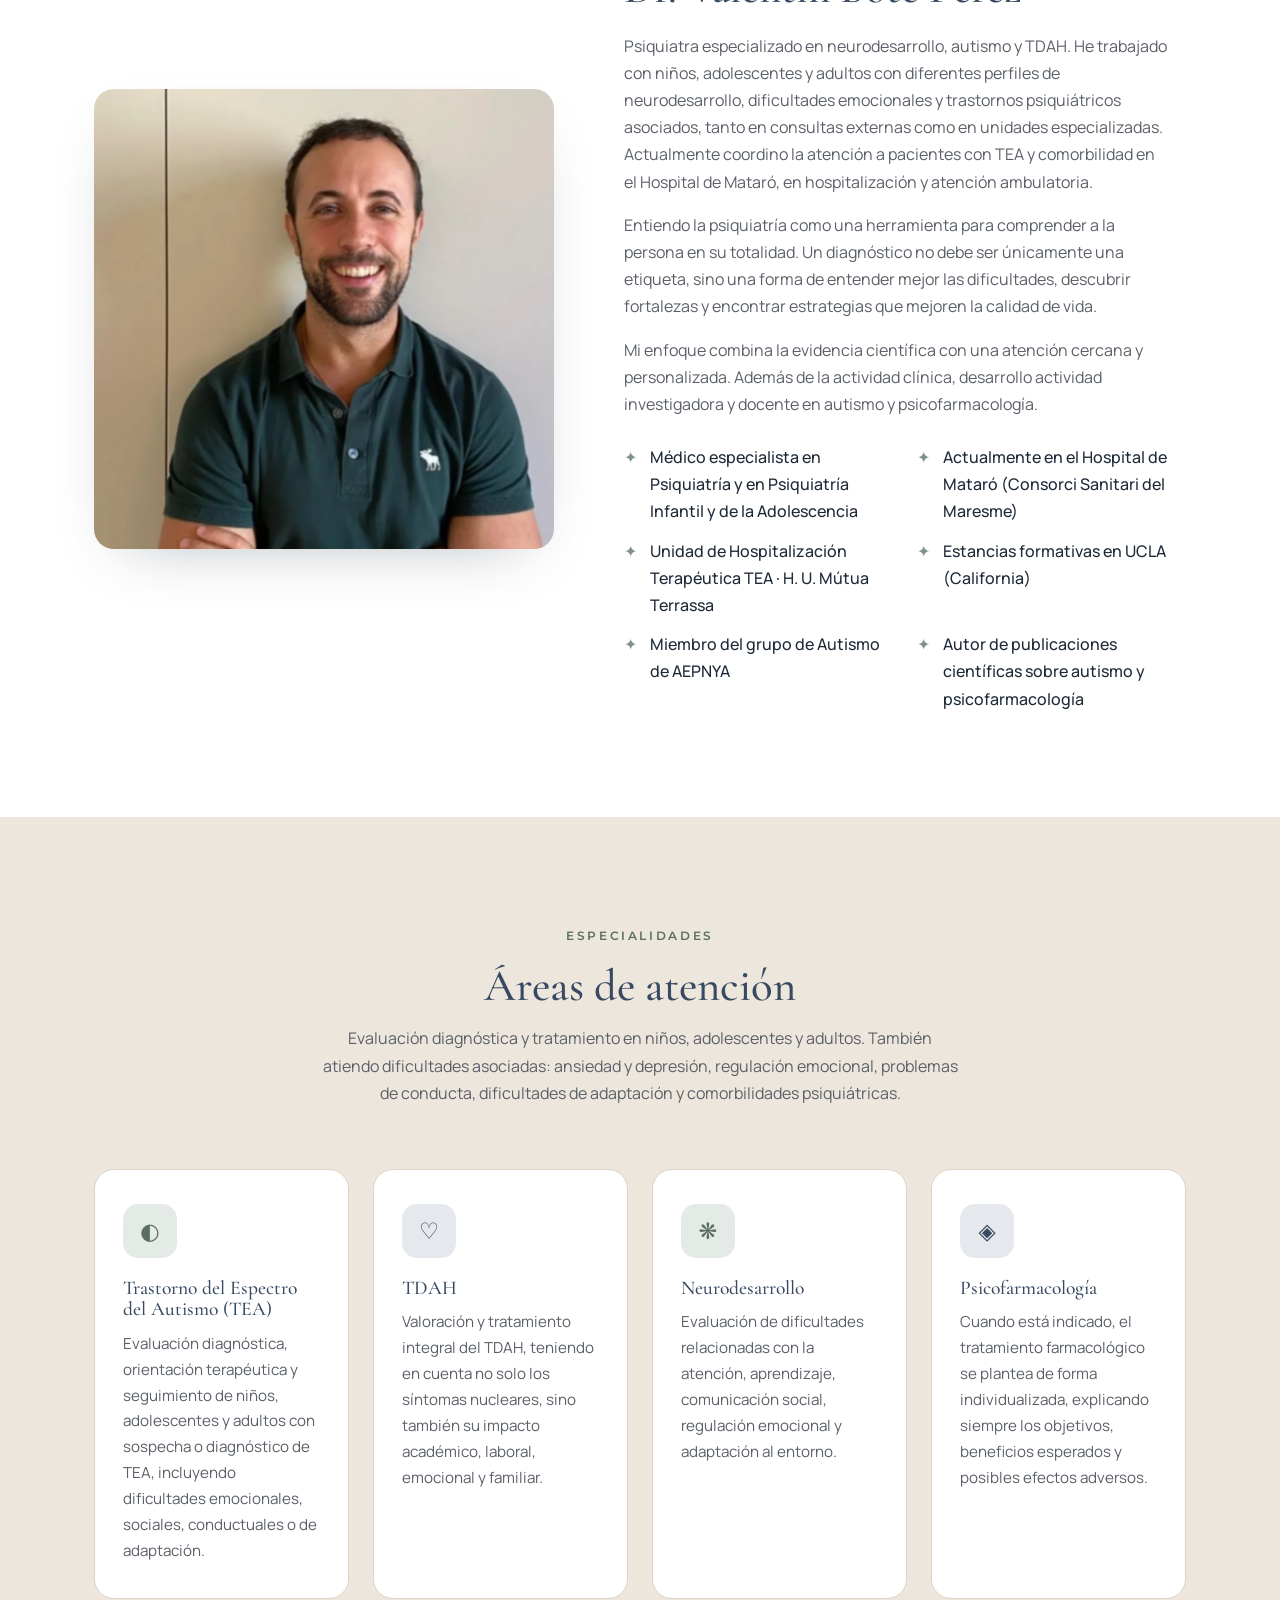
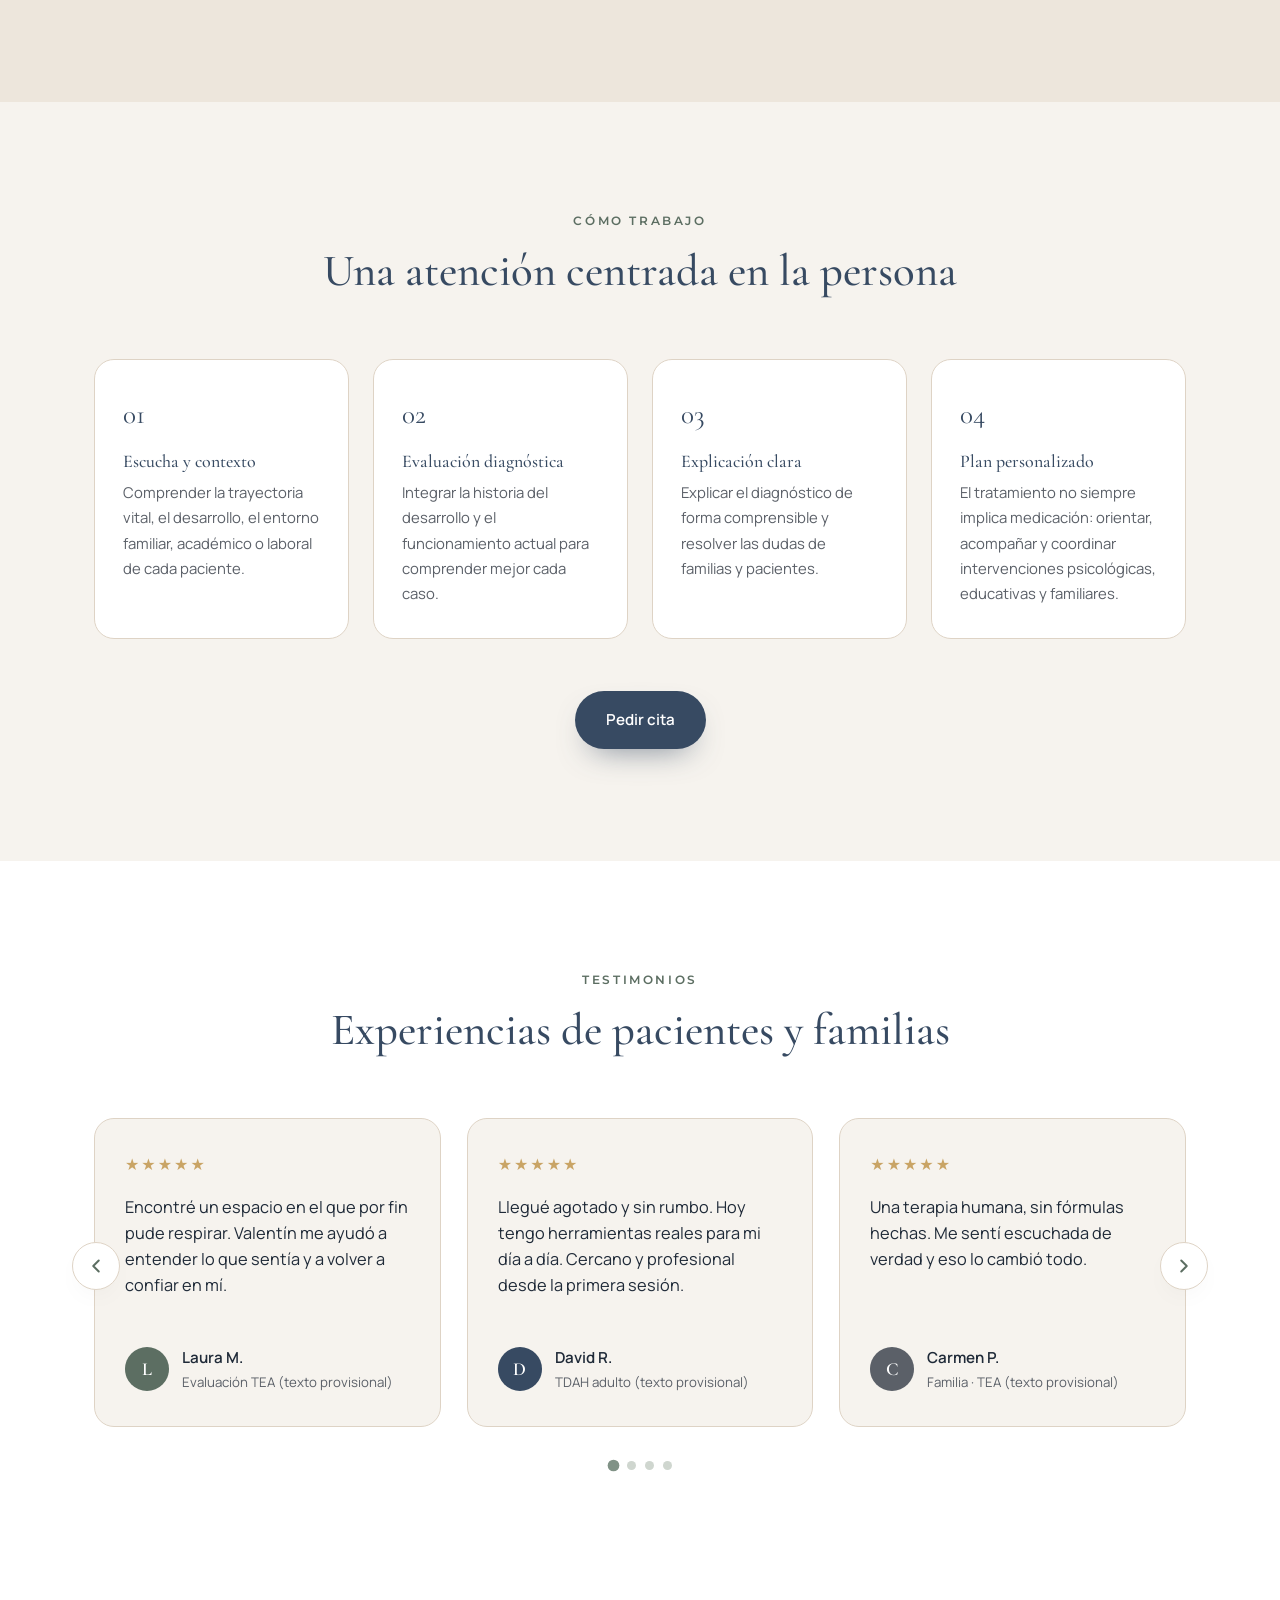
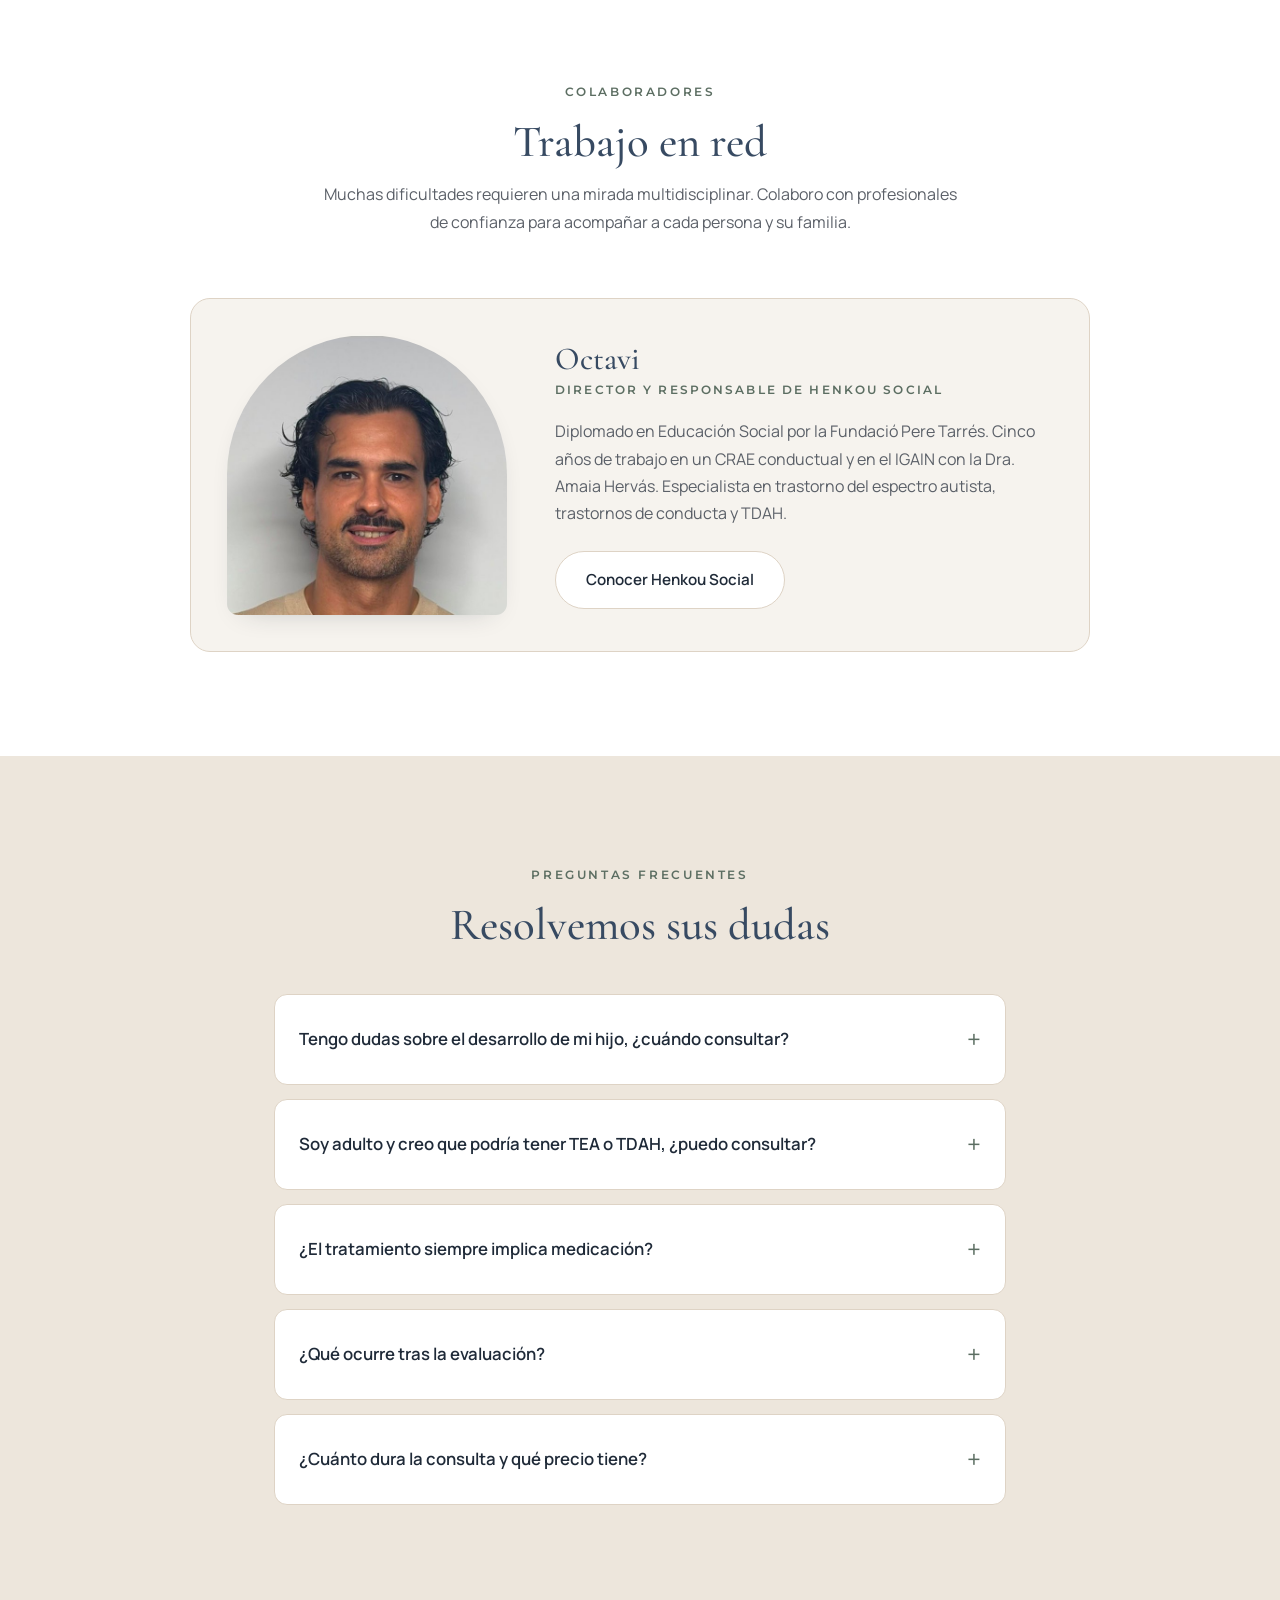
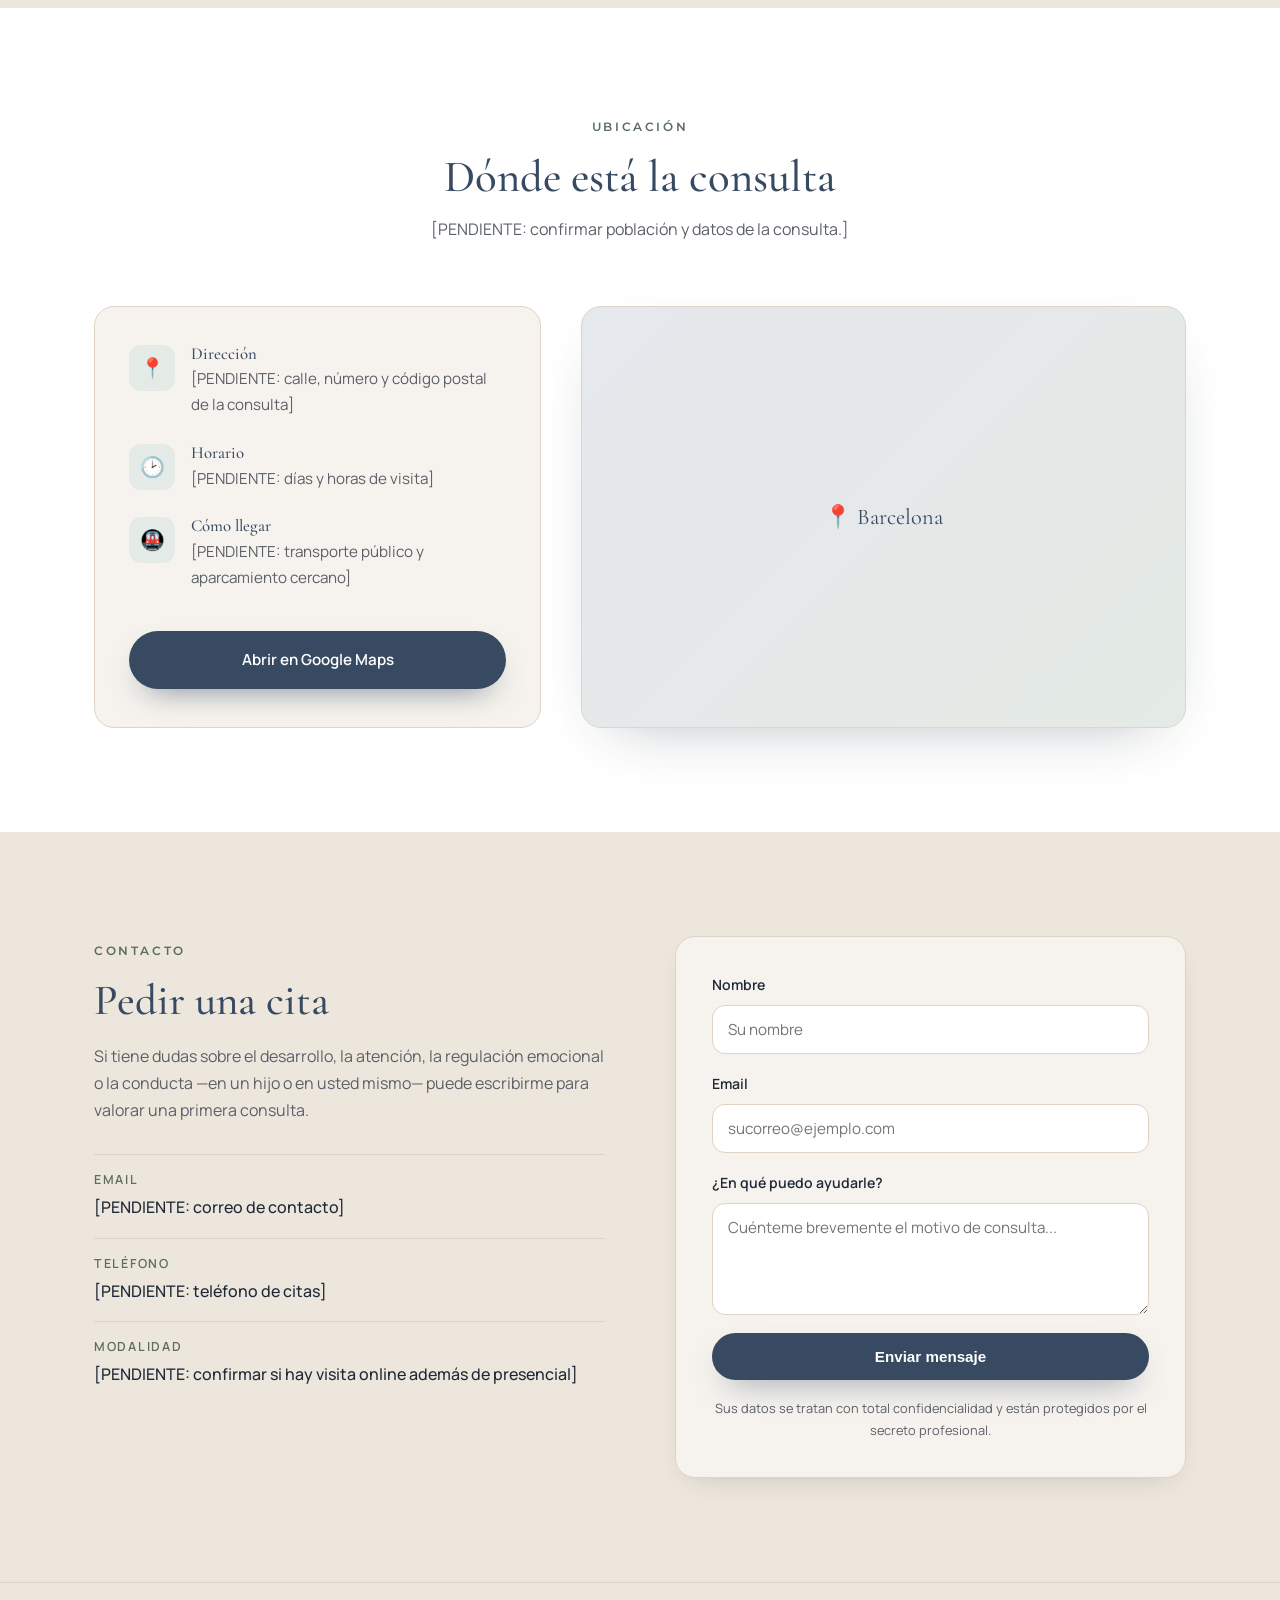
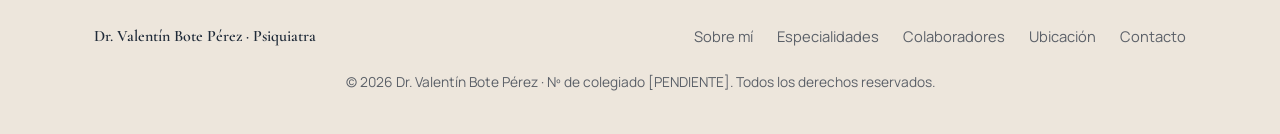
<file: version-anterior/index.html>
<!DOCTYPE html>
<html lang="es">
<head>
  <meta charset="UTF-8" />
  <meta name="viewport" content="width=device-width, initial-scale=1.0" />
  <title>Dr. Valentín Bote · Psiquiatra infantil, juvenil y del adulto</title>
  <meta name="description" content="Dr. Valentín Bote Pérez, médico psiquiatra especializado en neurodesarrollo, autismo (TEA) y TDAH en niños, adolescentes y adultos. Evaluación diagnóstica y tratamiento basado en la evidencia." />
  <link rel="preconnect" href="https://fonts.googleapis.com" />
  <link rel="preconnect" href="https://fonts.gstatic.com" crossorigin />
  <link href="https://fonts.googleapis.com/css2?family=Cormorant+Garamond:ital,wght@0,300;0,400;0,500;0,600;1,400&family=Montserrat:wght@500;600&family=Manrope:wght@400;500;600;700&display=swap" rel="stylesheet" />
  <link rel="stylesheet" href="styles.css" />
</head>
<body>

  <!-- ===== Navegación ===== -->
  <header class="nav">
    <div class="container nav__inner">
      <a href="#inicio" class="nav__logo">Dr.&nbsp;Valentín&nbsp;Bote<span>·</span></a>
      <nav class="nav__links" id="navLinks" aria-label="Navegación principal">
        <a href="#sobre-mi">Sobre mí</a>
        <a href="#servicios">Especialidades</a>
        <a href="#proceso">Cómo trabajo</a>
        <a href="#colaboradores">Colaboradores</a>
        <a href="#ubicacion">Ubicación</a>
        <a href="#contacto" class="nav__cta">Pedir cita</a>
      </nav>
      <button class="nav__toggle" id="navToggle" aria-label="Abrir menú" aria-expanded="false" aria-controls="navLinks">
        <span></span><span></span><span></span>
      </button>
    </div>
  </header>

  <main>

    <!-- ===== Hero ===== -->
    <section class="hero" id="inicio">
      <div class="container hero__inner">
        <div class="hero__text">
          <span class="pill">Comprender es el primer paso para ayudar</span>
          <h1>Psiquiatría infantil, juvenil y del adulto especializada en neurodesarrollo</h1>
          <p class="lead">
            Soy el Dr. Valentín Bote Pérez, médico especialista en Psiquiatría y
            Psiquiatría Infantil y de la Adolescencia, dedicado al diagnóstico y
            tratamiento de los trastornos del neurodesarrollo, especialmente el
            Trastorno del Espectro del Autismo (TEA) y el TDAH.
          </p>
          <div class="hero__actions">
            <a href="#contacto" class="btn btn--primary">Pedir cita</a>
            <a href="#servicios" class="btn btn--ghost">Ver especialidades</a>
          </div>

          <div class="trust">
            <div class="trust__stars" aria-label="Valoración 5 sobre 5 en Google">
              ★★★★★
            </div>
            <p class="trust__text"><strong>4,9/5</strong> · +120 reseñas en Google</p>
          </div>
        </div>

        <div class="hero__media">
          <div class="hero__photo" role="img" aria-label="Retrato del Dr. Valentín Bote, psiquiatra"></div>
          <div class="hero__card hero__card--top">
            <span class="hero__card-icon">☾</span>
            <span>Niños, adolescentes<br /><strong>y adultos</strong></span>
          </div>
          <div class="hero__card hero__card--bottom">
            <span class="hero__card-icon">◇</span>
            <span>TEA · TDAH<br /><strong>Neurodesarrollo</strong></span>
          </div>
        </div>
      </div>
    </section>

    <!-- ===== Barra de confianza ===== -->
    <section class="logos">
      <div class="container">
        <p class="logos__label">Trayectoria y formación</p>
        <div class="logos__row" aria-label="Centros y entidades">
          <span>H.&nbsp;U.&nbsp;Mútua&nbsp;Terrassa</span>
          <span>Hospital&nbsp;de&nbsp;Mataró</span>
          <span>UCLA&nbsp;(California)</span>
          <span>AEPNYA</span>
        </div>
      </div>
    </section>

    <!-- ===== Valores ===== -->
    <section class="values">
      <div class="container values__grid">
        <div class="value">
          <span class="value__icon" aria-hidden="true">☾</span>
          <h3>Escuchar antes de intervenir</h3>
          <p>Cada consulta comienza con una escucha cuidadosa de la persona y su entorno.</p>
        </div>
        <div class="value">
          <span class="value__icon" aria-hidden="true">❀</span>
          <h3>Comprender antes de etiquetar</h3>
          <p>La evaluación integra la historia del desarrollo, el entorno y el funcionamiento actual.</p>
        </div>
        <div class="value">
          <span class="value__icon" aria-hidden="true">◇</span>
          <h3>Acompañar antes de exigir</h3>
          <p>Acompañamiento a las familias y al paciente durante todo el proceso diagnóstico y terapéutico.</p>
        </div>
        <div class="value">
          <span class="value__icon" aria-hidden="true">✦</span>
          <h3>Trabajo coordinado</h3>
          <p>Coordinación con psicólogos, terapeutas, centros educativos y otros profesionales.</p>
        </div>
      </div>
    </section>

    <!-- ===== Sobre mí ===== -->
    <section class="about section" id="sobre-mi">
      <div class="container about__inner">
        <div class="about__media">
          <div class="about__photo" role="img" aria-label="Foto del Dr. Valentín Bote, psiquiatra"></div>
        </div>
        <div class="about__text">
          <span class="eyebrow">Sobre mí</span>
          <h2>Dr. Valentín Bote Pérez</h2>
          <p>
            Psiquiatra especializado en neurodesarrollo, autismo y TDAH. He
            trabajado con niños, adolescentes y adultos con diferentes perfiles de
            neurodesarrollo, dificultades emocionales y trastornos psiquiátricos
            asociados, tanto en consultas externas como en unidades especializadas.
            Actualmente coordino la atención a pacientes con TEA y comorbilidad en
            el Hospital de Mataró, en hospitalización y atención ambulatoria.
          </p>
          <p>
            Entiendo la psiquiatría como una herramienta para comprender a la
            persona en su totalidad. Un diagnóstico no debe ser únicamente una
            etiqueta, sino una forma de entender mejor las dificultades, descubrir
            fortalezas y encontrar estrategias que mejoren la calidad de vida.
          </p>
          <p>
            Mi enfoque combina la evidencia científica con una atención cercana y
            personalizada. Además de la actividad clínica, desarrollo actividad
            investigadora y docente en autismo y psicofarmacología.
          </p>
          <ul class="about__creds">
            <li>Médico especialista en Psiquiatría y en Psiquiatría Infantil y de la Adolescencia</li>
            <li>Actualmente en el Hospital de Mataró (Consorci Sanitari del Maresme)</li>
            <li>Unidad de Hospitalización Terapéutica TEA · H. U. Mútua Terrassa</li>
            <li>Estancias formativas en UCLA (California)</li>
            <li>Miembro del grupo de Autismo de AEPNYA</li>
            <li>Autor de publicaciones científicas sobre autismo y psicofarmacología</li>
          </ul>
        </div>
      </div>
    </section>

    <!-- ===== Servicios ===== -->
    <section class="services section" id="servicios">
      <div class="container">
        <div class="section__head">
          <span class="eyebrow">Especialidades</span>
          <h2>Áreas de atención</h2>
          <p class="section__sub">
            Evaluación diagnóstica y tratamiento en niños, adolescentes y adultos.
            También atiendo dificultades asociadas: ansiedad y depresión, regulación
            emocional, problemas de conducta, dificultades de adaptación y
            comorbilidades psiquiátricas.
          </p>
        </div>

        <div class="services__grid">
          <article class="card">
            <span class="card__icon" aria-hidden="true">◐</span>
            <h3>Trastorno del Espectro del Autismo (TEA)</h3>
            <p>Evaluación diagnóstica, orientación terapéutica y seguimiento de niños, adolescentes y adultos con sospecha o diagnóstico de TEA, incluyendo dificultades emocionales, sociales, conductuales o de adaptación.</p>
          </article>
          <article class="card">
            <span class="card__icon" aria-hidden="true">♡</span>
            <h3>TDAH</h3>
            <p>Valoración y tratamiento integral del TDAH, teniendo en cuenta no solo los síntomas nucleares, sino también su impacto académico, laboral, emocional y familiar.</p>
          </article>
          <article class="card">
            <span class="card__icon" aria-hidden="true">❋</span>
            <h3>Neurodesarrollo</h3>
            <p>Evaluación de dificultades relacionadas con la atención, aprendizaje, comunicación social, regulación emocional y adaptación al entorno.</p>
          </article>
          <article class="card">
            <span class="card__icon" aria-hidden="true">◈</span>
            <h3>Psicofarmacología</h3>
            <p>Cuando está indicado, el tratamiento farmacológico se plantea de forma individualizada, explicando siempre los objetivos, beneficios esperados y posibles efectos adversos.</p>
          </article>
        </div>
      </div>
    </section>

    <!-- ===== Proceso ===== -->
    <section class="process section" id="proceso">
      <div class="container">
        <div class="section__head">
          <span class="eyebrow">Cómo trabajo</span>
          <h2>Una atención centrada en la persona</h2>
        </div>
        <ol class="steps">
          <li class="step">
            <span class="step__num">01</span>
            <h3>Escucha y contexto</h3>
            <p>Comprender la trayectoria vital, el desarrollo, el entorno familiar, académico o laboral de cada paciente.</p>
          </li>
          <li class="step">
            <span class="step__num">02</span>
            <h3>Evaluación diagnóstica</h3>
            <p>Integrar la historia del desarrollo y el funcionamiento actual para comprender mejor cada caso.</p>
          </li>
          <li class="step">
            <span class="step__num">03</span>
            <h3>Explicación clara</h3>
            <p>Explicar el diagnóstico de forma comprensible y resolver las dudas de familias y pacientes.</p>
          </li>
          <li class="step">
            <span class="step__num">04</span>
            <h3>Plan personalizado</h3>
            <p>El tratamiento no siempre implica medicación: orientar, acompañar y coordinar intervenciones psicológicas, educativas y familiares.</p>
          </li>
        </ol>
        <div class="process__cta">
          <a href="#contacto" class="btn btn--primary">Pedir cita</a>
        </div>
      </div>
    </section>

    <!-- ===== Testimonios ===== -->
    <section class="testimonials section" id="testimonios">
      <div class="container">
        <div class="section__head">
          <span class="eyebrow">Testimonios</span>
          <h2>Experiencias de pacientes y familias</h2>
        </div>
        <div class="carousel" id="reviews">
          <button class="carousel__arrow carousel__arrow--prev" aria-label="Reseña anterior">
            <svg viewBox="0 0 24 24" width="22" height="22" fill="none" stroke="currentColor" stroke-width="2.2" stroke-linecap="round" stroke-linejoin="round"><path d="M15 18l-6-6 6-6"/></svg>
          </button>

          <div class="carousel__viewport">
            <div class="carousel__track" id="reviewsTrack">
              <figure class="quote-card">
                <div class="quote-card__stars">★★★★★</div>
                <blockquote>Encontré un espacio en el que por fin pude respirar. Valentín me ayudó a entender lo que sentía y a volver a confiar en mí.</blockquote>
                <figcaption>
                  <span class="avatar" aria-hidden="true">L</span>
                  <span>Laura M.<small>Evaluación TEA (texto provisional)</small></span>
                </figcaption>
              </figure>
              <figure class="quote-card">
                <div class="quote-card__stars">★★★★★</div>
                <blockquote>Llegué agotado y sin rumbo. Hoy tengo herramientas reales para mi día a día. Cercano y profesional desde la primera sesión.</blockquote>
                <figcaption>
                  <span class="avatar" aria-hidden="true">D</span>
                  <span>David R.<small>TDAH adulto (texto provisional)</small></span>
                </figcaption>
              </figure>
              <figure class="quote-card">
                <div class="quote-card__stars">★★★★★</div>
                <blockquote>Una terapia humana, sin fórmulas hechas. Me sentí escuchada de verdad y eso lo cambió todo.</blockquote>
                <figcaption>
                  <span class="avatar" aria-hidden="true">C</span>
                  <span>Carmen P.<small>Familia · TEA (texto provisional)</small></span>
                </figcaption>
              </figure>
              <figure class="quote-card">
                <div class="quote-card__stars">★★★★★</div>
                <blockquote>Después de meses dándole vueltas, por fin entendí de dónde venía mi malestar. Un trato muy cercano y sin juicios.</blockquote>
                <figcaption>
                  <span class="avatar" aria-hidden="true">M</span>
                  <span>Marta S.<small>Neurodesarrollo (texto provisional)</small></span>
                </figcaption>
              </figure>
              <figure class="quote-card">
                <div class="quote-card__stars">★★★★★</div>
                <blockquote>Valentín me dio herramientas concretas para gestionar la ansiedad en el trabajo. Noté el cambio en pocas semanas.</blockquote>
                <figcaption>
                  <span class="avatar" aria-hidden="true">J</span>
                  <span>Javier T.<small>TDAH (texto provisional)</small></span>
                </figcaption>
              </figure>
              <figure class="quote-card">
                <div class="quote-card__stars">★★★★★</div>
                <blockquote>Recomendable al 100%. Profesional, empático y muy claro. Salgo de cada sesión con algo útil en lo que trabajar.</blockquote>
                <figcaption>
                  <span class="avatar" aria-hidden="true">N</span>
                  <span>Nuria B.<small>Evaluación diagnóstica (texto provisional)</small></span>
                </figcaption>
              </figure>
            </div>
          </div>

          <button class="carousel__arrow carousel__arrow--next" aria-label="Reseña siguiente">
            <svg viewBox="0 0 24 24" width="22" height="22" fill="none" stroke="currentColor" stroke-width="2.2" stroke-linecap="round" stroke-linejoin="round"><path d="M9 18l6-6-6-6"/></svg>
          </button>

          <div class="carousel__dots" id="reviewsDots" aria-hidden="true"></div>
        </div>
      </div>
    </section>

    <!-- ===== Colaboradores ===== -->
    <section class="partners section" id="colaboradores">
      <div class="container">
        <div class="section__head">
          <span class="eyebrow">Colaboradores</span>
          <h2>Trabajo en red</h2>
          <p class="section__sub">
            Muchas dificultades requieren una mirada multidisciplinar. Colaboro con
            profesionales de confianza para acompañar a cada persona y su familia.
          </p>
        </div>

        <article class="partner">
          <div class="partner__photo" role="img" aria-label="Foto de Octavi, director de Henkou Social"></div>
          <div class="partner__body">
            <h3>Octavi</h3>
            <p class="partner__role">Director y responsable de Henkou Social</p>
            <p>
              Diplomado en Educación Social por la Fundació Pere Tarrés. Cinco años
              de trabajo en un CRAE conductual y en el IGAIN con la Dra. Amaia
              Hervás. Especialista en trastorno del espectro autista, trastornos de
              conducta y TDAH.
            </p>
            <a class="btn btn--ghost" href="https://henkousocial.com" target="_blank" rel="noopener">Conocer Henkou Social</a>
          </div>
        </article>
      </div>
    </section>

    <!-- ===== FAQ ===== -->
    <section class="faq section" id="faq">
      <div class="container faq__inner">
        <div class="section__head faq__head">
          <span class="eyebrow">Preguntas frecuentes</span>
          <h2>Resolvemos sus dudas</h2>
        </div>
        <div class="faq__list">
          <details class="faq__item">
            <summary>Tengo dudas sobre el desarrollo de mi hijo, ¿cuándo consultar?</summary>
            <p>Muchas familias llegan a consulta después de años intentando comprender determinadas dificultades: problemas sociales, atención, regulación emocional, conducta o adaptación escolar. La evaluación psiquiátrica permite ordenar la información, resolver dudas y orientar los siguientes pasos.</p>
          </details>
          <details class="faq__item">
            <summary>Soy adulto y creo que podría tener TEA o TDAH, ¿puedo consultar?</summary>
            <p>Sí. Algunas personas llegan a la edad adulta con preguntas sobre su forma de relacionarse, gestionar las emociones, organizarse o adaptarse a determinadas situaciones. Una evaluación especializada puede ayudar a comprender mejor estas dificultades y encontrar herramientas adecuadas.</p>
          </details>
          <details class="faq__item">
            <summary>¿El tratamiento siempre implica medicación?</summary>
            <p>No. En muchos casos consiste en orientar, explicar, acompañar y coordinar diferentes intervenciones psicológicas, educativas y familiares. Cuando el tratamiento farmacológico está indicado, se plantea de forma individualizada, valorando siempre beneficios, riesgos y preferencias de la persona.</p>
          </details>
          <details class="faq__item">
            <summary>¿Qué ocurre tras la evaluación?</summary>
            <p>Se explica el diagnóstico de forma clara y comprensible, se resuelven las dudas de la familia y del paciente, y se establecen objetivos realistas y personalizados, trabajando de forma coordinada con psicólogos, terapeutas y centros educativos cuando es necesario.</p>
          </details>
          <details class="faq__item">
            <summary>¿Cuánto dura la consulta y qué precio tiene?</summary>
            <p>[PENDIENTE: indicar duración de la primera visita y de las visitas de seguimiento, así como tarifas.]</p>
          </details>
        </div>
      </div>
    </section>

    <!-- ===== Ubicación ===== -->
    <section class="location section" id="ubicacion">
      <div class="container">
        <div class="section__head">
          <span class="eyebrow">Ubicación</span>
          <h2>Dónde está la consulta</h2>
          <p class="section__sub">[PENDIENTE: confirmar población y datos de la consulta.]</p>
        </div>

        <div class="location__inner">
          <div class="location__info">
            <div class="location__row">
              <span class="location__icon" aria-hidden="true">📍</span>
              <div>
                <h3>Dirección</h3>
                <p>[PENDIENTE: calle, número y código postal de la consulta]</p>
              </div>
            </div>
            <div class="location__row">
              <span class="location__icon" aria-hidden="true">🕑</span>
              <div>
                <h3>Horario</h3>
                <p>[PENDIENTE: días y horas de visita]</p>
              </div>
            </div>
            <div class="location__row">
              <span class="location__icon" aria-hidden="true">🚇</span>
              <div>
                <h3>Cómo llegar</h3>
                <p>[PENDIENTE: transporte público y aparcamiento cercano]</p>
              </div>
            </div>
            <a class="btn btn--primary" href="https://www.google.com/maps/search/?api=1&query=Barcelona,+Espa%C3%B1a" target="_blank" rel="noopener">Abrir en Google Maps</a>
          </div>

          <div class="location__map">
            <span class="location__map-fallback" aria-hidden="true">📍 Barcelona</span>
            <iframe
              title="Mapa de la ubicación de la consulta en Barcelona"
              src="https://www.google.com/maps?q=Barcelona%2C+Espa%C3%B1a&z=14&hl=es&output=embed"
              loading="lazy"
              referrerpolicy="no-referrer-when-downgrade"
              allowfullscreen></iframe>
          </div>
        </div>
      </div>
    </section>

    <!-- ===== Contacto ===== -->
    <section class="contact section" id="contacto">
      <div class="container contact__inner">
        <div class="contact__text">
          <span class="eyebrow">Contacto</span>
          <h2>Pedir una cita</h2>
          <p>
            Si tiene dudas sobre el desarrollo, la atención, la regulación
            emocional o la conducta —en un hijo o en usted mismo— puede
            escribirme para valorar una primera consulta.
          </p>
          <ul class="contact__list">
            <li><span>Email</span> [PENDIENTE: correo de contacto]</li>
            <li><span>Teléfono</span> [PENDIENTE: teléfono de citas]</li>
            <li><span>Modalidad</span> [PENDIENTE: confirmar si hay visita online además de presencial]</li>
          </ul>
        </div>

        <form class="contact__form" onsubmit="return false;">
          <label>
            Nombre
            <input type="text" name="nombre" placeholder="Su nombre" />
          </label>
          <label>
            Email
            <input type="email" name="email" placeholder="sucorreo@ejemplo.com" />
          </label>
          <label>
            ¿En qué puedo ayudarle?
            <textarea name="mensaje" rows="4" placeholder="Cuénteme brevemente el motivo de consulta..."></textarea>
          </label>
          <button type="submit" class="btn btn--primary btn--full">Enviar mensaje</button>
          <p class="contact__privacy">Sus datos se tratan con total confidencialidad y están protegidos por el secreto profesional.</p>
        </form>
      </div>
    </section>

  </main>

  <!-- ===== Footer ===== -->
  <footer class="footer">
    <div class="container footer__inner">
      <span class="footer__logo">Dr. Valentín Bote Pérez · Psiquiatra</span>
      <nav class="footer__links">
        <a href="#sobre-mi">Sobre mí</a>
        <a href="#servicios">Especialidades</a>
        <a href="#colaboradores">Colaboradores</a>
        <a href="#ubicacion">Ubicación</a>
        <a href="#contacto">Contacto</a>
      </nav>
      <p class="footer__copy">© 2026 Dr. Valentín Bote Pérez · Nº de colegiado [PENDIENTE]. Todos los derechos reservados.</p>
    </div>
  </footer>

  <!-- ===== Botón flotante WhatsApp ===== -->
  <a href="#contacto" class="wa" aria-label="Contactar por WhatsApp">
    <svg viewBox="0 0 32 32" width="26" height="26" aria-hidden="true" fill="currentColor">
      <path d="M16 3C9.4 3 4 8.4 4 15c0 2.1.6 4.2 1.6 6L4 29l8.2-1.5c1.7.9 3.7 1.4 5.8 1.4 6.6 0 12-5.4 12-12S22.6 3 16 3zm0 21.8c-1.8 0-3.6-.5-5.1-1.4l-.4-.2-4.9.9.9-4.8-.3-.4c-1-1.6-1.5-3.4-1.5-5.3C4.6 9.7 9.7 4.6 16 4.6S27.4 9.7 27.4 16 22.3 24.8 16 24.8zm6.3-8.1c-.3-.2-2-1-2.3-1.1-.3-.1-.5-.2-.8.2-.2.3-.9 1.1-1.1 1.3-.2.2-.4.3-.7.1-.3-.2-1.4-.5-2.7-1.7-1-.9-1.7-2-1.9-2.3-.2-.3 0-.5.1-.7l.5-.6c.2-.2.2-.3.3-.5.1-.2 0-.4 0-.6l-1-2.4c-.3-.6-.5-.5-.7-.5h-.6c-.2 0-.6.1-.9.4-.3.3-1.2 1.2-1.2 2.9s1.2 3.3 1.4 3.6c.2.2 2.5 3.8 6 5.3.8.4 1.5.6 2 .7.8.3 1.6.2 2.2.1.7-.1 2-.8 2.3-1.6.3-.8.3-1.5.2-1.6-.1-.2-.3-.2-.6-.4z"/>
    </svg>
  </a>

  <script src="script.js"></script>
</body>
</html>
</file>
<file: styles.css>
/* ===== Variables · Paleta oficial (guía de identidad visual) ===== */
:root {
  --cream:      #F6F3EE;   /* Marfil · fondo general */
  --cream-2:    #EDE6DC;   /* Arena claro · fondo alterno */
  --sand:       #DED3C5;   /* Arena · cajas destacadas */
  --white:      #ffffff;

  --sage:       #809286;   /* Salvia · acento (nunca como texto sobre claro) */
  --sage-deep:  #5C6E62;   /* Salvia profunda · texto de acento */
  --sage-light: #A7B8AD;   /* Salvia claro */
  --sage-soft:  #E4EAE5;   /* tinte suave de salvia para fondos */

  --blue:       #374A62;   /* Azul Valentín · titulares y botones */
  --blue-deep:  #374A62;
  --blue-soft:  #E5E8ED;   /* tinte suave de azul para fondos */

  --ink:        #1F2A38;   /* Tinta · texto principal */
  --ink-soft:   #5B6068;   /* Piedra · texto secundario */
  --line:       #DED3C5;   /* bordes en arena */
  --gold:       #C9A465;   /* estrellas, más sobrio */

  --font-title: "Cormorant Garamond", Georgia, serif;
  --font-label: "Montserrat", system-ui, sans-serif;
  --font-body:  "Manrope", system-ui, sans-serif;

  --radius:     20px;
  --radius-sm:  13px;
  --shadow:     0 22px 60px -34px rgba(31, 42, 56, 0.40);
  --shadow-sm:  0 10px 30px -18px rgba(31, 42, 56, 0.32);
  --max:        1140px;
}

/* ===== Reset ===== */
* { margin: 0; padding: 0; box-sizing: border-box; }
html { scroll-behavior: smooth; overflow-x: clip; }

body {
  font-family: var(--font-body);
  color: var(--ink);
  background: var(--cream);
  line-height: 1.7;
  -webkit-font-smoothing: antialiased;
  overflow-x: clip; /* red de seguridad contra micro-desbordamientos */
}

/* Evita que los hijos de grids/flex impongan un ancho mínimo intrínseco */
.hero__inner > *, .about__inner > *, .contact__inner > *,
.location__inner > *, .services__grid > *, .values__grid > *,
.steps > * { min-width: 0; }

/* Imágenes y multimedia nunca desbordan */
img, svg, iframe, video { max-width: 100%; }

h1, h2, h3 {
  font-family: var(--font-title);
  font-weight: 500;
  line-height: 1.1;
  letter-spacing: 0;
  color: var(--blue);
}
h1 { font-weight: 400; }

a { color: inherit; text-decoration: none; }

.container { width: 100%; max-width: var(--max); margin: 0 auto; padding: 0 24px; }
.section { padding: 104px 0; }

.eyebrow {
  display: inline-block;
  font-family: var(--font-label);
  font-size: 0.74rem;
  letter-spacing: 0.22em;
  text-transform: uppercase;
  color: var(--sage-deep);
  font-weight: 600;
  margin-bottom: 16px;
}

.pill {
  display: inline-block;
  background: var(--white);
  border: 1px solid var(--line);
  color: var(--sage-deep);
  font-size: 0.82rem;
  font-weight: 600;
  letter-spacing: 0.02em;
  padding: 8px 16px;
  border-radius: 999px;
  margin-bottom: 22px;
  box-shadow: var(--shadow-sm);
}

.section__head { max-width: 640px; margin: 0 auto 62px; text-align: center; }
.section__head h2 { font-size: clamp(2rem, 4vw, 2.8rem); }
.section__sub { color: var(--ink-soft); margin-top: 14px; }

/* ===== Botones ===== */
.btn {
  display: inline-block;
  padding: 15px 30px;
  border-radius: 999px;
  font-weight: 600;
  font-size: 0.95rem;
  transition: transform 0.25s ease, background 0.25s ease, box-shadow 0.25s ease;
  cursor: pointer;
  border: 1px solid transparent;
}
.btn--primary {
  background: var(--blue);
  color: var(--white);
  box-shadow: 0 14px 32px -16px rgba(55, 74, 98, 0.75);
}
.btn--primary:hover { background: var(--ink); transform: translateY(-2px); }
.btn--ghost { background: var(--white); border-color: var(--line); color: var(--ink); }
.btn--ghost:hover { border-color: var(--sage); color: var(--sage-deep); transform: translateY(-2px); }
.btn--full { width: 100%; border: none; }

/* ===== Navegación ===== */
.nav {
  position: sticky; top: 0; z-index: 50;
  background: rgba(246, 243, 238, 0.88);
  backdrop-filter: blur(12px);
  border-bottom: 1px solid var(--line);
}
.nav__inner { display: flex; align-items: center; justify-content: space-between; height: 76px; }
.nav__logo { font-family: var(--font-title); font-size: 1.5rem; font-weight: 600; color: var(--blue); }
.nav__logo span { color: var(--sage); margin-left: 3px; }
.nav__links { display: flex; align-items: center; gap: 32px; }
.nav__links a { font-size: 0.95rem; color: var(--ink-soft); transition: color 0.2s; }
.nav__links a:hover { color: var(--ink); }
.nav__cta {
  background: var(--blue); color: var(--white) !important;
  padding: 11px 22px; border-radius: 999px; font-weight: 600;
  white-space: nowrap;
}
.nav__cta:hover { background: var(--ink); }

/* Botón hamburguesa (oculto en escritorio) */
.nav__toggle {
  display: none;
  flex-direction: column; justify-content: center; gap: 5px;
  width: 44px; height: 44px; padding: 0;
  background: transparent; border: none; cursor: pointer;
}
.nav__toggle span {
  display: block; width: 24px; height: 2px; margin: 0 auto;
  background: var(--ink); border-radius: 2px;
  transition: transform 0.3s ease, opacity 0.2s ease;
}
.nav__toggle[aria-expanded="true"] span:nth-child(1) { transform: translateY(7px) rotate(45deg); }
.nav__toggle[aria-expanded="true"] span:nth-child(2) { opacity: 0; }
.nav__toggle[aria-expanded="true"] span:nth-child(3) { transform: translateY(-7px) rotate(-45deg); }

/* ===== Hero ===== */
.hero {
  background: linear-gradient(180deg, var(--cream) 0%, var(--sage-soft) 100%);
  padding: 84px 0 108px;
}
.hero__inner {
  display: grid; grid-template-columns: 1.05fr 0.95fr;
  gap: 66px; align-items: center;
}
.hero__text h1 { font-size: clamp(2.4rem, 5vw, 3.7rem); margin-bottom: 22px; }
.lead { font-size: 1.13rem; color: var(--ink-soft); max-width: 30em; }
.hero__actions { display: flex; gap: 14px; margin: 34px 0 30px; flex-wrap: wrap; }

.trust { display: flex; align-items: center; gap: 12px; flex-wrap: wrap; }
.trust__stars { color: var(--gold); font-size: 1.1rem; letter-spacing: 2px; }
.trust__text { font-size: 0.92rem; color: var(--ink-soft); }
.trust__text strong { color: var(--ink); }

.hero__media { position: relative; }
.hero__photo {
  border-radius: 50%;
  overflow: hidden;
  box-shadow: var(--shadow);
  aspect-ratio: 1 / 1;
  border: 10px solid var(--white);
  /* La foto se recorta para mostrar solo a la persona (centro-superior). */
  /* Si el archivo aún no existe, se ve el degradado de reserva. */
  background:
    url('assets/hero.jpg') center center / cover no-repeat,
    linear-gradient(135deg, #e7eee4, #d6e2e6);
}

.hero__card {
  position: absolute;
  background: var(--white);
  border-radius: 16px;
  padding: 13px 16px;
  box-shadow: var(--shadow);
  display: flex; align-items: center; gap: 11px;
  font-size: 0.82rem; line-height: 1.35; color: var(--ink-soft);
}
.hero__card strong { color: var(--ink); }
.hero__card-icon {
  display: inline-flex; align-items: center; justify-content: center;
  width: 34px; height: 34px; border-radius: 50%;
  background: var(--sage-soft); color: var(--sage-deep); font-size: 1rem;
}
.hero__card--top { top: 18px; right: -14px; }
.hero__card--bottom { bottom: 26px; left: -20px; }
.hero__card--bottom .hero__card-icon { background: var(--blue-soft); color: var(--blue-deep); }

/* ===== Barra de medios ===== */
.logos { background: var(--white); padding: 40px 0; border-bottom: 1px solid var(--line); }
.logos__label {
  text-align: center; font-size: 0.76rem; letter-spacing: 0.16em;
  text-transform: uppercase; color: var(--ink-soft); margin-bottom: 20px;
}
.logos__row {
  display: flex; justify-content: center; align-items: center;
  gap: 46px; flex-wrap: wrap;
  font-family: var(--font-title); font-size: 1.25rem; font-weight: 500;
  color: #b7b1a6;
}

/* ===== Valores ===== */
.values { background: var(--cream); padding: 82px 0; }
.values__grid { display: grid; grid-template-columns: repeat(4, 1fr); gap: 30px; }
.value { text-align: center; }
.value__icon {
  display: inline-flex; align-items: center; justify-content: center;
  width: 58px; height: 58px; border-radius: 50%;
  background: var(--white); box-shadow: var(--shadow-sm);
  color: var(--sage-deep); font-size: 1.4rem; margin-bottom: 18px;
}
.value h3 { font-size: 1.18rem; margin-bottom: 8px; }
.value p { color: var(--ink-soft); font-size: 0.94rem; }

/* ===== Sobre mí ===== */
.about { background: var(--white); }
.about__inner { display: grid; grid-template-columns: 0.9fr 1.1fr; gap: 70px; align-items: center; }
.about__photo {
  border-radius: var(--radius); overflow: hidden;
  box-shadow: var(--shadow); aspect-ratio: 1 / 1;
  background:
    url('assets/about.jpg') center center / cover no-repeat,
    linear-gradient(135deg, #dce8ea, #e3dcea);
}
.about__text h2 { font-size: clamp(2rem, 4vw, 2.7rem); margin-bottom: 20px; }
.about__text p { color: var(--ink-soft); margin-bottom: 16px; max-width: 34em; }
.about__creds { list-style: none; margin-top: 26px; display: grid; grid-template-columns: repeat(2, 1fr); gap: 12px 24px; }
.about__creds li { padding-left: 26px; position: relative; font-weight: 500; }
.about__creds li::before { content: "✦"; position: absolute; left: 0; color: var(--sage); }

/* ===== Servicios ===== */
.services { background: var(--cream-2); }
.services__grid { display: grid; grid-template-columns: repeat(4, 1fr); gap: 24px; }
.card {
  background: var(--white); border-radius: var(--radius);
  padding: 34px 28px; border: 1px solid var(--line);
  transition: transform 0.28s ease, box-shadow 0.28s ease;
}
.card:hover { transform: translateY(-6px); box-shadow: var(--shadow); }
.card__icon {
  display: inline-flex; align-items: center; justify-content: center;
  width: 54px; height: 54px; border-radius: 15px;
  background: var(--sage-soft); color: var(--sage-deep);
  font-size: 1.4rem; margin-bottom: 20px;
}
.card:nth-child(2n) .card__icon { background: var(--blue-soft); color: var(--blue-deep); }
.card h3 { font-size: 1.22rem; margin-bottom: 10px; }
.card p { color: var(--ink-soft); font-size: 0.95rem; }

/* ===== Proceso ===== */
.process { background: var(--cream); }
.steps { list-style: none; display: grid; grid-template-columns: repeat(4, 1fr); gap: 24px; }
.step {
  background: var(--white); border-radius: var(--radius);
  padding: 32px 28px; border: 1px solid var(--line); position: relative;
}
.step__num { font-family: var(--font-title); font-size: 1.7rem; color: var(--blue-deep); display: block; margin-bottom: 14px; }
.step h3 { font-size: 1.12rem; margin-bottom: 8px; }
.step p { color: var(--ink-soft); font-size: 0.93rem; }
.process__cta { text-align: center; margin-top: 52px; }

/* ===== Testimonios (carrusel) ===== */
.testimonials { background: var(--white); }

.carousel { position: relative; }
.carousel__viewport { overflow: hidden; }
.carousel__track {
  display: flex;
  gap: 26px;
  transition: transform 0.55s cubic-bezier(0.22, 1, 0.36, 1);
  will-change: transform;
}
/* 3 tarjetas visibles en escritorio */
.carousel__track .quote-card { flex: 0 0 calc((100% - 2 * 26px) / 3); }

/* Flechas laterales */
.carousel__arrow {
  position: absolute; top: 42%; transform: translateY(-50%);
  z-index: 3;
  width: 48px; height: 48px; border-radius: 50%;
  background: var(--white); border: 1px solid var(--line);
  color: var(--sage-deep); cursor: pointer;
  display: flex; align-items: center; justify-content: center;
  box-shadow: var(--shadow-sm);
  transition: transform 0.2s ease, background 0.2s ease, opacity 0.2s ease, color 0.2s ease;
}
.carousel__arrow:hover { background: var(--blue); color: var(--white); transform: translateY(-50%) scale(1.06); }
.carousel__arrow--prev { left: -22px; }
.carousel__arrow--next { right: -22px; }
.carousel__arrow:disabled { opacity: 0.35; cursor: default; }
.carousel__arrow:disabled:hover { background: var(--white); color: var(--sage-deep); transform: translateY(-50%); }

/* Puntos de posición */
.carousel__dots { display: flex; justify-content: center; gap: 9px; margin-top: 34px; }
.carousel__dots button {
  width: 9px; height: 9px; padding: 0; border: none; border-radius: 50%;
  background: #cfd6cf; cursor: pointer; transition: background 0.25s ease, transform 0.25s ease;
}
.carousel__dots button.is-active { background: var(--sage); transform: scale(1.3); }

.quote-card {
  background: var(--cream); border: 1px solid var(--line);
  border-radius: var(--radius); padding: 32px 30px;
  display: flex; flex-direction: column;
}
.quote-card__stars { color: var(--gold); letter-spacing: 2px; margin-bottom: 16px; }
.quote-card blockquote {
  font-size: 1.02rem; color: var(--ink); line-height: 1.6;
  margin-bottom: 24px; flex: 1;
}
.quote-card figcaption { display: flex; align-items: center; gap: 13px; font-weight: 600; font-size: 0.95rem; }
.quote-card small { display: block; font-weight: 400; color: var(--ink-soft); font-size: 0.83rem; }
.avatar {
  display: inline-flex; align-items: center; justify-content: center;
  width: 44px; height: 44px; border-radius: 50%;
  background: var(--sage-deep); color: var(--white);
  font-family: var(--font-title); font-size: 1.15rem;
}
.quote-card:nth-child(3n+2) .avatar { background: var(--blue); }
.quote-card:nth-child(3n)   .avatar { background: var(--ink-soft); }

/* ===== FAQ ===== */
.faq { background: var(--cream-2); }
.faq__inner { max-width: 780px; margin: 0 auto; }
.faq__head { margin-bottom: 44px; }
.faq__list { display: grid; gap: 14px; }
.faq__item {
  background: var(--white); border: 1px solid var(--line);
  border-radius: var(--radius-sm); padding: 4px 24px;
  transition: box-shadow 0.25s ease;
}
.faq__item[open] { box-shadow: var(--shadow-sm); }
.faq__item summary {
  list-style: none; cursor: pointer;
  padding: 20px 0; font-weight: 600; font-size: 1.05rem;
  display: flex; align-items: center; justify-content: space-between; gap: 16px;
}
.faq__item summary::-webkit-details-marker { display: none; }
.faq__item summary::after {
  content: "+"; font-size: 1.5rem; color: var(--sage-deep);
  font-weight: 400; transition: transform 0.25s ease;
}
.faq__item[open] summary::after { transform: rotate(45deg); }
.faq__item p { color: var(--ink-soft); padding: 0 0 22px; margin: 0; max-width: 60ch; }

/* ===== Colaboradores ===== */
.partners { background: var(--white); }
.partner {
  display: grid; grid-template-columns: 360px 1fr; gap: 44px; align-items: center;
  max-width: 900px; margin: 0 auto;
  background: var(--cream); border: 1px solid var(--line);
  border-radius: var(--radius); padding: 36px;
}
.partner > * { min-width: 0; }
.partner__photo {
  aspect-ratio: 4 / 3; width: 100%;
  /* «El arco» de la guía: un extremo redondeado */
  border-radius: 120px 120px var(--radius-sm) var(--radius-sm);
  background: url('assets/octavi-valentin.jpg') center center / cover no-repeat, var(--cream-2);
  box-shadow: var(--shadow-sm);
}
.partner__body h3 { font-size: 2rem; margin-bottom: 4px; }
.partner__role {
  font-family: var(--font-label); font-size: 0.74rem; font-weight: 600;
  letter-spacing: 0.18em; text-transform: uppercase;
  color: var(--sage-deep); margin-bottom: 18px;
}
.partner__body p:not(.partner__role) { color: var(--ink-soft); margin-bottom: 24px; }

/* Franja de foto en «Cómo trabajo» */
.process__photo {
  margin: 56px auto 0; max-width: 900px;
  aspect-ratio: 16 / 7; border-radius: var(--radius);
  background: url('assets/consulta.jpg') center center / cover no-repeat, var(--cream-2);
  box-shadow: var(--shadow);
}

/* ===== Ubicación ===== */
.location { background: var(--white); }
.location__inner {
  display: grid; grid-template-columns: 0.85fr 1.15fr;
  gap: 40px; align-items: stretch;
}
.location__info {
  background: var(--cream); border: 1px solid var(--line);
  border-radius: var(--radius); padding: 38px 34px;
  display: flex; flex-direction: column; gap: 26px;
}
.location__row { display: flex; align-items: flex-start; gap: 16px; }
.location__icon {
  flex-shrink: 0;
  display: inline-flex; align-items: center; justify-content: center;
  width: 46px; height: 46px; border-radius: 12px;
  background: var(--sage-soft); color: var(--blue);
}
.location__row h3 { font-size: 1.05rem; margin-bottom: 3px; }
.location__row p { color: var(--ink-soft); font-size: 0.95rem; }
.location__info .btn { margin-top: auto; text-align: center; }

.location__map {
  position: relative;
  border-radius: var(--radius); overflow: hidden;
  box-shadow: var(--shadow); min-height: 420px;
  border: 1px solid var(--line);
  background: linear-gradient(135deg, var(--blue-soft), var(--sage-soft));
}
/* Texto de reserva que se ve si el mapa aún no ha cargado */
.location__map-fallback {
  position: absolute; inset: 0; z-index: 0;
  display: flex; align-items: center; justify-content: center;
  font-family: var(--font-title); font-size: 1.4rem; color: var(--blue-deep);
}
.location__map iframe {
  position: relative; z-index: 1;
  width: 100%; height: 100%; min-height: 420px; border: 0; display: block;
}

/* ===== Contacto ===== */
.contact { background: var(--cream-2); }
.contact__inner { display: grid; grid-template-columns: 1fr 1fr; gap: 70px; align-items: start; }
.contact__text h2 { font-size: clamp(2rem, 4vw, 2.7rem); margin-bottom: 18px; }
.contact__text p { color: var(--ink-soft); max-width: 32em; }
.contact__list { list-style: none; margin-top: 30px; display: grid; gap: 16px; }
.contact__list li { display: flex; flex-direction: column; border-top: 1px solid var(--line); padding-top: 14px; font-weight: 500; }
.contact__list span {
  font-size: 0.78rem; text-transform: uppercase; letter-spacing: 0.14em;
  color: var(--sage-deep); margin-bottom: 4px; font-weight: 600;
}
.contact__form {
  background: var(--cream); border: 1px solid var(--line);
  border-radius: var(--radius); padding: 36px;
  display: grid; gap: 18px; box-shadow: var(--shadow-sm);
}
.contact__form label { display: grid; gap: 8px; font-size: 0.88rem; font-weight: 600; }
.contact__form input, .contact__form textarea {
  font-family: inherit; font-size: 0.95rem; padding: 13px 15px;
  border: 1px solid var(--line); border-radius: var(--radius-sm);
  background: var(--white); color: var(--ink); resize: vertical;
  transition: border-color 0.2s, box-shadow 0.2s;
  width: 100%; min-width: 0; /* no imponen ancho mínimo */
}
.contact__form input:focus, .contact__form textarea:focus {
  outline: none; border-color: var(--sage);
  box-shadow: 0 0 0 3px rgba(128, 146, 134, 0.22);
}
.contact__privacy { font-size: 0.8rem; color: var(--ink-soft); text-align: center; }

/* ===== Footer ===== */
.footer { background: var(--cream-2); border-top: 1px solid var(--line); padding: 40px 0; }
.footer__inner { display: flex; align-items: center; justify-content: space-between; gap: 20px; flex-wrap: wrap; }
.footer__logo { font-family: var(--font-title); font-weight: 600; }
.footer__links { display: flex; gap: 24px; }
.footer__links a { color: var(--ink-soft); font-size: 0.92rem; transition: color 0.2s; }
.footer__links a:hover { color: var(--ink); }
.footer__copy { color: var(--ink-soft); font-size: 0.86rem; width: 100%; text-align: center; }

/* ===== WhatsApp flotante ===== */
.wa {
  position: fixed; bottom: 26px; right: 26px; z-index: 60;
  width: 58px; height: 58px; border-radius: 50%;
  background: #25d366; color: var(--white);
  display: flex; align-items: center; justify-content: center;
  box-shadow: 0 14px 34px -10px rgba(37, 211, 102, 0.7);
  transition: transform 0.25s ease;
  animation: wa-pulse 2.6s ease-in-out infinite;
}
.wa:hover { transform: scale(1.08); animation-play-state: paused; }

/* ===================================================== */
/* ===============  ANIMACIONES  ======================== */
/* ===================================================== */

/* --- Reveal al hacer scroll (activado por script.js) --- */
.reveal {
  opacity: 0;
  transform: translateY(26px);
  transition: opacity 0.7s ease, transform 0.7s cubic-bezier(0.22, 1, 0.36, 1);
  will-change: opacity, transform;
}
.reveal.is-visible { opacity: 1; transform: none; }

/* --- Flotación suave de las tarjetas del hero --- */
.hero__card--top    { animation: float 6s ease-in-out infinite; }
.hero__card--bottom { animation: float 6s ease-in-out infinite 1.2s; }

/* --- Latido del botón de WhatsApp --- */
@keyframes wa-pulse {
  0%, 100% { box-shadow: 0 14px 34px -10px rgba(37, 211, 102, 0.7), 0 0 0 0 rgba(37, 211, 102, 0.45); }
  50%      { box-shadow: 0 14px 34px -10px rgba(37, 211, 102, 0.7), 0 0 0 14px rgba(37, 211, 102, 0); }
}

/* --- Flotación --- */
@keyframes float {
  0%, 100% { transform: translateY(0); }
  50%      { transform: translateY(-9px); }
}

/* --- Brillo sutil al pasar por los botones primarios --- */
.btn--primary { position: relative; overflow: hidden; }
.btn--primary::after {
  content: ""; position: absolute; top: 0; left: -120%;
  width: 60%; height: 100%;
  background: linear-gradient(100deg, transparent, rgba(255,255,255,0.35), transparent);
  transform: skewX(-18deg);
  transition: left 0.6s ease;
}
.btn--primary:hover::after { left: 140%; }

/* --- Respeto por accesibilidad: sin movimiento --- */
@media (prefers-reduced-motion: reduce) {
  .reveal { opacity: 1 !important; transform: none !important; transition: none !important; }
  .hero__card--top, .hero__card--bottom, .wa { animation: none !important; }
  .btn--primary::after { display: none; }
  html { scroll-behavior: auto; }
}

/* ===== Responsive ===== */
@media (max-width: 940px) {
  .hero__inner, .about__inner, .contact__inner { grid-template-columns: 1fr; gap: 52px; }
  .hero__media, .about__media { width: 100%; max-width: 380px; margin: 0 auto; }
  .partner { grid-template-columns: 280px 1fr; gap: 28px; }
  .values__grid { grid-template-columns: repeat(2, 1fr); gap: 30px; }
  .services__grid { grid-template-columns: repeat(2, 1fr); }
  .steps { grid-template-columns: repeat(2, 1fr); }
  /* 2 tarjetas visibles en tablet */
  .carousel__track .quote-card { flex-basis: calc((100% - 26px) / 2); }
  .carousel__arrow--prev { left: -12px; }
  .carousel__arrow--next { right: -12px; }
  /* Ubicación en una columna */
  .location__inner { grid-template-columns: 1fr; gap: 26px; }
  .location__map, .location__map iframe { min-height: 340px; }
}

/* ===== Menú móvil (hamburguesa) ===== */
@media (max-width: 980px) {
  .nav__toggle { display: flex; }
  .nav__links {
    position: absolute; top: 100%; left: 0; right: 0;
    flex-direction: column; align-items: stretch; gap: 0;
    background: var(--cream);
    border-bottom: 1px solid var(--line);
    box-shadow: var(--shadow-sm);
    padding: 8px 0 16px;
    transform: translateY(-10px); opacity: 0; visibility: hidden;
    transition: opacity 0.25s ease, transform 0.25s ease, visibility 0.25s;
    max-height: calc(100dvh - 76px); overflow-y: auto;
  }
  .nav__links.is-open { transform: translateY(0); opacity: 1; visibility: visible; }
  .nav__links a { padding: 15px 24px; font-size: 1.02rem; }
  .nav__links a:not(.nav__cta):hover { background: var(--sage-soft); }
  .nav__cta { margin: 12px 24px 0; text-align: center; padding: 14px; }
}

@media (max-width: 620px) {
  .section { padding: 70px 0; }
  .container { padding-left: 18px; padding-right: 18px; }
  .contact__form { padding: 24px; }
  .partner { grid-template-columns: 1fr; gap: 26px; padding: 26px; text-align: center; }
  .partner__photo { max-width: 340px; margin: 0 auto; }
  .services__grid, .steps, .values__grid { grid-template-columns: 1fr; }
  .about__creds { grid-template-columns: 1fr; }
  /* 1 tarjeta visible en móvil */
  .carousel__track .quote-card { flex-basis: 100%; padding: 30px 40px; }
  .carousel__arrow { width: 42px; height: 42px; }
  .carousel__arrow--prev { left: -6px; }
  .carousel__arrow--next { right: -6px; }
  .logos__row { gap: 26px; font-size: 1.05rem; }
  .footer { padding-bottom: 96px; }
  .footer__inner { flex-direction: column; text-align: center; }
  .footer__links { flex-wrap: wrap; justify-content: center; }
}

/* ===== Opiniones Doctoralia + acciones de contacto ===== */
.doctoralia { max-width: 760px; margin: 0 auto; text-align: center; }
.doctoralia .zl-url { display: inline-block; }
.doctoralia__link { margin-top: 28px; }
.contact__actions { display: grid; gap: 14px; }
.contact__actions .btn { text-align: center; justify-content: center; }
.trust__text a:hover { color: var(--blue); }
</file>
<file: inmersiva/styles.css>
/* =====================================================================
   Dr. Valentín Bote · versión INMERSIVA · editorial clínico con animación
   Paleta y tipografías: guía de identidad visual (oct. 2026)
   ===================================================================== */
:root {
  --marfil:       #F6F3EE;
  --arena-claro:  #EDE6DC;
  --arena:        #DED3C5;
  --blanco:       #FFFFFF;
  --azul:         #374A62;
  --tinta:        #1F2A38;
  --salvia:       #809286;
  --salvia-prof:  #5C6E62;
  --salvia-claro: #A7B8AD;
  --piedra:       #5B6068;
  --linea:        rgba(31, 42, 56, 0.14);
  --linea-fuerte: rgba(31, 42, 56, 0.32);

  --f-titulo: "Cormorant Garamond", Georgia, serif;
  --f-label:  "Montserrat", system-ui, sans-serif;
  --f-cuerpo: "Manrope", system-ui, sans-serif;

  --max: 1280px;
  --gutter: clamp(20px, 5vw, 72px);
  --arco: 999px;
  --radio: 6px;
}

/* ---------- base ---------- */
* { margin: 0; padding: 0; box-sizing: border-box; }
html { scroll-behavior: smooth; overflow-x: clip; }
body {
  font-family: var(--f-cuerpo);
  font-size: 1.02rem;
  line-height: 1.7;
  color: var(--tinta);
  background: var(--marfil);
  -webkit-font-smoothing: antialiased;
  overflow-x: clip;
}
img, svg, iframe { max-width: 100%; }
a { color: inherit; text-decoration: none; }
h1, h2, h3 { font-family: var(--f-titulo); font-weight: 300; line-height: 1.05; color: var(--azul); letter-spacing: -0.005em; }
h1 em, h2 em { font-style: italic; color: var(--salvia-prof); }
p { max-width: 36em; }

.wrap { width: 100%; max-width: var(--max); margin: 0 auto; padding: 0 var(--gutter); }

/* antetítulo Montserrat */
.label {
  display: inline-block;
  font-family: var(--f-label);
  font-size: 0.68rem;
  font-weight: 600;
  letter-spacing: 0.26em;
  text-transform: uppercase;
  color: var(--salvia-prof);
}

/* cabecera de sección: número en margen + antetítulo + filete */
.section { padding: clamp(96px, 11vw, 150px) 0; position: relative; }
.section__head {
  display: grid;
  grid-template-columns: 110px 1fr;
  gap: 28px;
  align-items: end;
  padding-bottom: 28px;
  margin-bottom: clamp(44px, 6vw, 72px);
  border-bottom: 1px solid var(--linea-fuerte);
}
.section__num {
  font-family: var(--f-titulo);
  font-weight: 300;
  font-size: clamp(3.4rem, 6vw, 5.2rem);
  line-height: 0.85;
  color: var(--salvia-claro);
}
.section__head h2 { font-size: clamp(2.4rem, 4.6vw, 4rem); margin-top: 10px; }
.section__head .label { margin-bottom: 2px; }
.section__sub { color: var(--piedra); margin-top: 18px; max-width: 42em; }

/* botones y enlaces */
.btn {
  display: inline-flex; align-items: center; gap: 12px;
  font-family: var(--f-label); font-size: 0.72rem; font-weight: 600;
  letter-spacing: 0.2em; text-transform: uppercase;
  padding: 18px 30px; border-radius: 2px;
  border: 1px solid var(--azul); color: var(--azul); background: transparent;
  transition: background .25s ease, color .25s ease, transform .25s ease;
  cursor: pointer;
}
.btn:hover { background: var(--azul); color: var(--marfil); }
.btn--solid { background: var(--azul); color: var(--marfil); }
.btn--solid:hover { background: var(--tinta); border-color: var(--tinta); }
.btn--light { border-color: var(--marfil); color: var(--marfil); }
.btn--light:hover { background: var(--marfil); color: var(--tinta); }
.link-arrow {
  display: inline-flex; align-items: center; gap: 10px;
  font-family: var(--f-label); font-size: 0.72rem; font-weight: 600;
  letter-spacing: 0.2em; text-transform: uppercase; color: var(--azul);
  padding-bottom: 6px; border-bottom: 1px solid var(--azul);
  transition: gap .25s ease, color .25s ease;
}
.link-arrow:hover { gap: 16px; color: var(--salvia-prof); border-color: var(--salvia-prof); }
.link-arrow::after { content: "→"; font-family: var(--f-titulo); font-size: 1.2rem; line-height: 1; }

/* ---------- navegación ---------- */
.nav {
  position: sticky; top: 0; z-index: 50;
  background: rgba(246, 243, 238, 0.86);
  backdrop-filter: blur(14px);
  border-bottom: 1px solid var(--linea);
}
.nav__inner { display: flex; align-items: center; justify-content: space-between; height: 84px; }
.nav__logo { display: flex; flex-direction: column; line-height: 1; }
.nav__logo small { font-family: var(--f-label); font-size: 0.58rem; letter-spacing: 0.32em; text-transform: uppercase; color: var(--salvia-prof); margin-bottom: 4px; }
.nav__logo strong { font-family: var(--f-titulo); font-weight: 500; font-size: 1.55rem; color: var(--azul); white-space: nowrap; }
.nav__links { display: flex; align-items: center; gap: 28px; }
.nav__links a { font-family: var(--f-label); font-size: 0.66rem; font-weight: 600; letter-spacing: 0.18em; text-transform: uppercase; color: var(--piedra); position: relative; padding: 6px 0; white-space: nowrap; }
.nav__links a::after { content: ""; position: absolute; left: 0; bottom: 0; width: 0; height: 1px; background: var(--azul); transition: width .3s ease; }
.nav__links a:hover { color: var(--azul); }
.nav__links a:hover::after { width: 100%; }
.nav__links .nav__cta { border: 1px solid var(--azul); color: var(--azul); padding: 12px 20px; border-radius: 2px; }
.nav__links .nav__cta::after { display: none; }
.nav__links .nav__cta:hover { background: var(--azul); color: var(--marfil); }
.nav__toggle { display: none; flex-direction: column; justify-content: center; gap: 6px; width: 44px; height: 44px; background: none; border: 0; cursor: pointer; }
.nav__toggle span { display: block; width: 26px; height: 1px; background: var(--tinta); margin: 0 auto; transition: transform .3s ease, opacity .2s ease; }
.nav__toggle[aria-expanded="true"] span:nth-child(1) { transform: translateY(7px) rotate(45deg); }
.nav__toggle[aria-expanded="true"] span:nth-child(2) { opacity: 0; }
.nav__toggle[aria-expanded="true"] span:nth-child(3) { transform: translateY(-7px) rotate(-45deg); }

/* ---------- hero ---------- */
.hero { padding: clamp(48px, 7vw, 96px) 0 0; }
.hero__inner {
  display: grid; grid-template-columns: 1.12fr 0.88fr;
  gap: clamp(32px, 6vw, 96px); align-items: end;
}
.hero__text > * { min-width: 0; }
.hero__text .label { margin-bottom: 28px; }
.hero h1 { font-size: clamp(3rem, 7.2vw, 6.4rem); max-width: 10.5em; margin-bottom: 34px; }
.hero__lead { color: var(--piedra); font-size: 1.08rem; max-width: 34em; margin-bottom: 40px; }
.hero__actions { display: flex; align-items: center; gap: 36px; flex-wrap: wrap; margin-bottom: 64px; }
.hero__meta {
  display: flex; flex-wrap: wrap; gap: 12px 0;
  padding-top: 22px; border-top: 1px solid var(--linea-fuerte);
  font-family: var(--f-label); font-size: 0.66rem; font-weight: 600;
  letter-spacing: 0.22em; text-transform: uppercase; color: var(--piedra);
}
.hero__meta span + span::before { content: "·"; margin: 0 16px; color: var(--salvia); }
.hero__media { position: relative; padding-bottom: 36px; }
.hero__photo {
  aspect-ratio: 4 / 5; width: 100%;
  border-radius: var(--arco) var(--arco) var(--radio) var(--radio);
  background: url('../assets/hero.jpg') center 30% / cover no-repeat, var(--arena-claro);
}
.hero__caption {
  margin-top: 18px;
  display: flex; justify-content: space-between; align-items: baseline; gap: 16px;
  font-family: var(--f-label); font-size: 0.62rem; letter-spacing: 0.22em; text-transform: uppercase; color: var(--piedra);
}
.hero__caption em { font-family: var(--f-titulo); font-style: italic; font-size: 1.05rem; letter-spacing: 0; text-transform: none; color: var(--azul); }

/* ---------- trayectoria ---------- */
.logos { margin-top: clamp(64px, 8vw, 110px); border-top: 1px solid var(--linea-fuerte); border-bottom: 1px solid var(--linea-fuerte); }
.logos__inner { display: grid; grid-template-columns: 200px 1fr; align-items: center; gap: 24px; padding: 26px 0; }
.logos__row { display: flex; flex-wrap: wrap; gap: 10px 0; }
.logos__row span { font-family: var(--f-titulo); font-size: 1.35rem; font-weight: 400; color: var(--azul); }
.logos__row span + span::before { content: "·"; margin: 0 22px; color: var(--salvia); }

/* ---------- valores (círculos encadenados) ---------- */
.values { padding: clamp(80px, 9vw, 130px) 0 0; }
.values__intro { max-width: 30em; margin-bottom: 56px; }
.values__intro h2 { font-size: clamp(2rem, 3.6vw, 3rem); margin-top: 12px; }
.values__grid { display: grid; grid-template-columns: repeat(4, 1fr); }
.value { padding: 8px 32px 0 0; margin-right: 32px; border-left: 1px solid var(--linea); padding-left: 28px; }
.value:first-child { border-left: 0; padding-left: 0; }
.value:last-child { margin-right: 0; padding-right: 0; }
.value__num {
  display: inline-flex; align-items: center; justify-content: center;
  width: 44px; height: 44px; border-radius: 50%; border: 1px solid var(--azul);
  font-family: var(--f-titulo); font-size: 1.05rem; color: var(--azul); margin-bottom: 22px;
}
.value h3 { font-size: 1.55rem; font-weight: 400; margin-bottom: 10px; }
.value p { color: var(--piedra); font-size: 0.95rem; }

/* ---------- sobre mí ---------- */
.about__inner { display: grid; grid-template-columns: 5fr 7fr; gap: clamp(36px, 6vw, 96px); align-items: start; }
.about__inner > * { min-width: 0; }
.about__media { position: sticky; top: 110px; }
.about__photo {
  aspect-ratio: 4 / 5; width: 100%;
  border-radius: var(--radio) var(--radio) var(--arco) var(--arco);
  background: url('../assets/about.jpg') center 35% / cover no-repeat, var(--arena-claro);
}
.about__photo-caption { margin-top: 16px; font-family: var(--f-label); font-size: 0.62rem; letter-spacing: 0.22em; text-transform: uppercase; color: var(--piedra); }
.about__text h2 { font-size: clamp(2.4rem, 4.2vw, 3.6rem); margin-bottom: 8px; }
.about__role { font-family: var(--f-label); font-size: 0.68rem; letter-spacing: 0.24em; text-transform: uppercase; color: var(--salvia-prof); margin-bottom: 36px; }
.about__text p { color: var(--piedra); margin-bottom: 20px; max-width: 38em; }
.about__quote {
  font-family: var(--f-titulo); font-style: italic; font-weight: 400;
  font-size: clamp(1.5rem, 2.4vw, 2rem); line-height: 1.3; color: var(--azul);
  padding: 28px 0 28px 28px; border-left: 1px solid var(--salvia); margin: 36px 0 40px;
  max-width: 24em;
}
.about__creds { list-style: none; margin-top: 36px; border-top: 1px solid var(--linea-fuerte); }
.about__creds li {
  display: grid; grid-template-columns: 56px 1fr; gap: 16px; align-items: baseline;
  padding: 16px 0; border-bottom: 1px solid var(--linea); font-size: 0.97rem;
}
.about__creds li::before { content: counter(cred, decimal-leading-zero); counter-increment: cred; font-family: var(--f-titulo); font-size: 1.15rem; color: var(--salvia-prof); }
.about__creds { counter-reset: cred; }

/* ---------- especialidades (lista editorial) ---------- */
.services { background: var(--arena-claro); }
.services__list { list-style: none; border-top: 1px solid var(--linea-fuerte); }
.card {
  display: grid; grid-template-columns: 90px 1.1fr 1.5fr; gap: 28px; align-items: start;
  padding: 36px 0; border-bottom: 1px solid var(--linea-fuerte);
  transition: padding-left .3s ease, background .3s ease;
}
.card:hover { padding-left: 16px; }
.card__num { font-family: var(--f-titulo); font-weight: 300; font-size: 2.6rem; line-height: 1; color: var(--salvia-prof); }
.card h3 { font-size: clamp(1.6rem, 2.3vw, 2.1rem); font-weight: 400; }
.card p { color: var(--piedra); font-size: 0.98rem; max-width: 40em; }

/* ---------- cómo trabajo (línea de tiempo) ---------- */
.process__inner { display: grid; grid-template-columns: 5fr 7fr; gap: clamp(36px, 6vw, 96px); align-items: start; }
.process__inner > * { min-width: 0; }
.process__aside { position: sticky; top: 110px; }
.process__photo {
  aspect-ratio: 4 / 3; width: 100%;
  border-radius: var(--arco) var(--arco) var(--radio) var(--radio);
  background: url('../assets/consulta.jpg') center 40% / cover no-repeat, var(--arena-claro);
  margin-bottom: 28px;
}
.process__aside p { color: var(--piedra); font-size: 0.97rem; }
.steps { list-style: none; position: relative; padding-left: 60px; }
.steps::before { content: ""; position: absolute; left: 21px; top: 10px; bottom: 10px; width: 1px; background: var(--linea-fuerte); }
.step { position: relative; padding: 0 0 48px; }
.step:last-child { padding-bottom: 0; }
.step__num {
  position: absolute; left: -60px; top: 0;
  width: 44px; height: 44px; border-radius: 50%;
  border: 1px solid var(--azul); background: var(--marfil);
  display: inline-flex; align-items: center; justify-content: center;
  font-family: var(--f-titulo); font-size: 1.05rem; color: var(--azul);
}
.step h3 { font-size: 1.8rem; font-weight: 400; margin: 6px 0 10px; }
.step p { color: var(--piedra); max-width: 34em; }
.process__cta { margin-top: 56px; padding-left: 60px; }

/* ---------- testimonios ---------- */
.carousel { position: relative; }
.carousel__viewport { overflow: hidden; }
.carousel__track { display: flex; gap: 26px; transition: transform .55s cubic-bezier(.22,1,.36,1); will-change: transform; }
.carousel__track .quote-card { flex: 0 0 calc((100% - 52px) / 3); }
.quote-card {
  display: flex; flex-direction: column;
  padding: 36px 0 28px; border-top: 1px solid var(--linea-fuerte);
}
.quote-card__mark { font-family: var(--f-titulo); font-size: 4rem; line-height: 0.6; color: var(--salvia-claro); margin-bottom: 22px; }
.quote-card__stars { font-size: 0.7rem; letter-spacing: 0.2em; color: var(--salvia-prof); margin-bottom: 14px; }
.quote-card blockquote { font-family: var(--f-titulo); font-size: 1.35rem; line-height: 1.4; color: var(--tinta); flex: 1; margin-bottom: 26px; }
.quote-card figcaption { font-family: var(--f-label); font-size: 0.66rem; letter-spacing: 0.2em; text-transform: uppercase; color: var(--piedra); }
.quote-card figcaption small { display: block; letter-spacing: 0.12em; color: var(--salvia-prof); margin-top: 4px; font-size: 0.6rem; }
.carousel__nav { display: flex; align-items: center; gap: 22px; margin-top: 44px; }
.carousel__arrow {
  width: 48px; height: 48px; border-radius: 50%; border: 1px solid var(--azul);
  background: transparent; color: var(--azul); cursor: pointer;
  display: inline-flex; align-items: center; justify-content: center;
  transition: background .25s ease, color .25s ease;
}
.carousel__arrow:hover { background: var(--azul); color: var(--marfil); }
.carousel__dots { display: flex; gap: 10px; }
.carousel__dots button { width: 8px; height: 8px; border-radius: 50%; border: 1px solid var(--azul); background: transparent; padding: 0; cursor: pointer; transition: background .25s ease; }
.carousel__dots button.is-active { background: var(--azul); }

/* ---------- colaboradores ---------- */
.partners { background: var(--arena-claro); }
.partner { display: grid; grid-template-columns: 6fr 6fr; gap: clamp(32px, 5vw, 80px); align-items: center; }
.partner > * { min-width: 0; }
.partner__photo {
  aspect-ratio: 4 / 3; width: 100%;
  border-radius: var(--radio) var(--radio) var(--arco) var(--radio);
  background: url('../assets/octavi-valentin.jpg') center center / cover no-repeat, var(--arena);
}
.partner__body h3 { font-size: clamp(2.2rem, 3.4vw, 3rem); margin-bottom: 6px; }
.partner__role { font-family: var(--f-label); font-size: 0.66rem; letter-spacing: 0.24em; text-transform: uppercase; color: var(--salvia-prof); margin-bottom: 26px; }
.partner__body p:not(.partner__role) { color: var(--piedra); margin-bottom: 30px; max-width: 36em; }

/* ---------- preguntas ---------- */
.faq__inner { display: grid; grid-template-columns: 4fr 8fr; gap: clamp(32px, 6vw, 96px); }
.faq__inner > * { min-width: 0; }
.faq__head { position: sticky; top: 110px; }
.faq__head h2 { font-size: clamp(2.2rem, 3.6vw, 3.2rem); margin-top: 12px; }
.faq__list { border-top: 1px solid var(--linea-fuerte); }
.faq__item { border-bottom: 1px solid var(--linea-fuerte); }
.faq__item summary {
  list-style: none; cursor: pointer;
  display: grid; grid-template-columns: 1fr 44px; align-items: center; gap: 20px;
  padding: 26px 0; font-family: var(--f-titulo); font-size: 1.45rem; font-weight: 400; color: var(--azul);
}
.faq__item summary::-webkit-details-marker { display: none; }
.faq__item summary::after {
  content: "+"; justify-self: end;
  width: 40px; height: 40px; border-radius: 50%; border: 1px solid var(--azul);
  display: inline-flex; align-items: center; justify-content: center;
  font-family: var(--f-titulo); font-size: 1.6rem; line-height: 1; color: var(--azul);
  transition: transform .3s ease, background .3s ease, color .3s ease;
}
.faq__item[open] summary::after { transform: rotate(45deg); background: var(--azul); color: var(--marfil); }
.faq__item p { color: var(--piedra); padding: 0 0 28px; max-width: 48em; }

/* ---------- ubicación ---------- */
.location { background: var(--arena-claro); }
.location__inner { display: grid; grid-template-columns: 5fr 7fr; gap: clamp(32px, 5vw, 72px); align-items: start; }
.location__inner > * { min-width: 0; }
.location__info { border-top: 1px solid var(--linea-fuerte); }
.location__row { display: grid; grid-template-columns: 28px 1fr; gap: 18px; padding: 22px 0; border-bottom: 1px solid var(--linea); }
.location__icon { color: var(--azul); display: inline-flex; padding-top: 4px; }
.location__row h3 { font-size: 1.25rem; font-weight: 400; margin-bottom: 4px; }
.location__row p { color: var(--piedra); font-size: 0.95rem; }
.location__info .btn { margin-top: 30px; }
.location__map { position: relative; border-radius: var(--radio) var(--radio) var(--arco) var(--radio); overflow: hidden; min-height: 460px; background: var(--arena); }
.location__map-fallback { position: absolute; inset: 0; display: flex; align-items: center; justify-content: center; font-family: var(--f-titulo); font-size: 1.6rem; color: var(--azul); }
.location__map iframe { position: relative; z-index: 1; width: 100%; height: 100%; min-height: 460px; border: 0; display: block; filter: saturate(0.6) contrast(1.02); }

/* ---------- contacto (bloque tinta) ---------- */
.contact { background: var(--tinta); color: var(--marfil); }
.contact .label { color: var(--salvia-claro); }
.contact .section__head { border-color: rgba(246,243,238,0.25); }
.contact .section__head h2 { color: var(--marfil); }
.contact .section__num { color: rgba(246,243,238,0.28); }
.contact__inner { display: grid; grid-template-columns: 5fr 7fr; gap: clamp(32px, 6vw, 96px); align-items: start; }
.contact__inner > * { min-width: 0; }
.contact__text p { color: rgba(246,243,238,0.78); max-width: 32em; }
.contact__list { list-style: none; margin-top: 36px; border-top: 1px solid rgba(246,243,238,0.25); }
.contact__list li { display: grid; grid-template-columns: 120px 1fr; gap: 16px; padding: 16px 0; border-bottom: 1px solid rgba(246,243,238,0.14); font-size: 0.96rem; color: var(--marfil); }
.contact__list span { font-family: var(--f-label); font-size: 0.62rem; letter-spacing: 0.22em; text-transform: uppercase; color: var(--salvia-claro); padding-top: 5px; }
.contact__form { display: grid; gap: 34px; }
.contact__form label { display: grid; gap: 10px; font-family: var(--f-label); font-size: 0.62rem; letter-spacing: 0.22em; text-transform: uppercase; color: var(--salvia-claro); }
.contact__form input, .contact__form textarea {
  font-family: var(--f-cuerpo); font-size: 1.05rem; color: var(--marfil);
  background: transparent; border: 0; border-bottom: 1px solid rgba(246,243,238,0.4);
  padding: 10px 0 14px; width: 100%; min-width: 0; resize: vertical; border-radius: 0;
  transition: border-color .25s ease;
}
.contact__form input::placeholder, .contact__form textarea::placeholder { color: rgba(246,243,238,0.4); }
.contact__form input:focus, .contact__form textarea:focus { outline: none; border-bottom-color: var(--marfil); }
.contact__form .btn { justify-self: start; }
.contact__privacy { font-size: 0.82rem; color: rgba(246,243,238,0.55); max-width: 36em; }

/* ---------- footer ---------- */
.footer { padding: 72px 0 40px; }
.footer__top { display: grid; grid-template-columns: 1fr auto; gap: 32px; align-items: end; padding-bottom: 36px; border-bottom: 1px solid var(--linea-fuerte); }
.footer__name { font-family: var(--f-titulo); font-weight: 300; font-size: clamp(2rem, 4vw, 3.4rem); color: var(--azul); line-height: 1; }
.footer__name small { display: block; font-family: var(--f-label); font-size: 0.62rem; letter-spacing: 0.26em; text-transform: uppercase; color: var(--salvia-prof); margin-bottom: 12px; }
.footer__links { display: flex; flex-wrap: wrap; gap: 26px; }
.footer__links a { font-family: var(--f-label); font-size: 0.66rem; letter-spacing: 0.2em; text-transform: uppercase; color: var(--piedra); }
.footer__links a:hover { color: var(--azul); }
.footer__copy { padding-top: 24px; font-size: 0.82rem; color: var(--piedra); }

/* ---------- WhatsApp ---------- */
.wa {
  position: fixed; right: 24px; bottom: 24px; z-index: 60;
  width: 54px; height: 54px; border-radius: 50%;
  background: var(--azul); color: var(--marfil);
  display: inline-flex; align-items: center; justify-content: center;
  box-shadow: 0 10px 30px -12px rgba(31,42,56,0.5);
  transition: transform .25s ease, background .25s ease;
}
.wa:hover { transform: translateY(-2px); background: var(--tinta); }

/* ---------- aparición ---------- */
.reveal { opacity: 0; transform: translateY(22px); transition: opacity .8s ease, transform .8s cubic-bezier(.22,1,.36,1); }
.reveal.is-visible { opacity: 1; transform: none; }
@media (prefers-reduced-motion: reduce) {
  .reveal { opacity: 1 !important; transform: none !important; transition: none !important; }
  html { scroll-behavior: auto; }
}

/* ---------- responsive ---------- */
@media (max-width: 1100px) {
  .section__head { grid-template-columns: 1fr; gap: 10px; }
  .section__num { font-size: 2.6rem; }
  .values__grid { grid-template-columns: repeat(2, 1fr); row-gap: 44px; }
  .value:nth-child(3) { border-left: 0; padding-left: 0; }
  .card { grid-template-columns: 70px 1fr; }
  .card p { grid-column: 2; }
}

@media (max-width: 1120px) {
  .nav__toggle { display: flex; }
  .nav__links {
    position: absolute; top: 100%; left: 0; right: 0;
    flex-direction: column; align-items: stretch; gap: 0;
    background: var(--marfil); border-bottom: 1px solid var(--linea-fuerte);
    padding: 10px 0 20px;
    transform: translateY(-8px); opacity: 0; visibility: hidden;
    transition: opacity .25s ease, transform .25s ease, visibility .25s;
    max-height: calc(100dvh - 84px); overflow-y: auto;
  }
  .nav__links.is-open { transform: none; opacity: 1; visibility: visible; }
  .nav__links a { padding: 16px var(--gutter); font-size: 0.74rem; }
  .nav__links a::after { display: none; }
  .nav__links .nav__cta { margin: 12px var(--gutter) 0; text-align: center; justify-content: center; }

  .hero__inner, .about__inner, .process__inner, .partner, .faq__inner, .location__inner, .contact__inner { grid-template-columns: 1fr; }
  .hero__media { max-width: 440px; }
  .about__media, .process__aside, .faq__head { position: static; }
  .about__photo { max-width: 440px; }
  .partner__photo { max-width: 560px; }
  .logos__inner { grid-template-columns: 1fr; gap: 10px; }
  .carousel__track .quote-card { flex: 0 0 calc((100% - 26px) / 2); }
  .footer__top { grid-template-columns: 1fr; align-items: start; }
}

@media (max-width: 620px) {
  body { font-size: 0.98rem; }
  .hero h1 { font-size: clamp(2.5rem, 12vw, 3.4rem); }
  .hero__actions { gap: 22px; }
  .values__grid { grid-template-columns: 1fr; row-gap: 36px; }
  .value { border-left: 0; padding-left: 0; margin-right: 0; padding-right: 0; border-top: 1px solid var(--linea); padding-top: 24px; }
  .value:first-child { border-top: 0; padding-top: 0; }
  .card { grid-template-columns: 1fr; gap: 10px; padding: 28px 0; }
  .card:hover { padding-left: 0; }
  .card p { grid-column: 1; }
  .steps { padding-left: 54px; }
  .step__num { left: -54px; }
  .process__cta { padding-left: 0; }
  .carousel__track .quote-card { flex: 0 0 100%; }
  .faq__item summary { font-size: 1.25rem; }
  .contact__list li { grid-template-columns: 1fr; gap: 4px; }
  .location__map, .location__map iframe { min-height: 340px; }
  .logos__row { flex-direction: column; gap: 6px; }
  .logos__row span + span::before { content: none; margin: 0; }
  .logos__row span { font-size: 1.2rem; }
  .footer { padding-bottom: 96px; }
}


/* =====================================================================
   CAPA INMERSIVA · animaciones
   ===================================================================== */
:root { --ease-out: cubic-bezier(.22, 1, .36, 1); --ease-inout: cubic-bezier(.76, 0, .24, 1); }

/* --- intro de apertura --- */
html.has-intro body { overflow: hidden; }
#intro {
  position: fixed; inset: 0; z-index: 100; background: var(--marfil);
  display: flex; flex-direction: column; align-items: center; justify-content: center; gap: 18px;
  transition: transform 1s var(--ease-inout);
}
#intro.is-done { transform: translateY(-100%); pointer-events: none; }
#intro.is-off { display: none; }
.intro__label { font-family: var(--f-label); font-size: .62rem; letter-spacing: .36em; text-transform: uppercase; color: var(--salvia-prof); opacity: 0; animation: introFade .8s .25s forwards; }
.intro__name { font-family: var(--f-titulo); font-weight: 300; font-size: clamp(2.4rem, 7vw, 5rem); color: var(--azul); line-height: 1.1; overflow: hidden; padding-bottom: .1em; }
.intro__name span { display: inline-block; transform: translateY(115%); animation: introUp 1s .4s var(--ease-out) forwards; }
.intro__line { display: block; width: 0; height: 1px; background: var(--azul); animation: introLine 1.1s .6s var(--ease-out) forwards; }
@keyframes introFade { to { opacity: 1; } }
@keyframes introUp { to { transform: none; } }
@keyframes introLine { to { width: min(320px, 60vw); } }

/* --- progreso de lectura --- */
.progress { position: fixed; top: 0; left: 0; width: 100%; height: 2px; background: var(--azul); transform-origin: left; transform: scaleX(0); z-index: 90; }

/* --- cursor --- */
.cursor {
  position: fixed; top: 0; left: 0; width: 26px; height: 26px; border-radius: 50%;
  border: 1px solid var(--azul); pointer-events: none; z-index: 95;
  transform: translate(-50%, -50%); opacity: 0;
  transition: width .35s var(--ease-out), height .35s var(--ease-out), background .35s, border-color .35s, opacity .3s;
}
.cursor.is-active { opacity: 1; }
.cursor.is-hover { width: 58px; height: 58px; background: rgba(128, 146, 134, .18); border-color: var(--salvia-prof); }
.cursor.is-light { border-color: var(--marfil); }
.cursor.is-light.is-hover { background: rgba(246, 243, 238, .14); }
html.has-cursor, html.has-cursor a, html.has-cursor button, html.has-cursor summary { cursor: none; }

/* --- nav que se esconde al bajar --- */
.nav { transition: transform .5s var(--ease-out), background .3s; }
.nav.is-hidden { transform: translateY(-100%); }

/* --- máscaras de texto --- */
.split .w { display: inline-block; overflow: hidden; vertical-align: bottom; padding-bottom: .14em; margin-bottom: -.14em; }
.split .w > span { display: inline-block; transform: translateY(118%); transition: transform 1.1s var(--ease-out); transition-delay: var(--d, 0s); }
.split.is-in .w > span { transform: none; }
.mask { display: inline-block; overflow: hidden; padding-bottom: .1em; margin-bottom: -.1em; }
.mask > span { display: inline-block; transform: translateY(115%); transition: transform 1s var(--ease-out); }
.mask.is-in > span { transform: none; }

/* --- aparición genérica escalonada --- */
.rv { opacity: 0; transform: translateY(26px); transition: opacity .9s ease, transform 1s var(--ease-out); transition-delay: var(--d, 0s); }
.rv.is-in { opacity: 1; transform: none; }

/* --- revelado de fotos con barrido + Ken Burns --- */
.img-reveal { position: relative; overflow: hidden; background: var(--arena-claro) !important; clip-path: inset(0 0 100% 0); transition: clip-path 1.4s var(--ease-inout), transform .7s ease-out; }
.img-reveal::before { content: ""; position: absolute; inset: 0; background: var(--img) center var(--pos, center) / cover no-repeat; transform: scale(1.18); transition: transform 1.8s var(--ease-out); }
.img-reveal.is-in { clip-path: inset(0 0 0 0); }
.img-reveal.is-in::before { transform: scale(1); animation: kenburns 22s ease-in-out 1.8s infinite alternate; }
@keyframes kenburns { from { transform: scale(1); } to { transform: scale(1.07); } }
.hero__photo { --img: url('../assets/hero.jpg'); --pos: 30%; }
.about__photo { --img: url('../assets/about.jpg'); --pos: 35%; }
.process__photo { --img: url('../assets/consulta.jpg'); --pos: 40%; }
.partner__photo { --img: url('../assets/octavi-valentin.jpg'); }
.hero__media { perspective: 1400px; }
.hero__photo { will-change: transform, clip-path; transform-style: preserve-3d; }

/* --- filetes que se dibujan --- */
.section__head { border-bottom: 0; position: relative; }
.section__head::after { content: ""; position: absolute; left: 0; right: 0; bottom: 0; height: 1px; background: var(--linea-fuerte); transform: scaleX(0); transform-origin: left; transition: transform 1.3s var(--ease-out) .15s; }
.section__head.is-in::after { transform: none; }
.contact .section__head::after { background: rgba(246, 243, 238, .25); }
.hero__meta { border-top: 0; position: relative; }
.hero__meta::before { content: ""; position: absolute; left: 0; right: 0; top: 0; height: 1px; background: var(--linea-fuerte); transform: scaleX(0); transform-origin: left; transition: transform 1.2s var(--ease-out) .4s; }
.hero__meta.is-in::before { transform: none; }

/* --- pista de scroll --- */
.hero__scroll { display: flex; align-items: center; gap: 14px; margin-top: 56px; }
.hero__scroll span { position: relative; width: 1px; height: 64px; background: var(--linea-fuerte); overflow: hidden; }
.hero__scroll span::after { content: ""; position: absolute; left: 0; top: -40%; width: 1px; height: 40%; background: var(--azul); animation: scrollCue 2.2s var(--ease-inout) infinite; }
.hero__scroll small { font-family: var(--f-label); font-size: .58rem; letter-spacing: .3em; text-transform: uppercase; color: var(--piedra); }
@keyframes scrollCue { to { top: 100%; } }

/* --- marquesina de trayectoria --- */
.logos__row { display: block; overflow: hidden; white-space: nowrap; mask-image: linear-gradient(90deg, transparent, #000 8%, #000 92%, transparent); -webkit-mask-image: linear-gradient(90deg, transparent, #000 8%, #000 92%, transparent); }
.marquee__track { display: inline-flex; animation: marquee 34s linear infinite; }
.logos:hover .marquee__track { animation-play-state: paused; }
.marquee__track span { font-family: var(--f-titulo); font-size: 1.35rem; color: var(--azul); }
.marquee__track span::after { content: "·"; margin: 0 28px; color: var(--salvia); }
.logos__row span + span::before { content: none; margin: 0; }
@keyframes marquee { to { transform: translateX(-50%); } }

/* --- valores: anillos que se trazan --- */
.value__num { position: relative; border: 0; }
.value__num svg { position: absolute; inset: 0; width: 100%; height: 100%; transform: rotate(-90deg); }
.value__num circle { fill: none; stroke: var(--azul); stroke-width: 1; stroke-dasharray: 144.5; stroke-dashoffset: 144.5; transition: stroke-dashoffset 1.3s var(--ease-out); transition-delay: var(--d, 0s); }
.value.is-in .value__num circle { stroke-dashoffset: 0; }
.value__num i { font-style: normal; opacity: 0; transition: opacity .6s ease; transition-delay: calc(var(--d, 0s) + .5s); }
.value.is-in .value__num i { opacity: 1; }

/* --- especialidades: barrido al pasar --- */
.card { position: relative; z-index: 0; }
.card::before { content: ""; position: absolute; inset: 0 -16px; background: rgba(222, 211, 197, .45); transform: scaleX(0); transform-origin: left; transition: transform .55s var(--ease-out); z-index: -1; }
.card:hover::before { transform: none; }
.card__num { transition: transform .5s var(--ease-out), color .3s; display: inline-block; }
.card:hover .card__num { transform: translateX(6px) scale(1.08); color: var(--azul); }

/* --- línea de tiempo que se dibuja --- */
.steps::before { transform: scaleY(var(--p, 0)); transform-origin: top; transition: transform .25s linear; }
.step__num { transform: scale(.5); opacity: 0; transition: transform .7s var(--ease-out), opacity .4s ease; }
.step.is-on .step__num { transform: none; opacity: 1; }

/* --- preguntas: despliegue --- */
.faq__item p { animation: faqIn .55s var(--ease-out); }
@keyframes faqIn { from { opacity: 0; transform: translateY(-8px); } to { opacity: 1; transform: none; } }

/* --- contacto: respiración de luz --- */
.contact { position: relative; overflow: hidden; }
.contact::before { content: ""; position: absolute; width: 70vw; height: 70vw; max-width: 900px; max-height: 900px; border-radius: 50%; top: -25vw; right: -20vw; background: radial-gradient(circle, rgba(128, 146, 134, .28), transparent 62%); animation: breathe 18s ease-in-out infinite alternate; pointer-events: none; }
.contact .wrap { position: relative; }
@keyframes breathe { from { transform: translate(0, 0) scale(1); } to { transform: translate(-12vw, 14vw) scale(1.3); } }

/* --- botones magnéticos --- */
.btn, .carousel__arrow, .nav__cta { transition: transform .35s var(--ease-out), background .25s ease, color .25s ease, border-color .25s ease; }

/* --- móvil --- */
@media (max-width: 620px) {
  .logos__row { flex-direction: row; }
  .marquee__track span { font-size: 1.15rem; }
  .hero__scroll { display: none; }
}

/* --- accesibilidad: sin movimiento --- */
@media (prefers-reduced-motion: reduce) {
  #intro { display: none; }
  html.has-intro body { overflow: auto; }
  .split .w > span, .mask > span, .rv, .img-reveal, .img-reveal::before, .section__head::after, .hero__meta::before, .value__num circle, .value__num i, .step__num, .steps::before {
    transition: none !important; animation: none !important; transform: none !important; opacity: 1 !important; clip-path: none !important; stroke-dashoffset: 0 !important;
  }
  .marquee__track, .hero__scroll span::after, .contact::before { animation: none !important; }
  .cursor { display: none; }
}

/* ===== Opiniones Doctoralia + acciones de contacto ===== */
.doctoralia { max-width: 760px; margin: 0 auto; text-align: center; }
.doctoralia .zl-url { display: inline-block; }
.doctoralia__link { margin-top: 32px; }
.contact__actions { display: grid; gap: 14px; }
.contact__actions .btn { justify-self: stretch; justify-content: center; }
.contact__list a:hover { color: var(--salvia-claro); }
</file>
<file: pro/styles.css>
/* =====================================================================
   Dr. Valentín Bote · versión PRO · estilo editorial clínico
   Paleta y tipografías: guía de identidad visual (oct. 2026)
   ===================================================================== */
:root {
  --marfil:       #F6F3EE;
  --arena-claro:  #EDE6DC;
  --arena:        #DED3C5;
  --blanco:       #FFFFFF;
  --azul:         #374A62;
  --tinta:        #1F2A38;
  --salvia:       #809286;
  --salvia-prof:  #5C6E62;
  --salvia-claro: #A7B8AD;
  --piedra:       #5B6068;
  --linea:        rgba(31, 42, 56, 0.14);
  --linea-fuerte: rgba(31, 42, 56, 0.32);

  --f-titulo: "Cormorant Garamond", Georgia, serif;
  --f-label:  "Montserrat", system-ui, sans-serif;
  --f-cuerpo: "Manrope", system-ui, sans-serif;

  --max: 1280px;
  --gutter: clamp(20px, 5vw, 72px);
  --arco: 999px;
  --radio: 6px;
}

/* ---------- base ---------- */
* { margin: 0; padding: 0; box-sizing: border-box; }
html { scroll-behavior: smooth; overflow-x: clip; }
body {
  font-family: var(--f-cuerpo);
  font-size: 1.02rem;
  line-height: 1.7;
  color: var(--tinta);
  background: var(--marfil);
  -webkit-font-smoothing: antialiased;
  overflow-x: clip;
}
img, svg, iframe { max-width: 100%; }
a { color: inherit; text-decoration: none; }
h1, h2, h3 { font-family: var(--f-titulo); font-weight: 300; line-height: 1.05; color: var(--azul); letter-spacing: -0.005em; }
h1 em, h2 em { font-style: italic; color: var(--salvia-prof); }
p { max-width: 36em; }

.wrap { width: 100%; max-width: var(--max); margin: 0 auto; padding: 0 var(--gutter); }

/* antetítulo Montserrat */
.label {
  display: inline-block;
  font-family: var(--f-label);
  font-size: 0.68rem;
  font-weight: 600;
  letter-spacing: 0.26em;
  text-transform: uppercase;
  color: var(--salvia-prof);
}

/* cabecera de sección: número en margen + antetítulo + filete */
.section { padding: clamp(96px, 11vw, 150px) 0; position: relative; }
.section__head {
  display: grid;
  grid-template-columns: 110px 1fr;
  gap: 28px;
  align-items: end;
  padding-bottom: 28px;
  margin-bottom: clamp(44px, 6vw, 72px);
  border-bottom: 1px solid var(--linea-fuerte);
}
.section__num {
  font-family: var(--f-titulo);
  font-weight: 300;
  font-size: clamp(3.4rem, 6vw, 5.2rem);
  line-height: 0.85;
  color: var(--salvia-claro);
}
.section__head h2 { font-size: clamp(2.4rem, 4.6vw, 4rem); margin-top: 10px; }
.section__head .label { margin-bottom: 2px; }
.section__sub { color: var(--piedra); margin-top: 18px; max-width: 42em; }

/* botones y enlaces */
.btn {
  display: inline-flex; align-items: center; gap: 12px;
  font-family: var(--f-label); font-size: 0.72rem; font-weight: 600;
  letter-spacing: 0.2em; text-transform: uppercase;
  padding: 18px 30px; border-radius: 2px;
  border: 1px solid var(--azul); color: var(--azul); background: transparent;
  transition: background .25s ease, color .25s ease, transform .25s ease;
  cursor: pointer;
}
.btn:hover { background: var(--azul); color: var(--marfil); }
.btn--solid { background: var(--azul); color: var(--marfil); }
.btn--solid:hover { background: var(--tinta); border-color: var(--tinta); }
.btn--light { border-color: var(--marfil); color: var(--marfil); }
.btn--light:hover { background: var(--marfil); color: var(--tinta); }
.link-arrow {
  display: inline-flex; align-items: center; gap: 10px;
  font-family: var(--f-label); font-size: 0.72rem; font-weight: 600;
  letter-spacing: 0.2em; text-transform: uppercase; color: var(--azul);
  padding-bottom: 6px; border-bottom: 1px solid var(--azul);
  transition: gap .25s ease, color .25s ease;
}
.link-arrow:hover { gap: 16px; color: var(--salvia-prof); border-color: var(--salvia-prof); }
.link-arrow::after { content: "→"; font-family: var(--f-titulo); font-size: 1.2rem; line-height: 1; }

/* ---------- navegación ---------- */
.nav {
  position: sticky; top: 0; z-index: 50;
  background: rgba(246, 243, 238, 0.86);
  backdrop-filter: blur(14px);
  border-bottom: 1px solid var(--linea);
}
.nav__inner { display: flex; align-items: center; justify-content: space-between; height: 84px; }
.nav__logo { display: flex; flex-direction: column; line-height: 1; }
.nav__logo small { font-family: var(--f-label); font-size: 0.58rem; letter-spacing: 0.32em; text-transform: uppercase; color: var(--salvia-prof); margin-bottom: 4px; }
.nav__logo strong { font-family: var(--f-titulo); font-weight: 500; font-size: 1.55rem; color: var(--azul); white-space: nowrap; }
.nav__links { display: flex; align-items: center; gap: 28px; }
.nav__links a { font-family: var(--f-label); font-size: 0.66rem; font-weight: 600; letter-spacing: 0.18em; text-transform: uppercase; color: var(--piedra); position: relative; padding: 6px 0; white-space: nowrap; }
.nav__links a::after { content: ""; position: absolute; left: 0; bottom: 0; width: 0; height: 1px; background: var(--azul); transition: width .3s ease; }
.nav__links a:hover { color: var(--azul); }
.nav__links a:hover::after { width: 100%; }
.nav__links .nav__cta { border: 1px solid var(--azul); color: var(--azul); padding: 12px 20px; border-radius: 2px; }
.nav__links .nav__cta::after { display: none; }
.nav__links .nav__cta:hover { background: var(--azul); color: var(--marfil); }
.nav__toggle { display: none; flex-direction: column; justify-content: center; gap: 6px; width: 44px; height: 44px; background: none; border: 0; cursor: pointer; }
.nav__toggle span { display: block; width: 26px; height: 1px; background: var(--tinta); margin: 0 auto; transition: transform .3s ease, opacity .2s ease; }
.nav__toggle[aria-expanded="true"] span:nth-child(1) { transform: translateY(7px) rotate(45deg); }
.nav__toggle[aria-expanded="true"] span:nth-child(2) { opacity: 0; }
.nav__toggle[aria-expanded="true"] span:nth-child(3) { transform: translateY(-7px) rotate(-45deg); }

/* ---------- hero ---------- */
.hero { padding: clamp(48px, 7vw, 96px) 0 0; }
.hero__inner {
  display: grid; grid-template-columns: 1.12fr 0.88fr;
  gap: clamp(32px, 6vw, 96px); align-items: end;
}
.hero__text > * { min-width: 0; }
.hero__text .label { margin-bottom: 28px; }
.hero h1 { font-size: clamp(3rem, 7.2vw, 6.4rem); max-width: 10.5em; margin-bottom: 34px; }
.hero__lead { color: var(--piedra); font-size: 1.08rem; max-width: 34em; margin-bottom: 40px; }
.hero__actions { display: flex; align-items: center; gap: 36px; flex-wrap: wrap; margin-bottom: 64px; }
.hero__meta {
  display: flex; flex-wrap: wrap; gap: 12px 0;
  padding-top: 22px; border-top: 1px solid var(--linea-fuerte);
  font-family: var(--f-label); font-size: 0.66rem; font-weight: 600;
  letter-spacing: 0.22em; text-transform: uppercase; color: var(--piedra);
}
.hero__meta span + span::before { content: "·"; margin: 0 16px; color: var(--salvia); }
.hero__media { position: relative; padding-bottom: 36px; }
.hero__photo {
  aspect-ratio: 4 / 5; width: 100%;
  border-radius: var(--arco) var(--arco) var(--radio) var(--radio);
  background: url('../assets/hero.jpg') center 30% / cover no-repeat, var(--arena-claro);
}
.hero__caption {
  margin-top: 18px;
  display: flex; justify-content: space-between; align-items: baseline; gap: 16px;
  font-family: var(--f-label); font-size: 0.62rem; letter-spacing: 0.22em; text-transform: uppercase; color: var(--piedra);
}
.hero__caption em { font-family: var(--f-titulo); font-style: italic; font-size: 1.05rem; letter-spacing: 0; text-transform: none; color: var(--azul); }

/* ---------- trayectoria ---------- */
.logos { margin-top: clamp(64px, 8vw, 110px); border-top: 1px solid var(--linea-fuerte); border-bottom: 1px solid var(--linea-fuerte); }
.logos__inner { display: grid; grid-template-columns: 200px 1fr; align-items: center; gap: 24px; padding: 26px 0; }
.logos__row { display: flex; flex-wrap: wrap; gap: 10px 0; }
.logos__row span { font-family: var(--f-titulo); font-size: 1.35rem; font-weight: 400; color: var(--azul); }
.logos__row span + span::before { content: "·"; margin: 0 22px; color: var(--salvia); }

/* ---------- valores (círculos encadenados) ---------- */
.values { padding: clamp(80px, 9vw, 130px) 0 0; }
.values__intro { max-width: 30em; margin-bottom: 56px; }
.values__intro h2 { font-size: clamp(2rem, 3.6vw, 3rem); margin-top: 12px; }
.values__grid { display: grid; grid-template-columns: repeat(4, 1fr); }
.value { padding: 8px 32px 0 0; margin-right: 32px; border-left: 1px solid var(--linea); padding-left: 28px; }
.value:first-child { border-left: 0; padding-left: 0; }
.value:last-child { margin-right: 0; padding-right: 0; }
.value__num {
  display: inline-flex; align-items: center; justify-content: center;
  width: 44px; height: 44px; border-radius: 50%; border: 1px solid var(--azul);
  font-family: var(--f-titulo); font-size: 1.05rem; color: var(--azul); margin-bottom: 22px;
}
.value h3 { font-size: 1.55rem; font-weight: 400; margin-bottom: 10px; }
.value p { color: var(--piedra); font-size: 0.95rem; }

/* ---------- sobre mí ---------- */
.about__inner { display: grid; grid-template-columns: 5fr 7fr; gap: clamp(36px, 6vw, 96px); align-items: start; }
.about__inner > * { min-width: 0; }
.about__media { position: sticky; top: 110px; }
.about__photo {
  aspect-ratio: 4 / 5; width: 100%;
  border-radius: var(--radio) var(--radio) var(--arco) var(--arco);
  background: url('../assets/about.jpg') center 35% / cover no-repeat, var(--arena-claro);
}
.about__photo-caption { margin-top: 16px; font-family: var(--f-label); font-size: 0.62rem; letter-spacing: 0.22em; text-transform: uppercase; color: var(--piedra); }
.about__text h2 { font-size: clamp(2.4rem, 4.2vw, 3.6rem); margin-bottom: 8px; }
.about__role { font-family: var(--f-label); font-size: 0.68rem; letter-spacing: 0.24em; text-transform: uppercase; color: var(--salvia-prof); margin-bottom: 36px; }
.about__text p { color: var(--piedra); margin-bottom: 20px; max-width: 38em; }
.about__quote {
  font-family: var(--f-titulo); font-style: italic; font-weight: 400;
  font-size: clamp(1.5rem, 2.4vw, 2rem); line-height: 1.3; color: var(--azul);
  padding: 28px 0 28px 28px; border-left: 1px solid var(--salvia); margin: 36px 0 40px;
  max-width: 24em;
}
.about__creds { list-style: none; margin-top: 36px; border-top: 1px solid var(--linea-fuerte); }
.about__creds li {
  display: grid; grid-template-columns: 56px 1fr; gap: 16px; align-items: baseline;
  padding: 16px 0; border-bottom: 1px solid var(--linea); font-size: 0.97rem;
}
.about__creds li::before { content: counter(cred, decimal-leading-zero); counter-increment: cred; font-family: var(--f-titulo); font-size: 1.15rem; color: var(--salvia-prof); }
.about__creds { counter-reset: cred; }

/* ---------- especialidades (lista editorial) ---------- */
.services { background: var(--arena-claro); }
.services__list { list-style: none; border-top: 1px solid var(--linea-fuerte); }
.card {
  display: grid; grid-template-columns: 90px 1.1fr 1.5fr; gap: 28px; align-items: start;
  padding: 36px 0; border-bottom: 1px solid var(--linea-fuerte);
  transition: padding-left .3s ease, background .3s ease;
}
.card:hover { padding-left: 16px; }
.card__num { font-family: var(--f-titulo); font-weight: 300; font-size: 2.6rem; line-height: 1; color: var(--salvia-prof); }
.card h3 { font-size: clamp(1.6rem, 2.3vw, 2.1rem); font-weight: 400; }
.card p { color: var(--piedra); font-size: 0.98rem; max-width: 40em; }

/* ---------- cómo trabajo (línea de tiempo) ---------- */
.process__inner { display: grid; grid-template-columns: 5fr 7fr; gap: clamp(36px, 6vw, 96px); align-items: start; }
.process__inner > * { min-width: 0; }
.process__aside { position: sticky; top: 110px; }
.process__photo {
  aspect-ratio: 4 / 3; width: 100%;
  border-radius: var(--arco) var(--arco) var(--radio) var(--radio);
  background: url('../assets/consulta.jpg') center 40% / cover no-repeat, var(--arena-claro);
  margin-bottom: 28px;
}
.process__aside p { color: var(--piedra); font-size: 0.97rem; }
.steps { list-style: none; position: relative; padding-left: 60px; }
.steps::before { content: ""; position: absolute; left: 21px; top: 10px; bottom: 10px; width: 1px; background: var(--linea-fuerte); }
.step { position: relative; padding: 0 0 48px; }
.step:last-child { padding-bottom: 0; }
.step__num {
  position: absolute; left: -60px; top: 0;
  width: 44px; height: 44px; border-radius: 50%;
  border: 1px solid var(--azul); background: var(--marfil);
  display: inline-flex; align-items: center; justify-content: center;
  font-family: var(--f-titulo); font-size: 1.05rem; color: var(--azul);
}
.step h3 { font-size: 1.8rem; font-weight: 400; margin: 6px 0 10px; }
.step p { color: var(--piedra); max-width: 34em; }
.process__cta { margin-top: 56px; padding-left: 60px; }

/* ---------- testimonios ---------- */
.carousel { position: relative; }
.carousel__viewport { overflow: hidden; }
.carousel__track { display: flex; gap: 26px; transition: transform .55s cubic-bezier(.22,1,.36,1); will-change: transform; }
.carousel__track .quote-card { flex: 0 0 calc((100% - 52px) / 3); }
.quote-card {
  display: flex; flex-direction: column;
  padding: 36px 0 28px; border-top: 1px solid var(--linea-fuerte);
}
.quote-card__mark { font-family: var(--f-titulo); font-size: 4rem; line-height: 0.6; color: var(--salvia-claro); margin-bottom: 22px; }
.quote-card__stars { font-size: 0.7rem; letter-spacing: 0.2em; color: var(--salvia-prof); margin-bottom: 14px; }
.quote-card blockquote { font-family: var(--f-titulo); font-size: 1.35rem; line-height: 1.4; color: var(--tinta); flex: 1; margin-bottom: 26px; }
.quote-card figcaption { font-family: var(--f-label); font-size: 0.66rem; letter-spacing: 0.2em; text-transform: uppercase; color: var(--piedra); }
.quote-card figcaption small { display: block; letter-spacing: 0.12em; color: var(--salvia-prof); margin-top: 4px; font-size: 0.6rem; }
.carousel__nav { display: flex; align-items: center; gap: 22px; margin-top: 44px; }
.carousel__arrow {
  width: 48px; height: 48px; border-radius: 50%; border: 1px solid var(--azul);
  background: transparent; color: var(--azul); cursor: pointer;
  display: inline-flex; align-items: center; justify-content: center;
  transition: background .25s ease, color .25s ease;
}
.carousel__arrow:hover { background: var(--azul); color: var(--marfil); }
.carousel__dots { display: flex; gap: 10px; }
.carousel__dots button { width: 8px; height: 8px; border-radius: 50%; border: 1px solid var(--azul); background: transparent; padding: 0; cursor: pointer; transition: background .25s ease; }
.carousel__dots button.is-active { background: var(--azul); }

/* ---------- colaboradores ---------- */
.partners { background: var(--arena-claro); }
.partner { display: grid; grid-template-columns: 6fr 6fr; gap: clamp(32px, 5vw, 80px); align-items: center; }
.partner > * { min-width: 0; }
.partner__photo {
  aspect-ratio: 4 / 3; width: 100%;
  border-radius: var(--radio) var(--radio) var(--arco) var(--radio);
  background: url('../assets/octavi-valentin.jpg') center center / cover no-repeat, var(--arena);
}
.partner__body h3 { font-size: clamp(2.2rem, 3.4vw, 3rem); margin-bottom: 6px; }
.partner__role { font-family: var(--f-label); font-size: 0.66rem; letter-spacing: 0.24em; text-transform: uppercase; color: var(--salvia-prof); margin-bottom: 26px; }
.partner__body p:not(.partner__role) { color: var(--piedra); margin-bottom: 30px; max-width: 36em; }

/* ---------- preguntas ---------- */
.faq__inner { display: grid; grid-template-columns: 4fr 8fr; gap: clamp(32px, 6vw, 96px); }
.faq__inner > * { min-width: 0; }
.faq__head { position: sticky; top: 110px; }
.faq__head h2 { font-size: clamp(2.2rem, 3.6vw, 3.2rem); margin-top: 12px; }
.faq__list { border-top: 1px solid var(--linea-fuerte); }
.faq__item { border-bottom: 1px solid var(--linea-fuerte); }
.faq__item summary {
  list-style: none; cursor: pointer;
  display: grid; grid-template-columns: 1fr 44px; align-items: center; gap: 20px;
  padding: 26px 0; font-family: var(--f-titulo); font-size: 1.45rem; font-weight: 400; color: var(--azul);
}
.faq__item summary::-webkit-details-marker { display: none; }
.faq__item summary::after {
  content: "+"; justify-self: end;
  width: 40px; height: 40px; border-radius: 50%; border: 1px solid var(--azul);
  display: inline-flex; align-items: center; justify-content: center;
  font-family: var(--f-titulo); font-size: 1.6rem; line-height: 1; color: var(--azul);
  transition: transform .3s ease, background .3s ease, color .3s ease;
}
.faq__item[open] summary::after { transform: rotate(45deg); background: var(--azul); color: var(--marfil); }
.faq__item p { color: var(--piedra); padding: 0 0 28px; max-width: 48em; }

/* ---------- ubicación ---------- */
.location { background: var(--arena-claro); }
.location__inner { display: grid; grid-template-columns: 5fr 7fr; gap: clamp(32px, 5vw, 72px); align-items: start; }
.location__inner > * { min-width: 0; }
.location__info { border-top: 1px solid var(--linea-fuerte); }
.location__row { display: grid; grid-template-columns: 28px 1fr; gap: 18px; padding: 22px 0; border-bottom: 1px solid var(--linea); }
.location__icon { color: var(--azul); display: inline-flex; padding-top: 4px; }
.location__row h3 { font-size: 1.25rem; font-weight: 400; margin-bottom: 4px; }
.location__row p { color: var(--piedra); font-size: 0.95rem; }
.location__info .btn { margin-top: 30px; }
.location__map { position: relative; border-radius: var(--radio) var(--radio) var(--arco) var(--radio); overflow: hidden; min-height: 460px; background: var(--arena); }
.location__map-fallback { position: absolute; inset: 0; display: flex; align-items: center; justify-content: center; font-family: var(--f-titulo); font-size: 1.6rem; color: var(--azul); }
.location__map iframe { position: relative; z-index: 1; width: 100%; height: 100%; min-height: 460px; border: 0; display: block; filter: saturate(0.6) contrast(1.02); }

/* ---------- contacto (bloque tinta) ---------- */
.contact { background: var(--tinta); color: var(--marfil); }
.contact .label { color: var(--salvia-claro); }
.contact .section__head { border-color: rgba(246,243,238,0.25); }
.contact .section__head h2 { color: var(--marfil); }
.contact .section__num { color: rgba(246,243,238,0.28); }
.contact__inner { display: grid; grid-template-columns: 5fr 7fr; gap: clamp(32px, 6vw, 96px); align-items: start; }
.contact__inner > * { min-width: 0; }
.contact__text p { color: rgba(246,243,238,0.78); max-width: 32em; }
.contact__list { list-style: none; margin-top: 36px; border-top: 1px solid rgba(246,243,238,0.25); }
.contact__list li { display: grid; grid-template-columns: 120px 1fr; gap: 16px; padding: 16px 0; border-bottom: 1px solid rgba(246,243,238,0.14); font-size: 0.96rem; color: var(--marfil); }
.contact__list span { font-family: var(--f-label); font-size: 0.62rem; letter-spacing: 0.22em; text-transform: uppercase; color: var(--salvia-claro); padding-top: 5px; }
.contact__form { display: grid; gap: 34px; }
.contact__form label { display: grid; gap: 10px; font-family: var(--f-label); font-size: 0.62rem; letter-spacing: 0.22em; text-transform: uppercase; color: var(--salvia-claro); }
.contact__form input, .contact__form textarea {
  font-family: var(--f-cuerpo); font-size: 1.05rem; color: var(--marfil);
  background: transparent; border: 0; border-bottom: 1px solid rgba(246,243,238,0.4);
  padding: 10px 0 14px; width: 100%; min-width: 0; resize: vertical; border-radius: 0;
  transition: border-color .25s ease;
}
.contact__form input::placeholder, .contact__form textarea::placeholder { color: rgba(246,243,238,0.4); }
.contact__form input:focus, .contact__form textarea:focus { outline: none; border-bottom-color: var(--marfil); }
.contact__form .btn { justify-self: start; }
.contact__privacy { font-size: 0.82rem; color: rgba(246,243,238,0.55); max-width: 36em; }

/* ---------- footer ---------- */
.footer { padding: 72px 0 40px; }
.footer__top { display: grid; grid-template-columns: 1fr auto; gap: 32px; align-items: end; padding-bottom: 36px; border-bottom: 1px solid var(--linea-fuerte); }
.footer__name { font-family: var(--f-titulo); font-weight: 300; font-size: clamp(2rem, 4vw, 3.4rem); color: var(--azul); line-height: 1; }
.footer__name small { display: block; font-family: var(--f-label); font-size: 0.62rem; letter-spacing: 0.26em; text-transform: uppercase; color: var(--salvia-prof); margin-bottom: 12px; }
.footer__links { display: flex; flex-wrap: wrap; gap: 26px; }
.footer__links a { font-family: var(--f-label); font-size: 0.66rem; letter-spacing: 0.2em; text-transform: uppercase; color: var(--piedra); }
.footer__links a:hover { color: var(--azul); }
.footer__copy { padding-top: 24px; font-size: 0.82rem; color: var(--piedra); }

/* ---------- WhatsApp ---------- */
.wa {
  position: fixed; right: 24px; bottom: 24px; z-index: 60;
  width: 54px; height: 54px; border-radius: 50%;
  background: var(--azul); color: var(--marfil);
  display: inline-flex; align-items: center; justify-content: center;
  box-shadow: 0 10px 30px -12px rgba(31,42,56,0.5);
  transition: transform .25s ease, background .25s ease;
}
.wa:hover { transform: translateY(-2px); background: var(--tinta); }

/* ---------- aparición ---------- */
.reveal { opacity: 0; transform: translateY(22px); transition: opacity .8s ease, transform .8s cubic-bezier(.22,1,.36,1); }
.reveal.is-visible { opacity: 1; transform: none; }
@media (prefers-reduced-motion: reduce) {
  .reveal { opacity: 1 !important; transform: none !important; transition: none !important; }
  html { scroll-behavior: auto; }
}

/* ---------- responsive ---------- */
@media (max-width: 1100px) {
  .section__head { grid-template-columns: 1fr; gap: 10px; }
  .section__num { font-size: 2.6rem; }
  .values__grid { grid-template-columns: repeat(2, 1fr); row-gap: 44px; }
  .value:nth-child(3) { border-left: 0; padding-left: 0; }
  .card { grid-template-columns: 70px 1fr; }
  .card p { grid-column: 2; }
}

@media (max-width: 1120px) {
  .nav__toggle { display: flex; }
  .nav__links {
    position: absolute; top: 100%; left: 0; right: 0;
    flex-direction: column; align-items: stretch; gap: 0;
    background: var(--marfil); border-bottom: 1px solid var(--linea-fuerte);
    padding: 10px 0 20px;
    transform: translateY(-8px); opacity: 0; visibility: hidden;
    transition: opacity .25s ease, transform .25s ease, visibility .25s;
    max-height: calc(100dvh - 84px); overflow-y: auto;
  }
  .nav__links.is-open { transform: none; opacity: 1; visibility: visible; }
  .nav__links a { padding: 16px var(--gutter); font-size: 0.74rem; }
  .nav__links a::after { display: none; }
  .nav__links .nav__cta { margin: 12px var(--gutter) 0; text-align: center; justify-content: center; }

  .hero__inner, .about__inner, .process__inner, .partner, .faq__inner, .location__inner, .contact__inner { grid-template-columns: 1fr; }
  .hero__media { max-width: 440px; }
  .about__media, .process__aside, .faq__head { position: static; }
  .about__photo { max-width: 440px; }
  .partner__photo { max-width: 560px; }
  .logos__inner { grid-template-columns: 1fr; gap: 10px; }
  .carousel__track .quote-card { flex: 0 0 calc((100% - 26px) / 2); }
  .footer__top { grid-template-columns: 1fr; align-items: start; }
}

@media (max-width: 620px) {
  body { font-size: 0.98rem; }
  .hero h1 { font-size: clamp(2.5rem, 12vw, 3.4rem); }
  .hero__actions { gap: 22px; }
  .values__grid { grid-template-columns: 1fr; row-gap: 36px; }
  .value { border-left: 0; padding-left: 0; margin-right: 0; padding-right: 0; border-top: 1px solid var(--linea); padding-top: 24px; }
  .value:first-child { border-top: 0; padding-top: 0; }
  .card { grid-template-columns: 1fr; gap: 10px; padding: 28px 0; }
  .card:hover { padding-left: 0; }
  .card p { grid-column: 1; }
  .steps { padding-left: 54px; }
  .step__num { left: -54px; }
  .process__cta { padding-left: 0; }
  .carousel__track .quote-card { flex: 0 0 100%; }
  .faq__item summary { font-size: 1.25rem; }
  .contact__list li { grid-template-columns: 1fr; gap: 4px; }
  .location__map, .location__map iframe { min-height: 340px; }
  .logos__row { flex-direction: column; gap: 6px; }
  .logos__row span + span::before { content: none; margin: 0; }
  .logos__row span { font-size: 1.2rem; }
  .footer { padding-bottom: 96px; }
}

/* ===== Opiniones Doctoralia + acciones de contacto ===== */
.doctoralia { max-width: 760px; margin: 0 auto; text-align: center; }
.doctoralia .zl-url { display: inline-block; }
.doctoralia__link { margin-top: 32px; }
.contact__actions { display: grid; gap: 14px; }
.contact__actions .btn { justify-self: stretch; justify-content: center; }
.contact__list a:hover { color: var(--salvia-claro); }
</file>
<file: version-anterior/styles.css>
/* ===== Variables · Paleta oficial (guía de identidad visual) ===== */
:root {
  --cream:      #F6F3EE;   /* Marfil · fondo general */
  --cream-2:    #EDE6DC;   /* Arena claro · fondo alterno */
  --sand:       #DED3C5;   /* Arena · cajas destacadas */
  --white:      #ffffff;

  --sage:       #809286;   /* Salvia · acento (nunca como texto sobre claro) */
  --sage-deep:  #5C6E62;   /* Salvia profunda · texto de acento */
  --sage-light: #A7B8AD;   /* Salvia claro */
  --sage-soft:  #E4EAE5;   /* tinte suave de salvia para fondos */

  --blue:       #374A62;   /* Azul Valentín · titulares y botones */
  --blue-deep:  #374A62;
  --blue-soft:  #E5E8ED;   /* tinte suave de azul para fondos */

  --ink:        #1F2A38;   /* Tinta · texto principal */
  --ink-soft:   #5B6068;   /* Piedra · texto secundario */
  --line:       #DED3C5;   /* bordes en arena */
  --gold:       #C9A465;   /* estrellas, más sobrio */

  --font-title: "Cormorant Garamond", Georgia, serif;
  --font-label: "Montserrat", system-ui, sans-serif;
  --font-body:  "Manrope", system-ui, sans-serif;

  --radius:     20px;
  --radius-sm:  13px;
  --shadow:     0 22px 60px -34px rgba(31, 42, 56, 0.40);
  --shadow-sm:  0 10px 30px -18px rgba(31, 42, 56, 0.32);
  --max:        1140px;
}

/* ===== Reset ===== */
* { margin: 0; padding: 0; box-sizing: border-box; }
html { scroll-behavior: smooth; overflow-x: clip; }

body {
  font-family: var(--font-body);
  color: var(--ink);
  background: var(--cream);
  line-height: 1.7;
  -webkit-font-smoothing: antialiased;
  overflow-x: clip; /* red de seguridad contra micro-desbordamientos */
}

/* Evita que los hijos de grids/flex impongan un ancho mínimo intrínseco */
.hero__inner > *, .about__inner > *, .contact__inner > *,
.location__inner > *, .services__grid > *, .values__grid > *,
.steps > * { min-width: 0; }

/* Imágenes y multimedia nunca desbordan */
img, svg, iframe, video { max-width: 100%; }

h1, h2, h3 {
  font-family: var(--font-title);
  font-weight: 500;
  line-height: 1.1;
  letter-spacing: 0;
  color: var(--blue);
}
h1 { font-weight: 400; }

a { color: inherit; text-decoration: none; }

.container { width: 100%; max-width: var(--max); margin: 0 auto; padding: 0 24px; }
.section { padding: 104px 0; }

.eyebrow {
  display: inline-block;
  font-family: var(--font-label);
  font-size: 0.74rem;
  letter-spacing: 0.22em;
  text-transform: uppercase;
  color: var(--sage-deep);
  font-weight: 600;
  margin-bottom: 16px;
}

.pill {
  display: inline-block;
  background: var(--white);
  border: 1px solid var(--line);
  color: var(--sage-deep);
  font-size: 0.82rem;
  font-weight: 600;
  letter-spacing: 0.02em;
  padding: 8px 16px;
  border-radius: 999px;
  margin-bottom: 22px;
  box-shadow: var(--shadow-sm);
}

.section__head { max-width: 640px; margin: 0 auto 62px; text-align: center; }
.section__head h2 { font-size: clamp(2rem, 4vw, 2.8rem); }
.section__sub { color: var(--ink-soft); margin-top: 14px; }

/* ===== Botones ===== */
.btn {
  display: inline-block;
  padding: 15px 30px;
  border-radius: 999px;
  font-weight: 600;
  font-size: 0.95rem;
  transition: transform 0.25s ease, background 0.25s ease, box-shadow 0.25s ease;
  cursor: pointer;
  border: 1px solid transparent;
}
.btn--primary {
  background: var(--blue);
  color: var(--white);
  box-shadow: 0 14px 32px -16px rgba(55, 74, 98, 0.75);
}
.btn--primary:hover { background: var(--ink); transform: translateY(-2px); }
.btn--ghost { background: var(--white); border-color: var(--line); color: var(--ink); }
.btn--ghost:hover { border-color: var(--sage); color: var(--sage-deep); transform: translateY(-2px); }
.btn--full { width: 100%; border: none; }

/* ===== Navegación ===== */
.nav {
  position: sticky; top: 0; z-index: 50;
  background: rgba(246, 243, 238, 0.88);
  backdrop-filter: blur(12px);
  border-bottom: 1px solid var(--line);
}
.nav__inner { display: flex; align-items: center; justify-content: space-between; height: 76px; }
.nav__logo { font-family: var(--font-title); font-size: 1.5rem; font-weight: 600; color: var(--blue); }
.nav__logo span { color: var(--sage); margin-left: 3px; }
.nav__links { display: flex; align-items: center; gap: 32px; }
.nav__links a { font-size: 0.95rem; color: var(--ink-soft); transition: color 0.2s; }
.nav__links a:hover { color: var(--ink); }
.nav__cta {
  background: var(--blue); color: var(--white) !important;
  padding: 11px 22px; border-radius: 999px; font-weight: 600;
  white-space: nowrap;
}
.nav__cta:hover { background: var(--ink); }

/* Botón hamburguesa (oculto en escritorio) */
.nav__toggle {
  display: none;
  flex-direction: column; justify-content: center; gap: 5px;
  width: 44px; height: 44px; padding: 0;
  background: transparent; border: none; cursor: pointer;
}
.nav__toggle span {
  display: block; width: 24px; height: 2px; margin: 0 auto;
  background: var(--ink); border-radius: 2px;
  transition: transform 0.3s ease, opacity 0.2s ease;
}
.nav__toggle[aria-expanded="true"] span:nth-child(1) { transform: translateY(7px) rotate(45deg); }
.nav__toggle[aria-expanded="true"] span:nth-child(2) { opacity: 0; }
.nav__toggle[aria-expanded="true"] span:nth-child(3) { transform: translateY(-7px) rotate(-45deg); }

/* ===== Hero ===== */
.hero {
  background: linear-gradient(180deg, var(--cream) 0%, var(--sage-soft) 100%);
  padding: 84px 0 108px;
}
.hero__inner {
  display: grid; grid-template-columns: 1.05fr 0.95fr;
  gap: 66px; align-items: center;
}
.hero__text h1 { font-size: clamp(2.4rem, 5vw, 3.7rem); margin-bottom: 22px; }
.lead { font-size: 1.13rem; color: var(--ink-soft); max-width: 30em; }
.hero__actions { display: flex; gap: 14px; margin: 34px 0 30px; flex-wrap: wrap; }

.trust { display: flex; align-items: center; gap: 12px; flex-wrap: wrap; }
.trust__stars { color: var(--gold); font-size: 1.1rem; letter-spacing: 2px; }
.trust__text { font-size: 0.92rem; color: var(--ink-soft); }
.trust__text strong { color: var(--ink); }

.hero__media { position: relative; }
.hero__photo {
  border-radius: 50%;
  overflow: hidden;
  box-shadow: var(--shadow);
  aspect-ratio: 1 / 1;
  border: 10px solid var(--white);
  /* La foto se recorta para mostrar solo a la persona (centro-superior). */
  /* Si el archivo aún no existe, se ve el degradado de reserva. */
  background:
    url('assets/valentin-hero.png') center center / cover no-repeat,
    linear-gradient(135deg, #e7eee4, #d6e2e6);
}

.hero__card {
  position: absolute;
  background: var(--white);
  border-radius: 16px;
  padding: 13px 16px;
  box-shadow: var(--shadow);
  display: flex; align-items: center; gap: 11px;
  font-size: 0.82rem; line-height: 1.35; color: var(--ink-soft);
}
.hero__card strong { color: var(--ink); }
.hero__card-icon {
  display: inline-flex; align-items: center; justify-content: center;
  width: 34px; height: 34px; border-radius: 50%;
  background: var(--sage-soft); color: var(--sage-deep); font-size: 1rem;
}
.hero__card--top { top: 18px; right: -14px; }
.hero__card--bottom { bottom: 26px; left: -20px; }
.hero__card--bottom .hero__card-icon { background: var(--blue-soft); color: var(--blue-deep); }

/* ===== Barra de medios ===== */
.logos { background: var(--white); padding: 40px 0; border-bottom: 1px solid var(--line); }
.logos__label {
  text-align: center; font-size: 0.76rem; letter-spacing: 0.16em;
  text-transform: uppercase; color: var(--ink-soft); margin-bottom: 20px;
}
.logos__row {
  display: flex; justify-content: center; align-items: center;
  gap: 46px; flex-wrap: wrap;
  font-family: var(--font-title); font-size: 1.25rem; font-weight: 500;
  color: #b7b1a6;
}

/* ===== Valores ===== */
.values { background: var(--cream); padding: 82px 0; }
.values__grid { display: grid; grid-template-columns: repeat(4, 1fr); gap: 30px; }
.value { text-align: center; }
.value__icon {
  display: inline-flex; align-items: center; justify-content: center;
  width: 58px; height: 58px; border-radius: 50%;
  background: var(--white); box-shadow: var(--shadow-sm);
  color: var(--sage-deep); font-size: 1.4rem; margin-bottom: 18px;
}
.value h3 { font-size: 1.18rem; margin-bottom: 8px; }
.value p { color: var(--ink-soft); font-size: 0.94rem; }

/* ===== Sobre mí ===== */
.about { background: var(--white); }
.about__inner { display: grid; grid-template-columns: 0.9fr 1.1fr; gap: 70px; align-items: center; }
.about__photo {
  border-radius: var(--radius); overflow: hidden;
  box-shadow: var(--shadow); aspect-ratio: 1 / 1;
  background:
    url('assets/valentin-hero.png') center center / cover no-repeat,
    linear-gradient(135deg, #dce8ea, #e3dcea);
}
.about__text h2 { font-size: clamp(2rem, 4vw, 2.7rem); margin-bottom: 20px; }
.about__text p { color: var(--ink-soft); margin-bottom: 16px; max-width: 34em; }
.about__creds { list-style: none; margin-top: 26px; display: grid; grid-template-columns: repeat(2, 1fr); gap: 12px 24px; }
.about__creds li { padding-left: 26px; position: relative; font-weight: 500; }
.about__creds li::before { content: "✦"; position: absolute; left: 0; color: var(--sage); }

/* ===== Servicios ===== */
.services { background: var(--cream-2); }
.services__grid { display: grid; grid-template-columns: repeat(4, 1fr); gap: 24px; }
.card {
  background: var(--white); border-radius: var(--radius);
  padding: 34px 28px; border: 1px solid var(--line);
  transition: transform 0.28s ease, box-shadow 0.28s ease;
}
.card:hover { transform: translateY(-6px); box-shadow: var(--shadow); }
.card__icon {
  display: inline-flex; align-items: center; justify-content: center;
  width: 54px; height: 54px; border-radius: 15px;
  background: var(--sage-soft); color: var(--sage-deep);
  font-size: 1.4rem; margin-bottom: 20px;
}
.card:nth-child(2n) .card__icon { background: var(--blue-soft); color: var(--blue-deep); }
.card h3 { font-size: 1.22rem; margin-bottom: 10px; }
.card p { color: var(--ink-soft); font-size: 0.95rem; }

/* ===== Proceso ===== */
.process { background: var(--cream); }
.steps { list-style: none; display: grid; grid-template-columns: repeat(4, 1fr); gap: 24px; }
.step {
  background: var(--white); border-radius: var(--radius);
  padding: 32px 28px; border: 1px solid var(--line); position: relative;
}
.step__num { font-family: var(--font-title); font-size: 1.7rem; color: var(--blue-deep); display: block; margin-bottom: 14px; }
.step h3 { font-size: 1.12rem; margin-bottom: 8px; }
.step p { color: var(--ink-soft); font-size: 0.93rem; }
.process__cta { text-align: center; margin-top: 52px; }

/* ===== Testimonios (carrusel) ===== */
.testimonials { background: var(--white); }

.carousel { position: relative; }
.carousel__viewport { overflow: hidden; }
.carousel__track {
  display: flex;
  gap: 26px;
  transition: transform 0.55s cubic-bezier(0.22, 1, 0.36, 1);
  will-change: transform;
}
/* 3 tarjetas visibles en escritorio */
.carousel__track .quote-card { flex: 0 0 calc((100% - 2 * 26px) / 3); }

/* Flechas laterales */
.carousel__arrow {
  position: absolute; top: 42%; transform: translateY(-50%);
  z-index: 3;
  width: 48px; height: 48px; border-radius: 50%;
  background: var(--white); border: 1px solid var(--line);
  color: var(--sage-deep); cursor: pointer;
  display: flex; align-items: center; justify-content: center;
  box-shadow: var(--shadow-sm);
  transition: transform 0.2s ease, background 0.2s ease, opacity 0.2s ease, color 0.2s ease;
}
.carousel__arrow:hover { background: var(--blue); color: var(--white); transform: translateY(-50%) scale(1.06); }
.carousel__arrow--prev { left: -22px; }
.carousel__arrow--next { right: -22px; }
.carousel__arrow:disabled { opacity: 0.35; cursor: default; }
.carousel__arrow:disabled:hover { background: var(--white); color: var(--sage-deep); transform: translateY(-50%); }

/* Puntos de posición */
.carousel__dots { display: flex; justify-content: center; gap: 9px; margin-top: 34px; }
.carousel__dots button {
  width: 9px; height: 9px; padding: 0; border: none; border-radius: 50%;
  background: #cfd6cf; cursor: pointer; transition: background 0.25s ease, transform 0.25s ease;
}
.carousel__dots button.is-active { background: var(--sage); transform: scale(1.3); }

.quote-card {
  background: var(--cream); border: 1px solid var(--line);
  border-radius: var(--radius); padding: 32px 30px;
  display: flex; flex-direction: column;
}
.quote-card__stars { color: var(--gold); letter-spacing: 2px; margin-bottom: 16px; }
.quote-card blockquote {
  font-size: 1.02rem; color: var(--ink); line-height: 1.6;
  margin-bottom: 24px; flex: 1;
}
.quote-card figcaption { display: flex; align-items: center; gap: 13px; font-weight: 600; font-size: 0.95rem; }
.quote-card small { display: block; font-weight: 400; color: var(--ink-soft); font-size: 0.83rem; }
.avatar {
  display: inline-flex; align-items: center; justify-content: center;
  width: 44px; height: 44px; border-radius: 50%;
  background: var(--sage-deep); color: var(--white);
  font-family: var(--font-title); font-size: 1.15rem;
}
.quote-card:nth-child(3n+2) .avatar { background: var(--blue); }
.quote-card:nth-child(3n)   .avatar { background: var(--ink-soft); }

/* ===== FAQ ===== */
.faq { background: var(--cream-2); }
.faq__inner { max-width: 780px; margin: 0 auto; }
.faq__head { margin-bottom: 44px; }
.faq__list { display: grid; gap: 14px; }
.faq__item {
  background: var(--white); border: 1px solid var(--line);
  border-radius: var(--radius-sm); padding: 4px 24px;
  transition: box-shadow 0.25s ease;
}
.faq__item[open] { box-shadow: var(--shadow-sm); }
.faq__item summary {
  list-style: none; cursor: pointer;
  padding: 20px 0; font-weight: 600; font-size: 1.05rem;
  display: flex; align-items: center; justify-content: space-between; gap: 16px;
}
.faq__item summary::-webkit-details-marker { display: none; }
.faq__item summary::after {
  content: "+"; font-size: 1.5rem; color: var(--sage-deep);
  font-weight: 400; transition: transform 0.25s ease;
}
.faq__item[open] summary::after { transform: rotate(45deg); }
.faq__item p { color: var(--ink-soft); padding: 0 0 22px; margin: 0; max-width: 60ch; }

/* ===== Colaboradores ===== */
.partners { background: var(--white); }
.partner {
  display: grid; grid-template-columns: 280px 1fr; gap: 48px; align-items: center;
  max-width: 900px; margin: 0 auto;
  background: var(--cream); border: 1px solid var(--line);
  border-radius: var(--radius); padding: 36px;
}
.partner > * { min-width: 0; }
.partner__photo {
  aspect-ratio: 1 / 1; width: 100%;
  /* «El arco» de la guía: un extremo redondeado */
  border-radius: 160px 160px var(--radius-sm) var(--radius-sm);
  background: url('assets/octavi.jpg') center 30% / cover no-repeat, var(--cream-2);
  box-shadow: var(--shadow-sm);
}
.partner__body h3 { font-size: 2rem; margin-bottom: 4px; }
.partner__role {
  font-family: var(--font-label); font-size: 0.74rem; font-weight: 600;
  letter-spacing: 0.18em; text-transform: uppercase;
  color: var(--sage-deep); margin-bottom: 18px;
}
.partner__body p:not(.partner__role) { color: var(--ink-soft); margin-bottom: 24px; }

/* ===== Ubicación ===== */
.location { background: var(--white); }
.location__inner {
  display: grid; grid-template-columns: 0.85fr 1.15fr;
  gap: 40px; align-items: stretch;
}
.location__info {
  background: var(--cream); border: 1px solid var(--line);
  border-radius: var(--radius); padding: 38px 34px;
  display: flex; flex-direction: column; gap: 26px;
}
.location__row { display: flex; align-items: flex-start; gap: 16px; }
.location__icon {
  flex-shrink: 0;
  display: inline-flex; align-items: center; justify-content: center;
  width: 46px; height: 46px; border-radius: 12px;
  background: var(--sage-soft); font-size: 1.25rem;
}
.location__row h3 { font-size: 1.05rem; margin-bottom: 3px; }
.location__row p { color: var(--ink-soft); font-size: 0.95rem; }
.location__info .btn { margin-top: auto; text-align: center; }

.location__map {
  position: relative;
  border-radius: var(--radius); overflow: hidden;
  box-shadow: var(--shadow); min-height: 420px;
  border: 1px solid var(--line);
  background: linear-gradient(135deg, var(--blue-soft), var(--sage-soft));
}
/* Texto de reserva que se ve si el mapa aún no ha cargado */
.location__map-fallback {
  position: absolute; inset: 0; z-index: 0;
  display: flex; align-items: center; justify-content: center;
  font-family: var(--font-title); font-size: 1.4rem; color: var(--blue-deep);
}
.location__map iframe {
  position: relative; z-index: 1;
  width: 100%; height: 100%; min-height: 420px; border: 0; display: block;
}

/* ===== Contacto ===== */
.contact { background: var(--cream-2); }
.contact__inner { display: grid; grid-template-columns: 1fr 1fr; gap: 70px; align-items: start; }
.contact__text h2 { font-size: clamp(2rem, 4vw, 2.7rem); margin-bottom: 18px; }
.contact__text p { color: var(--ink-soft); max-width: 32em; }
.contact__list { list-style: none; margin-top: 30px; display: grid; gap: 16px; }
.contact__list li { display: flex; flex-direction: column; border-top: 1px solid var(--line); padding-top: 14px; font-weight: 500; }
.contact__list span {
  font-size: 0.78rem; text-transform: uppercase; letter-spacing: 0.14em;
  color: var(--sage-deep); margin-bottom: 4px; font-weight: 600;
}
.contact__form {
  background: var(--cream); border: 1px solid var(--line);
  border-radius: var(--radius); padding: 36px;
  display: grid; gap: 18px; box-shadow: var(--shadow-sm);
}
.contact__form label { display: grid; gap: 8px; font-size: 0.88rem; font-weight: 600; }
.contact__form input, .contact__form textarea {
  font-family: inherit; font-size: 0.95rem; padding: 13px 15px;
  border: 1px solid var(--line); border-radius: var(--radius-sm);
  background: var(--white); color: var(--ink); resize: vertical;
  transition: border-color 0.2s, box-shadow 0.2s;
  width: 100%; min-width: 0; /* no imponen ancho mínimo */
}
.contact__form input:focus, .contact__form textarea:focus {
  outline: none; border-color: var(--sage);
  box-shadow: 0 0 0 3px rgba(128, 146, 134, 0.22);
}
.contact__privacy { font-size: 0.8rem; color: var(--ink-soft); text-align: center; }

/* ===== Footer ===== */
.footer { background: var(--cream-2); border-top: 1px solid var(--line); padding: 40px 0; }
.footer__inner { display: flex; align-items: center; justify-content: space-between; gap: 20px; flex-wrap: wrap; }
.footer__logo { font-family: var(--font-title); font-weight: 600; }
.footer__links { display: flex; gap: 24px; }
.footer__links a { color: var(--ink-soft); font-size: 0.92rem; transition: color 0.2s; }
.footer__links a:hover { color: var(--ink); }
.footer__copy { color: var(--ink-soft); font-size: 0.86rem; width: 100%; text-align: center; }

/* ===== WhatsApp flotante ===== */
.wa {
  position: fixed; bottom: 26px; right: 26px; z-index: 60;
  width: 58px; height: 58px; border-radius: 50%;
  background: #25d366; color: var(--white);
  display: flex; align-items: center; justify-content: center;
  box-shadow: 0 14px 34px -10px rgba(37, 211, 102, 0.7);
  transition: transform 0.25s ease;
  animation: wa-pulse 2.6s ease-in-out infinite;
}
.wa:hover { transform: scale(1.08); animation-play-state: paused; }

/* ===================================================== */
/* ===============  ANIMACIONES  ======================== */
/* ===================================================== */

/* --- Reveal al hacer scroll (activado por script.js) --- */
.reveal {
  opacity: 0;
  transform: translateY(26px);
  transition: opacity 0.7s ease, transform 0.7s cubic-bezier(0.22, 1, 0.36, 1);
  will-change: opacity, transform;
}
.reveal.is-visible { opacity: 1; transform: none; }

/* --- Flotación suave de las tarjetas del hero --- */
.hero__card--top    { animation: float 6s ease-in-out infinite; }
.hero__card--bottom { animation: float 6s ease-in-out infinite 1.2s; }

/* --- Latido del botón de WhatsApp --- */
@keyframes wa-pulse {
  0%, 100% { box-shadow: 0 14px 34px -10px rgba(37, 211, 102, 0.7), 0 0 0 0 rgba(37, 211, 102, 0.45); }
  50%      { box-shadow: 0 14px 34px -10px rgba(37, 211, 102, 0.7), 0 0 0 14px rgba(37, 211, 102, 0); }
}

/* --- Flotación --- */
@keyframes float {
  0%, 100% { transform: translateY(0); }
  50%      { transform: translateY(-9px); }
}

/* --- Brillo sutil al pasar por los botones primarios --- */
.btn--primary { position: relative; overflow: hidden; }
.btn--primary::after {
  content: ""; position: absolute; top: 0; left: -120%;
  width: 60%; height: 100%;
  background: linear-gradient(100deg, transparent, rgba(255,255,255,0.35), transparent);
  transform: skewX(-18deg);
  transition: left 0.6s ease;
}
.btn--primary:hover::after { left: 140%; }

/* --- Respeto por accesibilidad: sin movimiento --- */
@media (prefers-reduced-motion: reduce) {
  .reveal { opacity: 1 !important; transform: none !important; transition: none !important; }
  .hero__card--top, .hero__card--bottom, .wa { animation: none !important; }
  .btn--primary::after { display: none; }
  html { scroll-behavior: auto; }
}

/* ===== Responsive ===== */
@media (max-width: 940px) {
  .hero__inner, .about__inner, .contact__inner { grid-template-columns: 1fr; gap: 52px; }
  .hero__media, .about__media { width: 100%; max-width: 380px; margin: 0 auto; }
  .partner { grid-template-columns: 220px 1fr; gap: 32px; }
  .values__grid { grid-template-columns: repeat(2, 1fr); gap: 30px; }
  .services__grid { grid-template-columns: repeat(2, 1fr); }
  .steps { grid-template-columns: repeat(2, 1fr); }
  /* 2 tarjetas visibles en tablet */
  .carousel__track .quote-card { flex-basis: calc((100% - 26px) / 2); }
  .carousel__arrow--prev { left: -12px; }
  .carousel__arrow--next { right: -12px; }
  /* Ubicación en una columna */
  .location__inner { grid-template-columns: 1fr; gap: 26px; }
  .location__map, .location__map iframe { min-height: 340px; }
}

/* ===== Menú móvil (hamburguesa) ===== */
@media (max-width: 980px) {
  .nav__toggle { display: flex; }
  .nav__links {
    position: absolute; top: 100%; left: 0; right: 0;
    flex-direction: column; align-items: stretch; gap: 0;
    background: var(--cream);
    border-bottom: 1px solid var(--line);
    box-shadow: var(--shadow-sm);
    padding: 8px 0 16px;
    transform: translateY(-10px); opacity: 0; visibility: hidden;
    transition: opacity 0.25s ease, transform 0.25s ease, visibility 0.25s;
    max-height: calc(100dvh - 76px); overflow-y: auto;
  }
  .nav__links.is-open { transform: translateY(0); opacity: 1; visibility: visible; }
  .nav__links a { padding: 15px 24px; font-size: 1.02rem; }
  .nav__links a:not(.nav__cta):hover { background: var(--sage-soft); }
  .nav__cta { margin: 12px 24px 0; text-align: center; padding: 14px; }
}

@media (max-width: 620px) {
  .section { padding: 70px 0; }
  .container { padding-left: 18px; padding-right: 18px; }
  .contact__form { padding: 24px; }
  .partner { grid-template-columns: 1fr; gap: 26px; padding: 26px; text-align: center; }
  .partner__photo { max-width: 240px; margin: 0 auto; }
  .services__grid, .steps, .values__grid { grid-template-columns: 1fr; }
  .about__creds { grid-template-columns: 1fr; }
  /* 1 tarjeta visible en móvil */
  .carousel__track .quote-card { flex-basis: 100%; padding: 30px 40px; }
  .carousel__arrow { width: 42px; height: 42px; }
  .carousel__arrow--prev { left: -6px; }
  .carousel__arrow--next { right: -6px; }
  .logos__row { gap: 26px; font-size: 1.05rem; }
  .footer { padding-bottom: 96px; }
  .footer__inner { flex-direction: column; text-align: center; }
  .footer__links { flex-wrap: wrap; justify-content: center; }
}
</file>
